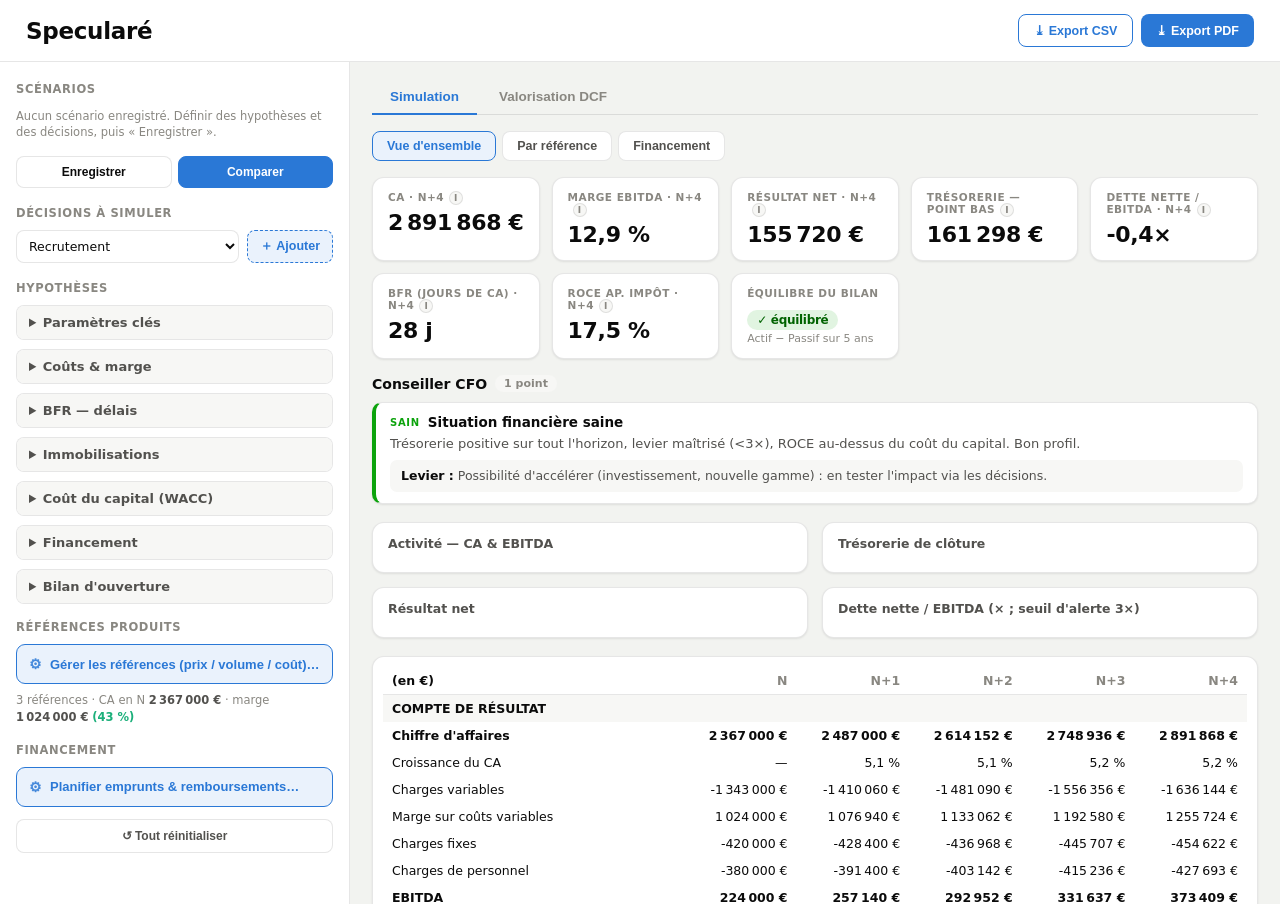
<file: index.html>
<!DOCTYPE html>
<!-- saved from url=(0115)file:///C:/Users/UTILISATEUR/Downloads/tony_starter_kit/tuteur_cfo/cours_modelisation_cfo/industriex_dashboard.html -->
<html lang="fr"><head><meta http-equiv="Content-Type" content="text/html; charset=UTF-8">

<meta name="viewport" content="width=device-width, initial-scale=1.0">
<title>Specularé — Business plan, financement &amp; valorisation</title>
<link rel="icon" href="data:image/svg+xml,%3Csvg xmlns='http://www.w3.org/2000/svg' viewBox='0 0 32 32'%3E%3Crect width='32' height='32' rx='7' fill='%230a2540'/%3E%3Ctext x='16' y='23' font-size='20' fill='white' text-anchor='middle' font-family='Georgia,serif'%3ES%3C/text%3E%3C/svg%3E">
<script src="chart.umd.min.js"></script>
<link rel="stylesheet" href="styles.css">
</head>
<body>
<header>
  <h1>Specularé</h1>
  <div class="hdr-actions">
    <button class="btn-export ghost" id="btnCsv">⤓ <span class="btn-word">Export </span>CSV</button>
    <button class="btn-export" id="btnExport">⤓ <span class="btn-word">Export </span>PDF</button>
  </div>
</header>

<div class="wrap">
  <aside>
    <div class="sheet-handle" id="sheetHandle" role="button" tabindex="0" aria-label="Ouvrir ou fermer les réglages">
      <span class="sheet-grip"></span><span class="sheet-title">Réglages</span>
    </div>
    <div class="aside-sec" data-view="sim">
    <div class="aside-h">Scénarios</div>
    <div id="scnList" class="scn-list"><div class="scn-empty">Aucun scénario enregistré. Définir des hypothèses et des décisions, puis « Enregistrer ».</div></div>
    <div class="scn-actions">
      <button class="scn-btn" id="btnSaveScn">Enregistrer</button>
      <button class="scn-btn primary" id="btnCompare">Comparer</button>
    </div>
    </div><!-- /aside-sec Scénarios -->
    <div class="aside-sec" data-view="sim">
    <div class="aside-h" style="margin-top:18px">Décisions à simuler</div>
    <div id="decisions"></div><!-- cartes générées dynamiquement par buildDecisions() depuis decInstances -->
    </div><!-- /aside-sec Décisions -->
    <div class="aside-h" style="margin-top:18px">Hypothèses</div>
    <div id="inputs"><details><summary>Paramètres clés</summary><div class="grp"><div class="ctrl">
        <label for="in_volN"><span>Volume vendu en N</span><b id="lab_volN">10 000</b></label>
        <div class="row">
          <input type="range" id="in_volN" min="0" max="50000" step="500" value="10000">
          <div class="stepper">
            <button type="button" class="st-btn" data-k="volN" data-d="-1">−</button>
            <input type="number" id="num_volN" class="numfield" min="0" max="50000" step="500" value="10000">
            <button type="button" class="st-btn" data-k="volN" data-d="1">+</button>
          </div>
        </div></div><div class="ctrl">
        <label for="in_gVol"><span>Croissance volumes</span><b id="lab_gVol">8 %</b></label>
        <div class="row">
          <input type="range" id="in_gVol" min="-10" max="30" step="0.5" value="8">
          <div class="stepper">
            <button type="button" class="st-btn" data-k="gVol" data-d="-1">−</button>
            <input type="number" id="num_gVol" class="numfield" min="-10" max="30" step="0.5" value="8">
            <button type="button" class="st-btn" data-k="gVol" data-d="1">+</button>
          </div>
        </div></div><div class="ctrl">
        <label for="in_prixN"><span>Prix unitaire en N</span><b id="lab_prixN">50&nbsp;€</b></label>
        <div class="row">
          <input type="range" id="in_prixN" min="0" max="500" step="5" value="50">
          <div class="stepper">
            <button type="button" class="st-btn" data-k="prixN" data-d="-1">−</button>
            <input type="number" id="num_prixN" class="numfield" min="0" max="500" step="5" value="50">
            <button type="button" class="st-btn" data-k="prixN" data-d="1">+</button>
          </div>
        </div></div><div class="ctrl">
        <label for="in_tauxCV"><span>Taux de charges variables<span class="tip" title="Part du chiffre d&#39;affaires consommée par les charges variables (matières, sous-traitance…). Ce qui reste = marge sur coûts variables.">i</span></span><b id="lab_tauxCV">45 %</b></label>
        <div class="row">
          <input type="range" id="in_tauxCV" min="10" max="90" step="1" value="45">
          <div class="stepper">
            <button type="button" class="st-btn" data-k="tauxCV" data-d="-1">−</button>
            <input type="number" id="num_tauxCV" class="numfield" min="10" max="90" step="1" value="45">
            <button type="button" class="st-btn" data-k="tauxCV" data-d="1">+</button>
          </div>
        </div></div><div class="ctrl">
        <label for="in_capex"><span>CAPEX courant / an</span><b id="lab_capex">150 000&nbsp;€</b></label>
        <div class="row">
          <input type="range" id="in_capex" min="0" max="1000000" step="10000" value="150000">
          <div class="stepper">
            <button type="button" class="st-btn" data-k="capex" data-d="-1">−</button>
            <input type="number" id="num_capex" class="numfield" min="0" max="1000000" step="10000" value="150000">
            <button type="button" class="st-btn" data-k="capex" data-d="1">+</button>
          </div>
        </div></div></div></details><details><summary>Coûts &amp; marge (avancé)</summary><div class="grp"><div class="ctrl">
        <label for="in_gPrix"><span>Croissance prix</span><b id="lab_gPrix">2 %</b></label>
        <div class="row">
          <input type="range" id="in_gPrix" min="-5" max="15" step="0.5" value="2">
          <div class="stepper">
            <button type="button" class="st-btn" data-k="gPrix" data-d="-1">−</button>
            <input type="number" id="num_gPrix" class="numfield" min="-5" max="15" step="0.5" value="2">
            <button type="button" class="st-btn" data-k="gPrix" data-d="1">+</button>
          </div>
        </div></div><div class="ctrl">
        <label for="in_cfN"><span>Charges fixes en N</span><b id="lab_cfN">120 000&nbsp;€</b></label>
        <div class="row">
          <input type="range" id="in_cfN" min="0" max="1000000" step="10000" value="120000">
          <div class="stepper">
            <button type="button" class="st-btn" data-k="cfN" data-d="-1">−</button>
            <input type="number" id="num_cfN" class="numfield" min="0" max="1000000" step="10000" value="120000">
            <button type="button" class="st-btn" data-k="cfN" data-d="1">+</button>
          </div>
        </div></div><div class="ctrl">
        <label for="in_inflCF"><span>Inflation charges fixes</span><b id="lab_inflCF">2 %</b></label>
        <div class="row">
          <input type="range" id="in_inflCF" min="0" max="10" step="0.5" value="2">
          <div class="stepper">
            <button type="button" class="st-btn" data-k="inflCF" data-d="-1">−</button>
            <input type="number" id="num_inflCF" class="numfield" min="0" max="10" step="0.5" value="2">
            <button type="button" class="st-btn" data-k="inflCF" data-d="1">+</button>
          </div>
        </div></div><div class="ctrl">
        <label for="in_persoN"><span>Charges de personnel en N</span><b id="lab_persoN">60 000&nbsp;€</b></label>
        <div class="row">
          <input type="range" id="in_persoN" min="0" max="1000000" step="10000" value="60000">
          <div class="stepper">
            <button type="button" class="st-btn" data-k="persoN" data-d="-1">−</button>
            <input type="number" id="num_persoN" class="numfield" min="0" max="1000000" step="10000" value="60000">
            <button type="button" class="st-btn" data-k="persoN" data-d="1">+</button>
          </div>
        </div></div><div class="ctrl">
        <label for="in_gPerso"><span>Croissance personnel</span><b id="lab_gPerso">3 %</b></label>
        <div class="row">
          <input type="range" id="in_gPerso" min="-5" max="15" step="0.5" value="3">
          <div class="stepper">
            <button type="button" class="st-btn" data-k="gPerso" data-d="-1">−</button>
            <input type="number" id="num_gPerso" class="numfield" min="-5" max="15" step="0.5" value="3">
            <button type="button" class="st-btn" data-k="gPerso" data-d="1">+</button>
          </div>
        </div></div><div class="ctrl">
        <label for="in_tauxIS"><span>Taux d'imposition (IS)</span><b id="lab_tauxIS">25 %</b></label>
        <div class="row">
          <input type="range" id="in_tauxIS" min="0" max="40" step="1" value="25">
          <div class="stepper">
            <button type="button" class="st-btn" data-k="tauxIS" data-d="-1">−</button>
            <input type="number" id="num_tauxIS" class="numfield" min="0" max="40" step="1" value="25">
            <button type="button" class="st-btn" data-k="tauxIS" data-d="1">+</button>
          </div>
        </div></div></div></details><details><summary>BFR — délais (avancé)</summary><div class="grp"><div class="ctrl">
        <label for="in_DSO"><span>DSO — délai clients<span class="tip" title="Days Sales Outstanding : délai moyen de paiement des clients, en jours. Plus il est élevé, plus le cash est immobilisé dans les créances.">i</span></span><b id="lab_DSO">45 j</b></label>
        <div class="row">
          <input type="range" id="in_DSO" min="0" max="180" step="5" value="45">
          <div class="stepper">
            <button type="button" class="st-btn" data-k="DSO" data-d="-1">−</button>
            <input type="number" id="num_DSO" class="numfield" min="0" max="180" step="5" value="45">
            <button type="button" class="st-btn" data-k="DSO" data-d="1">+</button>
          </div>
        </div></div><div class="ctrl">
        <label for="in_DPO"><span>DPO — délai fournisseurs<span class="tip" title="Days Payable Outstanding : délai moyen de paiement des fournisseurs. Plus il est élevé, mieux c&#39;est pour la trésorerie (on garde le cash plus longtemps).">i</span></span><b id="lab_DPO">60 j</b></label>
        <div class="row">
          <input type="range" id="in_DPO" min="0" max="180" step="5" value="60">
          <div class="stepper">
            <button type="button" class="st-btn" data-k="DPO" data-d="-1">−</button>
            <input type="number" id="num_DPO" class="numfield" min="0" max="180" step="5" value="60">
            <button type="button" class="st-btn" data-k="DPO" data-d="1">+</button>
          </div>
        </div></div><div class="ctrl">
        <label for="in_DIO"><span>DIO — durée de stockage<span class="tip" title="Days Inventory Outstanding : durée moyenne de stockage, en jours. Plus il est élevé, plus le stock gèle du cash.">i</span></span><b id="lab_DIO">30 j</b></label>
        <div class="row">
          <input type="range" id="in_DIO" min="0" max="180" step="5" value="30">
          <div class="stepper">
            <button type="button" class="st-btn" data-k="DIO" data-d="-1">−</button>
            <input type="number" id="num_DIO" class="numfield" min="0" max="180" step="5" value="30">
            <button type="button" class="st-btn" data-k="DIO" data-d="1">+</button>
          </div>
        </div></div></div></details><details><summary>Immobilisations (avancé)</summary><div class="grp"><div class="ctrl">
        <label for="in_immoOuv0"><span>Immos nettes ouverture N</span><b id="lab_immoOuv0">800 000&nbsp;€</b></label>
        <div class="row">
          <input type="range" id="in_immoOuv0" min="0" max="3000000" step="50000" value="800000">
          <div class="stepper">
            <button type="button" class="st-btn" data-k="immoOuv0" data-d="-1">−</button>
            <input type="number" id="num_immoOuv0" class="numfield" min="0" max="3000000" step="50000" value="800000">
            <button type="button" class="st-btn" data-k="immoOuv0" data-d="1">+</button>
          </div>
        </div></div><div class="ctrl">
        <label for="in_duree"><span>Durée d'amortissement</span><b id="lab_duree">8 ans</b></label>
        <div class="row">
          <input type="range" id="in_duree" min="1" max="25" step="1" value="8">
          <div class="stepper">
            <button type="button" class="st-btn" data-k="duree" data-d="-1">−</button>
            <input type="number" id="num_duree" class="numfield" min="1" max="25" step="1" value="8">
            <button type="button" class="st-btn" data-k="duree" data-d="1">+</button>
          </div>
        </div></div></div></details><details><summary>Financement (avancé)</summary><div class="grp"><div class="ctrl">
        <label for="in_detteOuv0"><span>Dette ouverture N</span><b id="lab_detteOuv0">500 000&nbsp;€</b></label>
        <div class="row">
          <input type="range" id="in_detteOuv0" min="0" max="3000000" step="50000" value="500000">
          <div class="stepper">
            <button type="button" class="st-btn" data-k="detteOuv0" data-d="-1">−</button>
            <input type="number" id="num_detteOuv0" class="numfield" min="0" max="3000000" step="50000" value="500000">
            <button type="button" class="st-btn" data-k="detteOuv0" data-d="1">+</button>
          </div>
        </div></div><div class="ctrl">
        <label for="in_tauxInt"><span>Taux d'intérêt (dette initiale)</span><b id="lab_tauxInt">4 %</b></label>
        <div class="row">
          <input type="range" id="in_tauxInt" min="0" max="15" step="0.25" value="4">
          <div class="stepper">
            <button type="button" class="st-btn" data-k="tauxInt" data-d="-1">−</button>
            <input type="number" id="num_tauxInt" class="numfield" min="0" max="15" step="0.25" value="4">
            <button type="button" class="st-btn" data-k="tauxInt" data-d="1">+</button>
          </div>
        </div></div><div class="ctrl">
        <label for="in_tauxIntNew"><span>Taux d'intérêt (nouveaux emprunts)</span><b id="lab_tauxIntNew">5,5 %</b></label>
        <div class="row">
          <input type="range" id="in_tauxIntNew" min="0" max="20" step="0.25" value="5.5">
          <div class="stepper">
            <button type="button" class="st-btn" data-k="tauxIntNew" data-d="-1">−</button>
            <input type="number" id="num_tauxIntNew" class="numfield" min="0" max="20" step="0.25" value="5.5">
            <button type="button" class="st-btn" data-k="tauxIntNew" data-d="1">+</button>
          </div>
        </div></div><div class="ctrl">
        <label for="in_wacc"><span>Coût du capital (WACC)<span class="tip" title="Coût Moyen Pondéré du Capital : rendement minimum attendu par les financeurs (dette + fonds propres). L&#39;entreprise crée de la valeur seulement si son ROCE dépasse ce seuil.">i</span></span><b id="lab_wacc">8 %</b></label>
        <div class="row">
          <input type="range" id="in_wacc" min="0" max="25" step="0.5" value="8">
          <div class="stepper">
            <button type="button" class="st-btn" data-k="wacc" data-d="-1">−</button>
            <input type="number" id="num_wacc" class="numfield" min="0" max="25" step="0.5" value="8">
            <button type="button" class="st-btn" data-k="wacc" data-d="1">+</button>
          </div>
        </div></div><div class="ctrl">
        <label for="in_tauxDiv"><span>Taux de dividende</span><b id="lab_tauxDiv">30 %</b></label>
        <div class="row">
          <input type="range" id="in_tauxDiv" min="0" max="100" step="5" value="30">
          <div class="stepper">
            <button type="button" class="st-btn" data-k="tauxDiv" data-d="-1">−</button>
            <input type="number" id="num_tauxDiv" class="numfield" min="0" max="100" step="5" value="30">
            <button type="button" class="st-btn" data-k="tauxDiv" data-d="1">+</button>
          </div>
        </div></div><div class="ctrl">
        <label for="in_rnN1"><span>Résultat net N-1</span><b id="lab_rnN1">180 000&nbsp;€</b></label>
        <div class="row">
          <input type="range" id="in_rnN1" min="-200000" max="500000" step="10000" value="180000">
          <div class="stepper">
            <button type="button" class="st-btn" data-k="rnN1" data-d="-1">−</button>
            <input type="number" id="num_rnN1" class="numfield" min="-200000" max="500000" step="10000" value="180000">
            <button type="button" class="st-btn" data-k="rnN1" data-d="1">+</button>
          </div>
        </div></div></div></details><details><summary>Bilan d'ouverture (avancé)</summary><div class="grp"><div class="ctrl">
        <label for="in_openStocks"><span>Stocks ouverture</span><b id="lab_openStocks">40 000&nbsp;€</b></label>
        <div class="row">
          <input type="range" id="in_openStocks" min="0" max="500000" step="5000" value="40000">
          <div class="stepper">
            <button type="button" class="st-btn" data-k="openStocks" data-d="-1">−</button>
            <input type="number" id="num_openStocks" class="numfield" min="0" max="500000" step="5000" value="40000">
            <button type="button" class="st-btn" data-k="openStocks" data-d="1">+</button>
          </div>
        </div></div><div class="ctrl">
        <label for="in_openCreances"><span>Créances clients ouverture</span><b id="lab_openCreances">60 000&nbsp;€</b></label>
        <div class="row">
          <input type="range" id="in_openCreances" min="0" max="500000" step="5000" value="60000">
          <div class="stepper">
            <button type="button" class="st-btn" data-k="openCreances" data-d="-1">−</button>
            <input type="number" id="num_openCreances" class="numfield" min="0" max="500000" step="5000" value="60000">
            <button type="button" class="st-btn" data-k="openCreances" data-d="1">+</button>
          </div>
        </div></div><div class="ctrl">
        <label for="in_tresoOuv0"><span>Trésorerie ouverture</span><b id="lab_tresoOuv0">50 000&nbsp;€</b></label>
        <div class="row">
          <input type="range" id="in_tresoOuv0" min="-500000" max="1000000" step="5000" value="50000">
          <div class="stepper">
            <button type="button" class="st-btn" data-k="tresoOuv0" data-d="-1">−</button>
            <input type="number" id="num_tresoOuv0" class="numfield" min="-500000" max="1000000" step="5000" value="50000">
            <button type="button" class="st-btn" data-k="tresoOuv0" data-d="1">+</button>
          </div>
        </div></div><div class="ctrl">
        <label for="in_openDettesF"><span>Dettes fournisseurs ouv.</span><b id="lab_openDettesF">45 000&nbsp;€</b></label>
        <div class="row">
          <input type="range" id="in_openDettesF" min="0" max="500000" step="5000" value="45000">
          <div class="stepper">
            <button type="button" class="st-btn" data-k="openDettesF" data-d="-1">−</button>
            <input type="number" id="num_openDettesF" class="numfield" min="0" max="500000" step="5000" value="45000">
            <button type="button" class="st-btn" data-k="openDettesF" data-d="1">+</button>
          </div>
        </div></div><div class="ctrl">
        <label for="in_cpOuv0"><span>Capitaux propres ouverture</span><b id="lab_cpOuv0">405 000&nbsp;€</b></label>
        <div class="row">
          <input type="range" id="in_cpOuv0" min="0" max="3000000" step="5000" value="405000">
          <div class="stepper">
            <button type="button" class="st-btn" data-k="cpOuv0" data-d="-1">−</button>
            <input type="number" id="num_cpOuv0" class="numfield" min="0" max="3000000" step="5000" value="405000">
            <button type="button" class="st-btn" data-k="cpOuv0" data-d="1">+</button>
          </div>
        </div></div></div></details></div>
    <div class="aside-sec" data-view="sim">
    <div class="aside-h" style="margin-top:16px">Références produits</div>
    <button class="fin-open" id="refOpen">Gérer les références (prix / volume / coût)…</button>
    <div class="ref-summary" id="refSummaryPanel"></div>
    </div><!-- /aside-sec Références -->
    <div class="aside-sec" data-view="sim">
    <div class="aside-h" style="margin-top:16px">Financement</div>
    <button class="fin-open" id="finOpen">Planifier emprunts &amp; remboursements…</button>
    </div><!-- /aside-sec Financement -->
    <button class="reset" id="reset" style="margin-top:12px">↺ Tout réinitialiser</button>
  </aside>

  <main>
    <nav class="tabs">
      <button class="tab on" data-view="sim">Simulation</button>
      <button class="tab" data-view="dcf">Valorisation DCF</button>
    </nav>
    <div class="view" id="view-sim">
    <div class="print-head" id="printHead"><div class="ph-co">Entreprise</div><div class="ph-sub">Business plan 5 ans · prévisions · édité le 15 juillet 2026</div></div>
    <div class="simbar" id="simbar"><span class="dot"></span><span id="simtxt"></span></div>
    <nav class="subtabs">
      <button class="subtab on" data-sub="apercu">Vue d'ensemble</button>
      <button class="subtab" data-sub="refs">Par référence</button>
      <button class="subtab" data-sub="fin">Financement</button>
    </nav>
    <div class="subview" id="sub-apercu">
    <div class="kpis" id="kpis"><div class="kpi"><div class="k-lab">CA (N+4)<span class="tip" title="Chiffre d&#39;affaires prévu en année N+4 (volume × prix).">i</span></div>
      <div class="k-val">736 319&nbsp;€</div></div><div class="kpi"><div class="k-lab">Marge EBITDA (N+4)<span class="tip" title="EBITDA / CA. Profitabilité opérationnelle avant amortissements, intérêts et impôts.">i</span></div>
      <div class="k-val">28,2 %</div></div><div class="kpi"><div class="k-lab">Résultat net (N+4)<span class="tip" title="Bénéfice final après charges financières et impôt.">i</span></div>
      <div class="k-val">62 146&nbsp;€</div></div><div class="kpi"><div class="k-lab">Trésorerie — point bas<span class="tip" title="Le plus bas niveau de trésorerie sur les 5 ans. S&#39;il est négatif, il dimensionne le financement à sécuriser.">i</span></div>
      <div class="k-val">-631 108&nbsp;€</div></div><div class="kpi"><div class="k-lab">Dette nette / EBITDA (N+4)<span class="tip" title="Nombre d&#39;années d&#39;EBITDA nécessaires pour rembourser la dette nette. Seuil d&#39;alerte bancaire ~3×.">i</span></div>
      <div class="k-val">3,0×</div></div><div class="kpi"><div class="k-lab">BFR (jours de CA, N+4)<span class="tip" title="Besoin en Fonds de Roulement en jours de CA : le cash immobilisé par le cycle (créances + stocks − dettes fournisseurs).">i</span></div>
      <div class="k-val">31 j</div></div><div class="kpi"><div class="k-lab">ROCE ap. impôt (N+4)<span class="tip" title="Return On Capital Employed : rentabilité des capitaux engagés, après impôt (NOPAT / (immos + BFR)). À comparer au WACC : ROCE &gt; WACC = création de valeur.">i</span></div>
      <div class="k-val">6,2 %</div></div><div class="kpi"><div class="k-lab">Équilibre du bilan</div>
    <div class="k-val"><span class="badge ok">✓ équilibré</span></div>
    <div class="k-sub">Actif − Passif sur 5 ans</div></div></div>
    <div class="conseil" id="conseil"></div>
    <div class="charts">
      <div class="card"><h3>Activité — CA &amp; EBITDA</h3><canvas id="cActivite"</canvas></div>
      <div class="card"><h3>Trésorerie de clôture</h3><canvas id="cTreso"</canvas></div>
      <div class="card"><h3>Résultat net</h3><canvas id="cRN"</canvas></div>
      <div class="card"><h3>Dette nette / EBITDA (× ; seuil d'alerte 3×)</h3><canvas id="cLevier"</canvas></div>
    </div>
    <div class="tblwrap">
      <table id="tbl"><tbody><tr><th>(en €)</th><th>N</th><th>N+1</th><th>N+2</th><th>N+3</th><th>N+4</th></tr><tr class=" tot"><td>Chiffre d'affaires</td><td class="">500 000&nbsp;€</td><td class="">550 800&nbsp;€</td><td class="">606 761&nbsp;€</td><td class="">668 408&nbsp;€</td><td class="">736 319&nbsp;€</td></tr><tr class=" "><td>Croissance du CA</td><td class="">—</td><td class="">10,2 %</td><td class="">10,2 %</td><td class="">10,2 %</td><td class="">10,2 %</td></tr><tr class=" "><td>Charges variables</td><td class="">-225 000&nbsp;€</td><td class="">-247 860&nbsp;€</td><td class="">-273 043&nbsp;€</td><td class="">-300 784&nbsp;€</td><td class="">-331 343&nbsp;€</td></tr><tr class=" "><td>Marge sur coûts variables</td><td class="">275 000&nbsp;€</td><td class="">302 940&nbsp;€</td><td class="">333 719&nbsp;€</td><td class="">367 625&nbsp;€</td><td class="">404 975&nbsp;€</td></tr><tr class=" "><td>Charges fixes</td><td class="">-120 000&nbsp;€</td><td class="">-122 400&nbsp;€</td><td class="">-124 848&nbsp;€</td><td class="">-127 345&nbsp;€</td><td class="">-129 892&nbsp;€</td></tr><tr class=" "><td>Charges de personnel</td><td class="">-60 000&nbsp;€</td><td class="">-61 800&nbsp;€</td><td class="">-63 654&nbsp;€</td><td class="">-65 564&nbsp;€</td><td class="">-67 531&nbsp;€</td></tr><tr class=" tot"><td>EBITDA</td><td class="pos">95 000&nbsp;€</td><td class="pos">118 740&nbsp;€</td><td class="pos">145 217&nbsp;€</td><td class="pos">174 716&nbsp;€</td><td class="pos">207 553&nbsp;€</td></tr><tr class=" "><td>Marge d'EBITDA</td><td class="">19,0 %</td><td class="">21,6 %</td><td class="">23,9 %</td><td class="">26,1 %</td><td class="">28,2 %</td></tr><tr class=" "><td>Dotation amortissements</td><td class="">-100 000&nbsp;€</td><td class="">-106 250&nbsp;€</td><td class="">-111 719&nbsp;€</td><td class="">-116 504&nbsp;€</td><td class="">-120 691&nbsp;€</td></tr><tr class=" tot"><td>EBIT</td><td class="neg">-5 000&nbsp;€</td><td class="pos">12 490&nbsp;€</td><td class="pos">33 498&nbsp;€</td><td class="pos">58 212&nbsp;€</td><td class="pos">86 862&nbsp;€</td></tr><tr class=" "><td>Charges financières</td><td class="">-20 000&nbsp;€</td><td class="">-16 000&nbsp;€</td><td class="">-12 000&nbsp;€</td><td class="">-8 000&nbsp;€</td><td class="">-4 000&nbsp;€</td></tr><tr class=" "><td>Résultat avant impôt</td><td class="neg">-25 000&nbsp;€</td><td class="neg">-3 510&nbsp;€</td><td class="pos">21 498&nbsp;€</td><td class="pos">50 212&nbsp;€</td><td class="pos">82 862&nbsp;€</td></tr><tr class=" "><td>Impôt sur les sociétés</td><td class="">-0&nbsp;€</td><td class="">-0&nbsp;€</td><td class="">-0&nbsp;€</td><td class="">-10 800&nbsp;€</td><td class="">-20 715&nbsp;€</td></tr><tr class=" tot"><td>RÉSULTAT NET</td><td class="neg">-25 000&nbsp;€</td><td class="neg">-3 510&nbsp;€</td><td class="pos">21 498&nbsp;€</td><td class="pos">39 412&nbsp;€</td><td class="pos">62 146&nbsp;€</td></tr><tr class="sec tot"><td>Trésorerie de clôture</td><td class="neg">-167 151&nbsp;€</td><td class="neg">-318 795&nbsp;€</td><td class="neg">-440 408&nbsp;€</td><td class="neg">-546 261&nbsp;€</td><td class="neg">-631 108&nbsp;€</td></tr><tr class=" "><td>BFR (jours de CA)</td><td class="">31 j</td><td class="">32 j</td><td class="">32 j</td><td class="">32 j</td><td class="">31 j</td></tr><tr class=" "><td>Dette nette</td><td class="">567 151&nbsp;€</td><td class="">618 795&nbsp;€</td><td class="">640 408&nbsp;€</td><td class="">646 261&nbsp;€</td><td class="">631 108&nbsp;€</td></tr><tr class=" "><td>Dette nette / EBITDA</td><td class="">6,0×</td><td class="">5,2×</td><td class="">4,4×</td><td class="">3,7×</td><td class="">3,0×</td></tr><tr class=" "><td>ROCE (après impôt)</td><td class="">-0,4 %</td><td class="">1,0 %</td><td class="">2,6 %</td><td class="">4,3 %</td><td class="">6,2 %</td></tr><tr class="sec "><td>Point mort (CA)</td><td class="">327 273&nbsp;€</td><td class="">334 909&nbsp;€</td><td class="">342 731&nbsp;€</td><td class="">350 743&nbsp;€</td><td class="">358 950&nbsp;€</td></tr><tr class=" "><td>Marge de sécurité</td><td class="">34,5 %</td><td class="">39,2 %</td><td class="">43,5 %</td><td class="">47,5 %</td><td class="">51,3 %</td></tr><tr class="sec tot"><td>Contrôle Actif − Passif</td><td class="">0&nbsp;€</td><td class="">0&nbsp;€</td><td class="">0&nbsp;€</td><td class="">0&nbsp;€</td><td class="">0&nbsp;€</td></tr></tbody></table>
    </div>
    </div><!-- /sub-apercu -->
    <div class="subview" id="sub-refs" hidden>
    <section class="fin-section">
      <h2 class="fin-sec-h">Analyse par référence <span id="refAnSub"></span></h2>
      <p class="fin-intro">Décomposition du chiffre d'affaires et de la marge par référence produit, sur tout l'horizon. Le <b>mix</b> montre comment le poids de chaque référence dans le CA évolue. Reflète les décisions actives (volume). Édite les références via <b>« Gérer les références »</b> (panneau de gauche).</p>
      <div class="kpis" id="refKpis"></div>
      <div class="charts">
        <div class="card"><h3>CA par référence</h3><canvas id="cRefCA"></canvas></div>
        <div class="card"><h3>Mix — poids dans le CA (%)</h3><canvas id="cRefMix"></canvas></div>
        <div class="card"><h3>Marge sur coûts variables par référence</h3><canvas id="cRefMarge"></canvas></div>
        <div class="card"><h3>Taux de marge par référence (%)</h3><canvas id="cRefTx"></canvas></div>
      </div>
      <div class="tblwrap"><table id="refTbl"></table></div>
    </section>
    </div><!-- /sub-refs -->
    <div class="subview" id="sub-fin" hidden>
    <section class="fin-section" id="finSection">
      <h2 class="fin-sec-h">Financement — portefeuille d'emprunts <span id="finSecSub"></span></h2>
      <p class="fin-intro">Analyse des emprunts configurés via <b>« Planifier emprunts &amp; remboursements »</b> (panneau de gauche). Chaque emprunt est en <b>annuités constantes</b> : l'annuité totale reste fixe, mais la part d'intérêts <b>baisse</b> et la part de capital remboursé <b>monte</b> au fil des années — jusqu'à un capital restant dû nul.</p>
      <div class="charts fin-charts">
        <div class="card"><h3>Capital restant dû</h3><canvas id="cResteDu"></canvas></div>
        <div class="card"><h3>Intérêts payés / an</h3><canvas id="cInterets"></canvas></div>
        <div class="card"><h3>Remboursement du capital / an</h3><canvas id="cCapital"></canvas></div>
      </div>
      <div class="tblwrap"><table id="finTbl"></table></div>
    </section>
    </div><!-- /sub-fin -->
    </div><!-- /view-sim -->

    <div class="view" id="view-dcf" hidden>
      <div class="dcf-intro">
        <h2 class="fin-sec-h">Valorisation par les flux de trésorerie actualisés (DCF)</h2>
        <p class="dcf-sub">Valeur de l'entreprise = somme des <b>flux de trésorerie disponibles (FCFF)</b> actualisés au coût du capital (WACC), + une <b>valeur terminale</b>.
          Règle WACC/g et le multiple de sortie dans les hypothèses (groupe « Valorisation DCF » à gauche).</p>
      </div>
      <div class="kpis" id="dcfKpis"></div>
      <div class="charts">
        <div class="card"><h3>Flux actualisés (PV) par année + valeur terminale</h3><canvas id="cDcfPV"></canvas></div>
        <div class="card"><h3>Pont de valeur : EV → valeur des capitaux propres</h3><canvas id="cDcfBridge"></canvas></div>
      </div>
      <div class="tblwrap"><table id="dcfTbl"></table></div>
      <h3 class="dcf-sens-h">Sensibilité de la valeur d'entreprise (EV) — WACC × croissance perpétuelle</h3>
      <div class="tblwrap"><table id="dcfSens" class="cmp-table"></table></div>
    </div><!-- /view-dcf -->
  </main>
</div>
<div class="print-foot" id="printFoot"></div>

<script src="app.js"></script>

</body></html>
</file>
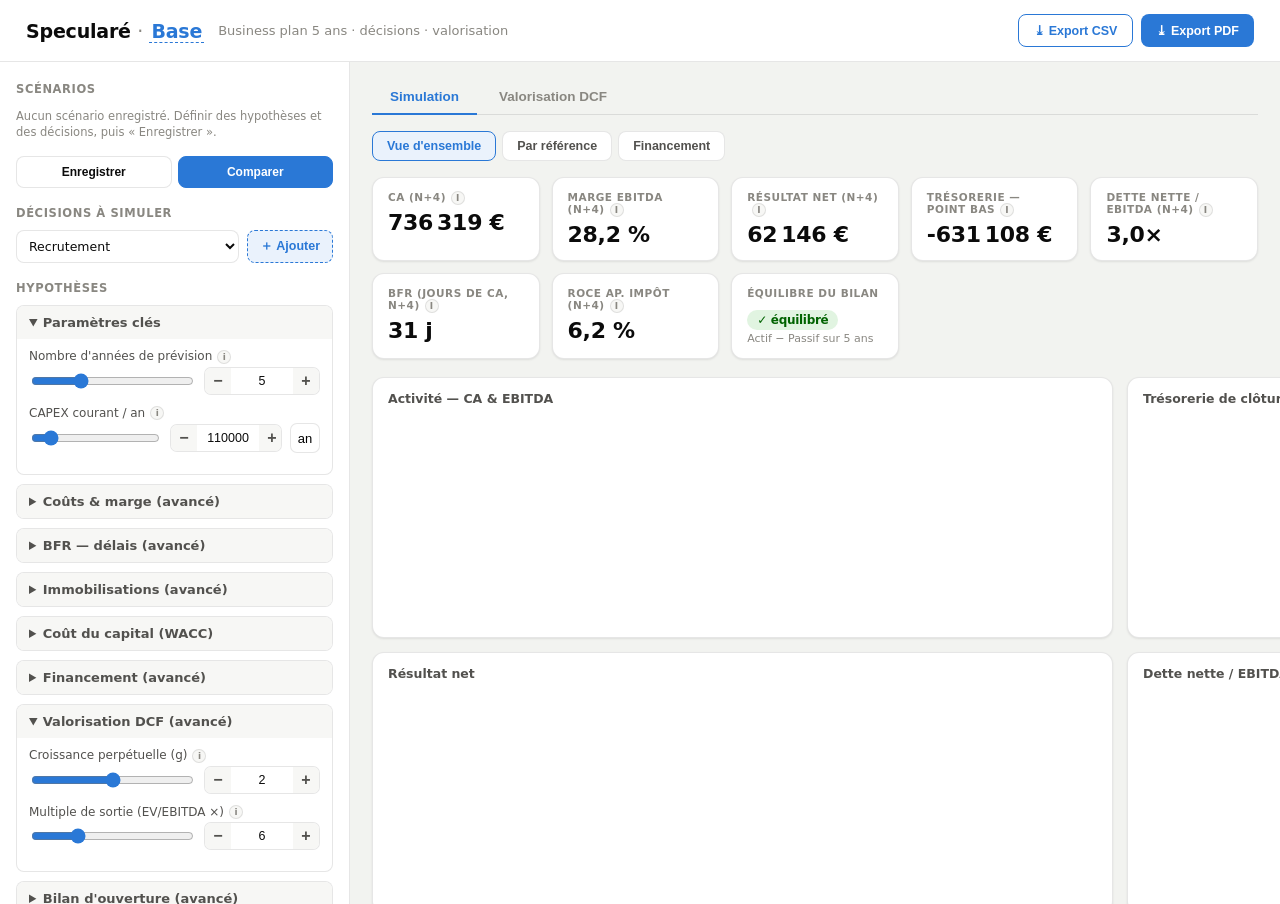
<file: Pilote PME industrielle — Business plan & simulateur de décisions.html>
<!DOCTYPE html>
<!-- saved from url=(0115)file:///C:/Users/UTILISATEUR/Downloads/tony_starter_kit/tuteur_cfo/cours_modelisation_cfo/industriex_dashboard.html -->
<html lang="fr"><head><meta http-equiv="Content-Type" content="text/html; charset=UTF-8">

<meta name="viewport" content="width=device-width, initial-scale=1.0">
<title>Specularé — Business plan, financement &amp; valorisation</title>
<link rel="icon" href="data:image/svg+xml,%3Csvg xmlns='http://www.w3.org/2000/svg' viewBox='0 0 32 32'%3E%3Crect width='32' height='32' rx='7' fill='%230a2540'/%3E%3Ctext x='16' y='23' font-size='20' fill='white' text-anchor='middle' font-family='Georgia,serif'%3ES%3C/text%3E%3C/svg%3E">
<script src="chart.umd.min.js"></script>
<style>
  /* ===== Thème SaaS clair — palette validée (dataviz) ===== */
  :root{
    --plane:#f2f3f0; --surface:#ffffff; --surface-2:#f7f7f5;
    --ink:#0b0b0b; --ink-2:#52514e; --muted:#898781;
    --grid:#e1e0d9; --axis:#c3c2b7; --border:rgba(11,11,11,.10);
    --blue:#2a78d6; --blue-soft:#eaf2fc; --aqua:#1baf7a; --yellow:#eda100;
    --good:#0ca30c; --good-text:#006300; --critical:#d03b3b; --warning:#fab219;
    --accent:var(--blue);
    --shadow:0 1px 2px rgba(11,11,11,.05), 0 1px 3px rgba(11,11,11,.04);
  }
  *{box-sizing:border-box}
  body{margin:0;font-family:system-ui,-apple-system,'Segoe UI',sans-serif;background:var(--plane);color:var(--ink)}
  header{padding:14px 26px;background:var(--surface);border-bottom:1px solid var(--border);
    display:flex;align-items:center;gap:14px;flex-wrap:wrap}
  header h1{font-size:19px;margin:0;letter-spacing:-.2px;font-weight:700}
  header .slogan{color:var(--muted);font-size:13px}
  header .co-sep{color:var(--muted);font-weight:400}
  #coName{color:var(--blue);border-bottom:1px dashed var(--blue);cursor:text;outline:none;padding:0 2px}
  #coName:focus{background:var(--blue-soft);border-radius:3px}
  .hdr-actions{margin-left:auto;display:flex;gap:8px}
  .btn-export{padding:8px 15px;background:var(--blue);color:#fff;border:none;
    border-radius:8px;cursor:pointer;font-size:12.5px;font-weight:600}
  .btn-export:hover{background:#1c5cab}
  .btn-export.ghost{background:var(--surface);color:var(--blue);border:1px solid var(--blue)}
  .btn-export.ghost:hover{background:var(--blue-soft)}
  .print-head{display:none}
  .wrap{display:grid;grid-template-columns:350px 1fr;gap:0;min-height:calc(100vh - 58px)}
  /* ---- Panneau gauche ---- */
  aside{background:var(--surface);border-right:1px solid var(--border);padding:16px;overflow-y:auto;max-height:calc(100vh - 58px)}
  .aside-h{font-size:11.5px;text-transform:uppercase;letter-spacing:.6px;color:var(--muted);margin:4px 0 10px;font-weight:700}
  /* décisions */
  .dec{border:1px solid var(--border);border-radius:10px;margin-bottom:9px;overflow:hidden;background:var(--surface);transition:.15s}
  .dec.on{border-color:var(--blue);box-shadow:0 0 0 1px var(--blue)}
  .dec.on .dec-head{background:var(--blue-soft)}
  .dec-head{padding:9px 10px;display:flex;align-items:center;gap:8px}
  .dec-chk{width:16px;height:16px;accent-color:var(--blue);cursor:pointer;flex:none}
  .dec-name{flex:1;min-width:0;border:1px solid transparent;background:transparent;font-weight:600;font-size:13.5px;color:var(--ink);border-radius:6px;padding:3px 6px;font-family:inherit}
  .dec-name:hover{border-color:var(--border)}
  .dec-name:focus{border-color:var(--blue);background:var(--surface);outline:none}
  .dec-del{flex:none;border:none;background:transparent;cursor:pointer;font-size:13px;opacity:.45;padding:2px 5px;border-radius:6px;line-height:1}
  .dec-del:hover{opacity:1;background:#fdecec}
  .dec-add{display:flex;gap:8px;margin-top:6px}
  .dec-add select{flex:1;min-width:0;padding:7px 8px;border:1px solid var(--border);border-radius:8px;background:var(--surface);color:var(--ink);font-size:12.5px;font-family:inherit}
  .dec-add-btn{flex:none;padding:7px 12px;border:1px dashed var(--blue);background:var(--blue-soft);color:var(--blue);border-radius:8px;cursor:pointer;font-weight:700;font-size:12.5px}
  .dec-add-btn:hover{background:var(--blue);color:#fff}
  .dec-body{padding:2px 12px 11px}
  .dec-desc{font-size:11.5px;color:var(--ink-2);margin:0 0 9px;line-height:1.4}
  .dp{display:flex;align-items:center;justify-content:space-between;gap:8px;margin-bottom:7px}
  .dp label{font-size:12px;color:var(--ink-2);flex:1}
  .dp select{width:96px;padding:4px 6px;background:var(--surface);border:1px solid var(--border);
    color:var(--ink);border-radius:6px;font-size:12px;text-align:right}
  .dp .stepper{margin-left:auto}
  .dp input:focus,.dp select:focus,.sched input:focus,.ctrl input:focus{outline:2px solid var(--blue-soft);border-color:var(--blue)}
  .dp-suf{display:none}
  /* échéancier de financement */
  .sched{font-size:11.5px}
  .sched-row{display:grid;grid-template-columns:86px repeat(5,1fr);gap:4px;align-items:center;margin-bottom:5px}
  .sched-row>span:first-child{color:var(--ink-2)}
  .sched-head{color:var(--muted);font-weight:600}
  .sched-head span{text-align:center}
  .sched input{width:100%;padding:3px 2px;background:var(--surface);border:1px solid var(--border);
    color:var(--ink);border-radius:5px;font-size:11px;text-align:right;font-variant-numeric:tabular-nums}
  .sched .note{color:var(--muted);font-size:10.5px;margin-top:4px;line-height:1.35}
  /* paramètres */
  details{margin-bottom:9px;border:1px solid var(--border);border-radius:8px;overflow:hidden;background:var(--surface)}
  summary{padding:9px 12px;cursor:pointer;font-weight:600;font-size:13px;background:var(--surface-2);color:var(--ink-2);user-select:none}
  summary:hover{color:var(--ink)}
  .grp{padding:10px 12px}
  .ctrl{margin-bottom:11px}
  .ctrl label{display:flex;justify-content:space-between;font-size:12px;color:var(--ink-2);margin-bottom:3px}
  .ctrl label b{color:var(--ink);font-weight:600;font-variant-numeric:tabular-nums}
  .ctrl .row{display:flex;align-items:center;gap:8px}
  .ctrl input[type=range]{flex:1;accent-color:var(--blue)}
  /* steppers − / + (sélection de nombres facile) */
  .stepper{display:flex;align-items:center;border:1px solid var(--border);border-radius:7px;overflow:hidden;background:var(--surface)}
  .st-btn{width:26px;height:26px;border:none;background:var(--surface-2);color:var(--ink-2);font-size:16px;
    line-height:1;cursor:pointer;font-weight:700;flex:none}
  .st-btn:hover{background:var(--blue-soft);color:var(--blue)}
  .numfield{width:62px;padding:3px 4px;border:none;background:transparent;color:var(--ink);
    font-size:12.5px;text-align:center;font-variant-numeric:tabular-nums}
  .numfield::-webkit-outer-spin-button,.numfield::-webkit-inner-spin-button{-webkit-appearance:none;margin:0}
  .numfield{-moz-appearance:textfield;appearance:textfield}
  .stepper.big{border-radius:9px}
  .stepper.big .st-btn{width:40px;height:40px;font-size:20px}
  .stepper.big .numfield{width:100%;font-size:15px}
  /* bouton « par année » + état overridé */
  .yr-btn{width:30px;height:30px;flex:none;border:1px solid var(--border);background:var(--surface);border-radius:7px;
    cursor:pointer;font-size:13px;line-height:1;padding:0}
  .yr-btn:hover{border-color:var(--blue)}
  .yr-btn.on{background:var(--blue-soft);border-color:var(--blue)}
  .ctrl.ov-on input[type=range],.ctrl.ov-on .stepper{opacity:.35;pointer-events:none}
  .ctrl.ov-on label b{color:var(--blue)}
  /* modale par année */
  .ym-mode{display:flex;gap:8px;margin-bottom:14px}
  .ym-apply{display:flex;align-items:center;gap:8px;font-size:12.5px;color:var(--ink-2);margin-bottom:12px;flex-wrap:wrap}
  .ym-apply .numfield{width:110px;border:1px solid var(--border);border-radius:6px;padding:4px 6px}
  .ym-years{display:grid;grid-template-columns:repeat(auto-fill,minmax(120px,1fr));gap:8px}
  .ym-year{display:flex;flex-direction:column;gap:4px;font-size:11px;color:var(--muted);font-weight:600}
  .ym-year .numfield{width:100%;border:1px solid var(--border);border-radius:6px;padding:5px 6px;text-align:right}
  .reset{width:100%;margin-top:6px;padding:9px;background:var(--surface);border:1px solid var(--border);
    color:var(--ink-2);border-radius:8px;cursor:pointer;font-size:12px;font-weight:600}
  .reset:hover{color:var(--blue);border-color:var(--blue)}
  /* bouton + modale financement */
  .opt-toggle{display:flex;align-items:center;gap:8px;font-size:12.5px;color:var(--ink-2);
    padding:8px 2px 4px;cursor:pointer;user-select:none}
  .opt-toggle input{accent-color:var(--blue);width:15px;height:15px;cursor:pointer}
  .opt-toggle span{color:var(--muted);font-size:11.5px}
  .tip{display:inline-flex;align-items:center;justify-content:center;width:14px;height:14px;border-radius:50%;
    background:var(--surface-2);color:var(--muted);font-size:9px;font-style:normal;font-weight:700;
    margin-left:5px;border:1px solid var(--border);cursor:help;vertical-align:middle;flex:none}
  .tip:hover{background:var(--blue);color:#fff;border-color:var(--blue)}
  .fin-open{width:100%;padding:11px 12px;background:var(--surface);border:1px solid var(--border);
    color:var(--ink);border-radius:9px;cursor:pointer;font-size:13px;font-weight:600;text-align:left}
  .fin-open:hover{border-color:var(--blue);color:var(--blue)}
  .modal-overlay{position:fixed;inset:0;background:rgba(11,11,11,.45);display:none;align-items:center;
    justify-content:center;z-index:50;padding:20px}
  .modal-overlay.open{display:flex}
  .modal{background:var(--surface);border-radius:16px;max-width:940px;width:100%;max-height:90vh;overflow-y:auto;
    box-shadow:0 20px 60px rgba(11,11,11,.3);padding:22px 24px}
  .modal-head{display:flex;align-items:center;justify-content:space-between;margin-bottom:4px}
  .modal-head h2{margin:0;font-size:19px}
  .modal-close{width:34px;height:34px;border:1px solid var(--border);background:var(--surface);border-radius:8px;
    cursor:pointer;font-size:15px;color:var(--ink-2)}
  .modal-close:hover{border-color:var(--critical);color:var(--critical)}
  .modal-sub{color:var(--ink-2);font-size:13px;margin:0 0 18px;line-height:1.5}
  .fin-grid{display:grid;grid-template-columns:repeat(auto-fit,minmax(160px,1fr));gap:14px}
  .fin-year{border:1px solid var(--border);border-radius:12px;padding:14px;background:var(--surface-2)}
  .fin-year-h{font-size:15px;font-weight:700;color:var(--blue);margin-bottom:8px;text-align:center}
  .fin-year label{display:block;font-size:10.5px;color:var(--muted);text-transform:uppercase;letter-spacing:.4px;
    font-weight:600;margin:10px 0 5px}
  .modal-foot{display:flex;align-items:center;justify-content:space-between;margin-top:20px;gap:12px;flex-wrap:wrap}
  #finSummary{font-size:13px;color:var(--ink-2)}
  #finSummary b{color:var(--ink)}
  .btn-primary{padding:10px 22px;background:var(--blue);color:#fff;border:none;border-radius:9px;
    cursor:pointer;font-size:13px;font-weight:600}
  .btn-primary:hover{background:#1c5cab}
  /* éditeur d'emprunts (modale) */
  .loan-card{border:1px solid var(--border);border-radius:12px;padding:14px 16px;margin-bottom:12px;background:var(--surface-2)}
  .loan-top{display:flex;align-items:center;gap:10px;margin-bottom:10px}
  .loan-nom{flex:1;font-size:14px;font-weight:700;color:var(--ink);border:1px solid var(--border);
    border-radius:7px;padding:6px 10px;background:var(--surface)}
  .loan-nom:focus{outline:2px solid var(--blue-soft);border-color:var(--blue)}
  .loan-del{width:30px;height:30px;border:1px solid var(--border);background:var(--surface);border-radius:7px;
    cursor:pointer;color:var(--muted);font-size:13px;flex:none}
  .loan-del:hover{border-color:var(--critical);color:var(--critical)}
  .loan-grid{display:grid;grid-template-columns:repeat(auto-fit,minmax(150px,1fr));gap:12px;align-items:end;margin-bottom:10px}
  .loan-grid>label{display:flex;flex-direction:column;gap:5px;font-size:11px;color:var(--muted);
    text-transform:uppercase;letter-spacing:.4px;font-weight:600}
  .loan-mode{display:flex;align-items:center;gap:8px;margin-bottom:10px;font-size:12px;color:var(--ink-2)}
  .loan-modebtn{padding:5px 12px;border:1px solid var(--border);background:var(--surface);color:var(--ink-2);
    border-radius:20px;cursor:pointer;font-size:12px;font-weight:600}
  .loan-modebtn:hover{border-color:var(--blue);color:var(--blue)}
  .loan-modebtn.on{background:var(--blue);color:#fff;border-color:var(--blue)}
  .loan-calc{display:flex;flex-direction:column;justify-content:center;gap:3px;font-size:11px;color:var(--muted);
    text-transform:uppercase;letter-spacing:.4px;font-weight:600}
  .loan-calc b{font-size:15px;color:var(--blue);text-transform:none;letter-spacing:0}
  .loan-sel{padding:5px 8px;border:1px solid var(--border);border-radius:7px;background:var(--surface);
    color:var(--ink);font-size:13px;font-weight:600;cursor:pointer}
  .loan-card .stepper{width:100%}
  .loan-card .numfield{width:100%}
  /* références produits */
  .ref-summary{margin-top:8px;font-size:11.5px;color:var(--muted);line-height:1.5}
  .ref-summary b{color:var(--ink-2)}
  .ref-tx{color:var(--aqua);font-weight:700}
  .ref-card{border:1px solid var(--border);border-radius:12px;padding:14px 16px;margin-bottom:12px;background:var(--surface-2)}
  .ref-metric{border-top:1px solid var(--border);padding-top:10px;margin-top:10px}
  .ref-metric-head{display:flex;align-items:center;justify-content:space-between;gap:8px;margin-bottom:8px}
  .ref-metric-lab{font-size:11px;color:var(--ink-2);text-transform:uppercase;letter-spacing:.4px;font-weight:700}
  .ref-yr{padding:4px 10px;border:1px solid var(--border);background:var(--surface);color:var(--muted);
    border-radius:20px;cursor:pointer;font-size:11px;font-weight:600}
  .ref-yr:hover{border-color:var(--blue);color:var(--blue)}
  .ref-yr.on{background:var(--blue);color:#fff;border-color:var(--blue)}
  .ref-auto{display:grid;grid-template-columns:1fr 1fr;gap:12px}
  .ref-auto>label{display:flex;flex-direction:column;gap:5px;font-size:11px;color:var(--muted);
    text-transform:uppercase;letter-spacing:.4px;font-weight:600}
  .ref-auto .stepper,.ref-auto .numfield{width:100%}
  .ref-years{display:grid;grid-template-columns:repeat(auto-fill,minmax(110px,1fr));gap:8px}
  .ref-card-foot{border-top:1px solid var(--border);margin-top:12px;padding-top:9px;font-size:12px;color:var(--muted)}
  .ref-card-foot b{color:var(--blue)}
  /* poste d'hypothèse calculé (lecture seule) */
  .ctrl-derived{background:var(--surface-2);border:1px dashed var(--border);border-radius:8px;padding:8px 10px}
  .ctrl-derived label{display:flex;justify-content:space-between;align-items:center;gap:8px;margin:0}
  .ctrl-derived b{color:var(--blue);font-size:14px}
  /* section financement (dashboard) */
  .fin-section{margin-top:0}
  .fin-sec-h{font-size:16px;font-weight:700;color:var(--ink);margin:0 0 10px}
  .fin-sec-h span{font-size:12.5px;font-weight:500;color:var(--muted)}
  .fin-charts{grid-template-columns:repeat(3,1fr)}
  @media(max-width:900px){.fin-charts{grid-template-columns:1fr}}
  /* onglets */
  .tabs{display:flex;gap:4px;margin-bottom:16px;border-bottom:1px solid var(--border)}
  .tab{padding:9px 18px;background:none;border:none;border-bottom:2px solid transparent;cursor:pointer;
    font-size:13.5px;font-weight:600;color:var(--muted);margin-bottom:-1px}
  .tab:hover{color:var(--ink)}
  .tab.on{color:var(--blue);border-bottom-color:var(--blue)}
  .view[hidden]{display:none}
  /* sous-onglets (dans Simulation) */
  .subtabs{display:flex;gap:6px;margin-bottom:16px}
  .subtab{padding:7px 14px;background:var(--surface);border:1px solid var(--border);border-radius:8px;
    cursor:pointer;font-size:12.5px;font-weight:600;color:var(--ink-2)}
  .subtab:hover{border-color:var(--blue);color:var(--blue)}
  .subtab.on{background:var(--blue-soft);border-color:var(--blue);color:var(--blue)}
  .subview[hidden]{display:none}
  .fin-intro{color:var(--ink-2);font-size:13px;margin:0 0 16px;line-height:1.55;max-width:840px}
  .dcf-sub{color:var(--ink-2);font-size:13px;margin:0 0 16px;line-height:1.5;max-width:820px}
  .dcf-sens-h{font-size:13px;color:var(--ink-2);font-weight:600;margin:22px 0 10px}
  /* scénarios */
  .scn-list{margin-bottom:8px}
  .scn{display:flex;align-items:center;gap:8px;padding:7px 9px;border:1px solid var(--border);
    border-radius:8px;margin-bottom:6px;background:var(--surface);font-size:12.5px}
  .scn input[type=checkbox]{accent-color:var(--blue);width:15px;height:15px;flex:none;cursor:pointer}
  .scn .scn-name{flex:1;cursor:pointer;color:var(--ink);font-weight:600;white-space:nowrap;overflow:hidden;text-overflow:ellipsis}
  .scn .scn-name:hover{color:var(--blue)}
  .scn{gap:5px}
  .scn .scn-ic{border:none;background:none;color:var(--muted);cursor:pointer;font-size:13px;flex:none;padding:0 3px;line-height:1}
  .scn .scn-ic:hover{color:var(--blue)}
  .scn .scn-del:hover{color:var(--critical)}
  .scn-empty{font-size:11.5px;color:var(--muted);padding:2px 0 8px;line-height:1.4}
  .scn-actions{display:flex;gap:6px}
  .scn-btn{flex:1;padding:8px;border:1px solid var(--border);background:var(--surface);color:var(--ink);
    border-radius:8px;cursor:pointer;font-size:12px;font-weight:600}
  .scn-btn:hover{border-color:var(--blue);color:var(--blue)}
  .scn-btn.primary{background:var(--blue);color:#fff;border-color:var(--blue)}
  .scn-btn.primary:hover{background:#1c5cab;color:#fff}
  /* tableau de comparaison */
  .cmp-table{width:100%;border-collapse:collapse;font-size:13px;margin-bottom:22px}
  .cmp-table th,.cmp-table td{padding:8px 12px;text-align:right;border-bottom:1px solid var(--border);
    font-variant-numeric:tabular-nums;white-space:nowrap}
  .cmp-table th:first-child,.cmp-table td:first-child{text-align:left;color:var(--ink)}
  .cmp-table thead th{color:var(--ink);font-weight:700;border-bottom:2px solid var(--border)}
  .cmp-table .best{color:var(--good-text);font-weight:700}
  .cmp-table th.cmp-cur{color:var(--blue)}
  .modal select{padding:5px 9px;border:1px solid var(--border);border-radius:7px;background:var(--surface);
    color:var(--ink);font-size:12.5px;font-weight:600;cursor:pointer}
  /* ---- Résultats ---- */
  main{padding:18px 22px;overflow-y:auto;max-height:calc(100vh - 58px)}
  .simbar{display:none;align-items:center;gap:10px;background:var(--blue-soft);border:1px solid var(--border);
    border-radius:10px;padding:10px 14px;margin-bottom:14px;font-size:13px;color:var(--ink-2)}
  .simbar.on{display:flex}
  .simbar .dot{width:8px;height:8px;border-radius:50%;background:var(--blue);flex:none}
  .kpis{display:grid;grid-template-columns:repeat(auto-fit,minmax(158px,1fr));gap:12px;margin-bottom:16px}
  .kpi{background:var(--surface);border:1px solid var(--border);border-radius:12px;padding:13px 15px;box-shadow:var(--shadow)}
  .kpi .k-lab{font-size:10.5px;color:var(--muted);text-transform:uppercase;letter-spacing:.5px;font-weight:600}
  .kpi .k-val{font-size:22px;font-weight:700;margin-top:5px;color:var(--ink);letter-spacing:-.3px}
  .kpi .k-sub{font-size:11px;color:var(--muted);margin-top:2px}
  .kpi .k-delta{display:inline-block;font-size:11px;font-weight:700;margin-top:7px;padding:2px 8px;border-radius:20px}
  .kpi .k-delta.good{color:var(--good-text);background:rgba(12,163,12,.12)}
  .kpi .k-delta.bad{color:var(--critical);background:rgba(208,59,59,.12)}
  .kpi .k-delta.flat{color:var(--muted);background:var(--surface-2)}
  .badge{display:inline-block;padding:3px 10px;border-radius:20px;font-size:12px;font-weight:600}
  .badge.ok{background:rgba(12,163,12,.12);color:var(--good-text)}
  .badge.ko{background:rgba(208,59,59,.12);color:var(--critical)}
  /* conseiller CFO */
  .conseil{margin-bottom:18px}
  .conseil-h{font-size:14px;font-weight:700;color:var(--ink);margin-bottom:10px;display:flex;align-items:center;gap:8px}
  .conseil-count{font-size:11px;font-weight:600;color:var(--muted);background:var(--surface-2);padding:2px 9px;border-radius:20px}
  .finding{background:var(--surface);border:1px solid var(--border);border-left:4px solid var(--muted);
    border-radius:10px;padding:11px 14px;margin-bottom:8px;box-shadow:var(--shadow)}
  .finding.critical{border-left-color:var(--critical)}
  .finding.serious{border-left-color:#ec835a}
  .finding.warning{border-left-color:var(--warning)}
  .finding.info{border-left-color:var(--blue)}
  .finding.good{border-left-color:var(--good)}
  .f-titre{font-weight:700;font-size:13.5px;color:var(--ink);margin-bottom:4px}
  .f-sev{display:inline-block;font-size:10px;font-weight:700;letter-spacing:.07em;text-transform:uppercase;color:var(--muted);margin-right:8px;vertical-align:1px}
  .finding.critical .f-sev{color:var(--critical)}
  .finding.serious .f-sev{color:#ec835a}
  .finding.warning .f-sev{color:var(--warning)}
  .finding.info .f-sev{color:var(--blue)}
  .finding.good .f-sev{color:var(--good)}
  .f-constat{font-size:13px;color:var(--ink-2);line-height:1.5;margin-bottom:6px}
  .f-levier{font-size:12.5px;color:var(--ink-2);line-height:1.5;background:var(--surface-2);padding:7px 11px;border-radius:7px}
  .f-levier b{color:var(--ink)}
  .charts{display:grid;grid-template-columns:1fr 1fr;gap:14px;margin-bottom:18px}
  .card{background:var(--surface);border:1px solid var(--border);border-radius:12px;padding:13px 15px;box-shadow:var(--shadow)}
  .card h3{margin:0 0 8px;font-size:12.5px;color:var(--ink-2);font-weight:600}
  .card canvas{max-height:210px}
  table{width:100%;border-collapse:collapse;font-size:12.5px;font-variant-numeric:tabular-nums}
  .tblwrap{background:var(--surface);border:1px solid var(--border);border-radius:12px;padding:10px;overflow-x:auto;box-shadow:var(--shadow)}
  th,td{padding:6px 9px;text-align:right;white-space:nowrap}
  th{color:var(--muted);font-weight:600;border-bottom:1px solid var(--border)}
  td:first-child,th:first-child{text-align:left;color:var(--ink)}
  tr.sec td{background:var(--surface-2);font-weight:700;border-top:1px solid var(--border);color:var(--ink)}
  tr.tot td{font-weight:700;color:var(--ink)}
  .pos{color:var(--good-text)} .neg{color:var(--critical)}
  @media(max-width:900px){.wrap{grid-template-columns:1fr}aside{max-height:none}.charts{grid-template-columns:1fr}}
  /* ---- Impression / export PDF (présentation banque) ---- */
  @media print{
    @page{size:A4;margin:12mm}
    *{-webkit-print-color-adjust:exact;print-color-adjust:exact}
    html,body{background:#fff;width:auto;overflow:visible}
    aside,.reset,.simbar,header,.btn-export,.conseil{display:none!important}
    .wrap{grid-template-columns:1fr;min-height:0}
    main{max-height:none;overflow:visible;padding:0;width:auto;max-width:100%}
    .kpi,.card,.tblwrap,.finding{box-shadow:none;break-inside:avoid}
    .charts{grid-template-columns:minmax(0,1fr) minmax(0,1fr)}
    .charts canvas{width:100%!important;height:auto!important;max-width:100%}
    .tblwrap{overflow:visible}
    .print-head{display:block;margin-bottom:16px;padding-bottom:10px;border-bottom:2px solid var(--ink)}
    .print-head .ph-co{font-size:23px;font-weight:700}
    .print-head .ph-sub{font-size:12px;color:var(--ink-2);margin-top:3px}
  }
</style>
</head>
<body>
<header>
  <h1>Specularé <span class="co-sep">·</span> <span id="coName" contenteditable="true" spellcheck="false" title="Cliquer pour renommer l&#39;entreprise">Base</span></h1>
  <span class="slogan" id="slogan">Business plan 5 ans · décisions · valorisation</span>
  <div class="hdr-actions">
    <button class="btn-export ghost" id="btnCsv">⤓ Export CSV</button>
    <button class="btn-export" id="btnExport">⤓ Export PDF</button>
  </div>
</header>

<div class="wrap">
  <aside>
    <div class="aside-sec" data-view="sim">
    <div class="aside-h">Scénarios</div>
    <div id="scnList" class="scn-list"><div class="scn-empty">Aucun scénario enregistré. Définir des hypothèses et des décisions, puis « Enregistrer ».</div></div>
    <div class="scn-actions">
      <button class="scn-btn" id="btnSaveScn">Enregistrer</button>
      <button class="scn-btn primary" id="btnCompare">Comparer</button>
    </div>
    </div><!-- /aside-sec Scénarios -->
    <div class="aside-sec" data-view="sim">
    <div class="aside-h" style="margin-top:18px">Décisions à simuler</div>
    <div id="decisions"></div><!-- cartes générées dynamiquement par buildDecisions() depuis decInstances -->
    </div><!-- /aside-sec Décisions -->
    <div class="aside-h" style="margin-top:18px">Hypothèses</div>
    <div id="inputs"><details open=""><summary>Paramètres clés</summary><div class="grp"><div class="ctrl">
        <label for="in_volN"><span>Volume vendu en N</span><b id="lab_volN">10 000</b></label>
        <div class="row">
          <input type="range" id="in_volN" min="0" max="50000" step="500" value="10000">
          <div class="stepper">
            <button type="button" class="st-btn" data-k="volN" data-d="-1">−</button>
            <input type="number" id="num_volN" class="numfield" min="0" max="50000" step="500" value="10000">
            <button type="button" class="st-btn" data-k="volN" data-d="1">+</button>
          </div>
        </div></div><div class="ctrl">
        <label for="in_gVol"><span>Croissance volumes</span><b id="lab_gVol">8 %</b></label>
        <div class="row">
          <input type="range" id="in_gVol" min="-10" max="30" step="0.5" value="8">
          <div class="stepper">
            <button type="button" class="st-btn" data-k="gVol" data-d="-1">−</button>
            <input type="number" id="num_gVol" class="numfield" min="-10" max="30" step="0.5" value="8">
            <button type="button" class="st-btn" data-k="gVol" data-d="1">+</button>
          </div>
        </div></div><div class="ctrl">
        <label for="in_prixN"><span>Prix unitaire en N</span><b id="lab_prixN">50&nbsp;€</b></label>
        <div class="row">
          <input type="range" id="in_prixN" min="0" max="500" step="5" value="50">
          <div class="stepper">
            <button type="button" class="st-btn" data-k="prixN" data-d="-1">−</button>
            <input type="number" id="num_prixN" class="numfield" min="0" max="500" step="5" value="50">
            <button type="button" class="st-btn" data-k="prixN" data-d="1">+</button>
          </div>
        </div></div><div class="ctrl">
        <label for="in_tauxCV"><span>Taux de charges variables<span class="tip" title="Part du chiffre d&#39;affaires consommée par les charges variables (matières, sous-traitance…). Ce qui reste = marge sur coûts variables.">i</span></span><b id="lab_tauxCV">45 %</b></label>
        <div class="row">
          <input type="range" id="in_tauxCV" min="10" max="90" step="1" value="45">
          <div class="stepper">
            <button type="button" class="st-btn" data-k="tauxCV" data-d="-1">−</button>
            <input type="number" id="num_tauxCV" class="numfield" min="10" max="90" step="1" value="45">
            <button type="button" class="st-btn" data-k="tauxCV" data-d="1">+</button>
          </div>
        </div></div><div class="ctrl">
        <label for="in_capex"><span>CAPEX courant / an</span><b id="lab_capex">150 000&nbsp;€</b></label>
        <div class="row">
          <input type="range" id="in_capex" min="0" max="1000000" step="10000" value="150000">
          <div class="stepper">
            <button type="button" class="st-btn" data-k="capex" data-d="-1">−</button>
            <input type="number" id="num_capex" class="numfield" min="0" max="1000000" step="10000" value="150000">
            <button type="button" class="st-btn" data-k="capex" data-d="1">+</button>
          </div>
        </div></div></div></details><details><summary>Coûts &amp; marge (avancé)</summary><div class="grp"><div class="ctrl">
        <label for="in_gPrix"><span>Croissance prix</span><b id="lab_gPrix">2 %</b></label>
        <div class="row">
          <input type="range" id="in_gPrix" min="-5" max="15" step="0.5" value="2">
          <div class="stepper">
            <button type="button" class="st-btn" data-k="gPrix" data-d="-1">−</button>
            <input type="number" id="num_gPrix" class="numfield" min="-5" max="15" step="0.5" value="2">
            <button type="button" class="st-btn" data-k="gPrix" data-d="1">+</button>
          </div>
        </div></div><div class="ctrl">
        <label for="in_cfN"><span>Charges fixes en N</span><b id="lab_cfN">120 000&nbsp;€</b></label>
        <div class="row">
          <input type="range" id="in_cfN" min="0" max="1000000" step="10000" value="120000">
          <div class="stepper">
            <button type="button" class="st-btn" data-k="cfN" data-d="-1">−</button>
            <input type="number" id="num_cfN" class="numfield" min="0" max="1000000" step="10000" value="120000">
            <button type="button" class="st-btn" data-k="cfN" data-d="1">+</button>
          </div>
        </div></div><div class="ctrl">
        <label for="in_inflCF"><span>Inflation charges fixes</span><b id="lab_inflCF">2 %</b></label>
        <div class="row">
          <input type="range" id="in_inflCF" min="0" max="10" step="0.5" value="2">
          <div class="stepper">
            <button type="button" class="st-btn" data-k="inflCF" data-d="-1">−</button>
            <input type="number" id="num_inflCF" class="numfield" min="0" max="10" step="0.5" value="2">
            <button type="button" class="st-btn" data-k="inflCF" data-d="1">+</button>
          </div>
        </div></div><div class="ctrl">
        <label for="in_persoN"><span>Charges de personnel en N</span><b id="lab_persoN">60 000&nbsp;€</b></label>
        <div class="row">
          <input type="range" id="in_persoN" min="0" max="1000000" step="10000" value="60000">
          <div class="stepper">
            <button type="button" class="st-btn" data-k="persoN" data-d="-1">−</button>
            <input type="number" id="num_persoN" class="numfield" min="0" max="1000000" step="10000" value="60000">
            <button type="button" class="st-btn" data-k="persoN" data-d="1">+</button>
          </div>
        </div></div><div class="ctrl">
        <label for="in_gPerso"><span>Croissance personnel</span><b id="lab_gPerso">3 %</b></label>
        <div class="row">
          <input type="range" id="in_gPerso" min="-5" max="15" step="0.5" value="3">
          <div class="stepper">
            <button type="button" class="st-btn" data-k="gPerso" data-d="-1">−</button>
            <input type="number" id="num_gPerso" class="numfield" min="-5" max="15" step="0.5" value="3">
            <button type="button" class="st-btn" data-k="gPerso" data-d="1">+</button>
          </div>
        </div></div><div class="ctrl">
        <label for="in_tauxIS"><span>Taux d'imposition (IS)</span><b id="lab_tauxIS">25 %</b></label>
        <div class="row">
          <input type="range" id="in_tauxIS" min="0" max="40" step="1" value="25">
          <div class="stepper">
            <button type="button" class="st-btn" data-k="tauxIS" data-d="-1">−</button>
            <input type="number" id="num_tauxIS" class="numfield" min="0" max="40" step="1" value="25">
            <button type="button" class="st-btn" data-k="tauxIS" data-d="1">+</button>
          </div>
        </div></div></div></details><details><summary>BFR — délais (avancé)</summary><div class="grp"><div class="ctrl">
        <label for="in_DSO"><span>DSO — délai clients<span class="tip" title="Days Sales Outstanding : délai moyen de paiement des clients, en jours. Plus il est élevé, plus le cash est immobilisé dans les créances.">i</span></span><b id="lab_DSO">45 j</b></label>
        <div class="row">
          <input type="range" id="in_DSO" min="0" max="180" step="5" value="45">
          <div class="stepper">
            <button type="button" class="st-btn" data-k="DSO" data-d="-1">−</button>
            <input type="number" id="num_DSO" class="numfield" min="0" max="180" step="5" value="45">
            <button type="button" class="st-btn" data-k="DSO" data-d="1">+</button>
          </div>
        </div></div><div class="ctrl">
        <label for="in_DPO"><span>DPO — délai fournisseurs<span class="tip" title="Days Payable Outstanding : délai moyen de paiement des fournisseurs. Plus il est élevé, mieux c&#39;est pour la trésorerie (on garde le cash plus longtemps).">i</span></span><b id="lab_DPO">60 j</b></label>
        <div class="row">
          <input type="range" id="in_DPO" min="0" max="180" step="5" value="60">
          <div class="stepper">
            <button type="button" class="st-btn" data-k="DPO" data-d="-1">−</button>
            <input type="number" id="num_DPO" class="numfield" min="0" max="180" step="5" value="60">
            <button type="button" class="st-btn" data-k="DPO" data-d="1">+</button>
          </div>
        </div></div><div class="ctrl">
        <label for="in_DIO"><span>DIO — durée de stockage<span class="tip" title="Days Inventory Outstanding : durée moyenne de stockage, en jours. Plus il est élevé, plus le stock gèle du cash.">i</span></span><b id="lab_DIO">30 j</b></label>
        <div class="row">
          <input type="range" id="in_DIO" min="0" max="180" step="5" value="30">
          <div class="stepper">
            <button type="button" class="st-btn" data-k="DIO" data-d="-1">−</button>
            <input type="number" id="num_DIO" class="numfield" min="0" max="180" step="5" value="30">
            <button type="button" class="st-btn" data-k="DIO" data-d="1">+</button>
          </div>
        </div></div></div></details><details><summary>Immobilisations (avancé)</summary><div class="grp"><div class="ctrl">
        <label for="in_immoOuv0"><span>Immos nettes ouverture N</span><b id="lab_immoOuv0">800 000&nbsp;€</b></label>
        <div class="row">
          <input type="range" id="in_immoOuv0" min="0" max="3000000" step="50000" value="800000">
          <div class="stepper">
            <button type="button" class="st-btn" data-k="immoOuv0" data-d="-1">−</button>
            <input type="number" id="num_immoOuv0" class="numfield" min="0" max="3000000" step="50000" value="800000">
            <button type="button" class="st-btn" data-k="immoOuv0" data-d="1">+</button>
          </div>
        </div></div><div class="ctrl">
        <label for="in_duree"><span>Durée d'amortissement</span><b id="lab_duree">8 ans</b></label>
        <div class="row">
          <input type="range" id="in_duree" min="1" max="25" step="1" value="8">
          <div class="stepper">
            <button type="button" class="st-btn" data-k="duree" data-d="-1">−</button>
            <input type="number" id="num_duree" class="numfield" min="1" max="25" step="1" value="8">
            <button type="button" class="st-btn" data-k="duree" data-d="1">+</button>
          </div>
        </div></div></div></details><details><summary>Financement (avancé)</summary><div class="grp"><div class="ctrl">
        <label for="in_detteOuv0"><span>Dette ouverture N</span><b id="lab_detteOuv0">500 000&nbsp;€</b></label>
        <div class="row">
          <input type="range" id="in_detteOuv0" min="0" max="3000000" step="50000" value="500000">
          <div class="stepper">
            <button type="button" class="st-btn" data-k="detteOuv0" data-d="-1">−</button>
            <input type="number" id="num_detteOuv0" class="numfield" min="0" max="3000000" step="50000" value="500000">
            <button type="button" class="st-btn" data-k="detteOuv0" data-d="1">+</button>
          </div>
        </div></div><div class="ctrl">
        <label for="in_tauxInt"><span>Taux d'intérêt (dette initiale)</span><b id="lab_tauxInt">4 %</b></label>
        <div class="row">
          <input type="range" id="in_tauxInt" min="0" max="15" step="0.25" value="4">
          <div class="stepper">
            <button type="button" class="st-btn" data-k="tauxInt" data-d="-1">−</button>
            <input type="number" id="num_tauxInt" class="numfield" min="0" max="15" step="0.25" value="4">
            <button type="button" class="st-btn" data-k="tauxInt" data-d="1">+</button>
          </div>
        </div></div><div class="ctrl">
        <label for="in_tauxIntNew"><span>Taux d'intérêt (nouveaux emprunts)</span><b id="lab_tauxIntNew">5,5 %</b></label>
        <div class="row">
          <input type="range" id="in_tauxIntNew" min="0" max="20" step="0.25" value="5.5">
          <div class="stepper">
            <button type="button" class="st-btn" data-k="tauxIntNew" data-d="-1">−</button>
            <input type="number" id="num_tauxIntNew" class="numfield" min="0" max="20" step="0.25" value="5.5">
            <button type="button" class="st-btn" data-k="tauxIntNew" data-d="1">+</button>
          </div>
        </div></div><div class="ctrl">
        <label for="in_wacc"><span>Coût du capital (WACC)<span class="tip" title="Coût Moyen Pondéré du Capital : rendement minimum attendu par les financeurs (dette + fonds propres). L&#39;entreprise crée de la valeur seulement si son ROCE dépasse ce seuil.">i</span></span><b id="lab_wacc">8 %</b></label>
        <div class="row">
          <input type="range" id="in_wacc" min="0" max="25" step="0.5" value="8">
          <div class="stepper">
            <button type="button" class="st-btn" data-k="wacc" data-d="-1">−</button>
            <input type="number" id="num_wacc" class="numfield" min="0" max="25" step="0.5" value="8">
            <button type="button" class="st-btn" data-k="wacc" data-d="1">+</button>
          </div>
        </div></div><div class="ctrl">
        <label for="in_tauxDiv"><span>Taux de dividende</span><b id="lab_tauxDiv">30 %</b></label>
        <div class="row">
          <input type="range" id="in_tauxDiv" min="0" max="100" step="5" value="30">
          <div class="stepper">
            <button type="button" class="st-btn" data-k="tauxDiv" data-d="-1">−</button>
            <input type="number" id="num_tauxDiv" class="numfield" min="0" max="100" step="5" value="30">
            <button type="button" class="st-btn" data-k="tauxDiv" data-d="1">+</button>
          </div>
        </div></div><div class="ctrl">
        <label for="in_rnN1"><span>Résultat net N-1</span><b id="lab_rnN1">180 000&nbsp;€</b></label>
        <div class="row">
          <input type="range" id="in_rnN1" min="-200000" max="500000" step="10000" value="180000">
          <div class="stepper">
            <button type="button" class="st-btn" data-k="rnN1" data-d="-1">−</button>
            <input type="number" id="num_rnN1" class="numfield" min="-200000" max="500000" step="10000" value="180000">
            <button type="button" class="st-btn" data-k="rnN1" data-d="1">+</button>
          </div>
        </div></div></div></details><details><summary>Bilan d'ouverture (avancé)</summary><div class="grp"><div class="ctrl">
        <label for="in_openStocks"><span>Stocks ouverture</span><b id="lab_openStocks">40 000&nbsp;€</b></label>
        <div class="row">
          <input type="range" id="in_openStocks" min="0" max="500000" step="5000" value="40000">
          <div class="stepper">
            <button type="button" class="st-btn" data-k="openStocks" data-d="-1">−</button>
            <input type="number" id="num_openStocks" class="numfield" min="0" max="500000" step="5000" value="40000">
            <button type="button" class="st-btn" data-k="openStocks" data-d="1">+</button>
          </div>
        </div></div><div class="ctrl">
        <label for="in_openCreances"><span>Créances clients ouverture</span><b id="lab_openCreances">60 000&nbsp;€</b></label>
        <div class="row">
          <input type="range" id="in_openCreances" min="0" max="500000" step="5000" value="60000">
          <div class="stepper">
            <button type="button" class="st-btn" data-k="openCreances" data-d="-1">−</button>
            <input type="number" id="num_openCreances" class="numfield" min="0" max="500000" step="5000" value="60000">
            <button type="button" class="st-btn" data-k="openCreances" data-d="1">+</button>
          </div>
        </div></div><div class="ctrl">
        <label for="in_tresoOuv0"><span>Trésorerie ouverture</span><b id="lab_tresoOuv0">50 000&nbsp;€</b></label>
        <div class="row">
          <input type="range" id="in_tresoOuv0" min="-500000" max="1000000" step="5000" value="50000">
          <div class="stepper">
            <button type="button" class="st-btn" data-k="tresoOuv0" data-d="-1">−</button>
            <input type="number" id="num_tresoOuv0" class="numfield" min="-500000" max="1000000" step="5000" value="50000">
            <button type="button" class="st-btn" data-k="tresoOuv0" data-d="1">+</button>
          </div>
        </div></div><div class="ctrl">
        <label for="in_openDettesF"><span>Dettes fournisseurs ouv.</span><b id="lab_openDettesF">45 000&nbsp;€</b></label>
        <div class="row">
          <input type="range" id="in_openDettesF" min="0" max="500000" step="5000" value="45000">
          <div class="stepper">
            <button type="button" class="st-btn" data-k="openDettesF" data-d="-1">−</button>
            <input type="number" id="num_openDettesF" class="numfield" min="0" max="500000" step="5000" value="45000">
            <button type="button" class="st-btn" data-k="openDettesF" data-d="1">+</button>
          </div>
        </div></div><div class="ctrl">
        <label for="in_cpOuv0"><span>Capitaux propres ouverture</span><b id="lab_cpOuv0">405 000&nbsp;€</b></label>
        <div class="row">
          <input type="range" id="in_cpOuv0" min="0" max="3000000" step="5000" value="405000">
          <div class="stepper">
            <button type="button" class="st-btn" data-k="cpOuv0" data-d="-1">−</button>
            <input type="number" id="num_cpOuv0" class="numfield" min="0" max="3000000" step="5000" value="405000">
            <button type="button" class="st-btn" data-k="cpOuv0" data-d="1">+</button>
          </div>
        </div></div></div></details></div>
    <div class="aside-sec" data-view="sim">
    <div class="aside-h" style="margin-top:16px">Références produits</div>
    <button class="fin-open" id="refOpen">Gérer les références (prix / volume / coût)…</button>
    <div class="ref-summary" id="refSummaryPanel"></div>
    </div><!-- /aside-sec Références -->
    <div class="aside-sec" data-view="sim">
    <div class="aside-h" style="margin-top:16px">Financement</div>
    <button class="fin-open" id="finOpen">Planifier emprunts &amp; remboursements…</button>
    </div><!-- /aside-sec Financement -->
    <button class="reset" id="reset" style="margin-top:12px">↺ Tout réinitialiser</button>
  </aside>

  <main>
    <nav class="tabs">
      <button class="tab on" data-view="sim">Simulation</button>
      <button class="tab" data-view="dcf">Valorisation DCF</button>
    </nav>
    <div class="view" id="view-sim">
    <div class="print-head" id="printHead"><div class="ph-co">Base</div><div class="ph-sub">Business plan 5 ans · prévisions · édité le 15 juillet 2026</div></div>
    <div class="simbar" id="simbar"><span class="dot"></span><span id="simtxt"></span></div>
    <nav class="subtabs">
      <button class="subtab on" data-sub="apercu">Vue d'ensemble</button>
      <button class="subtab" data-sub="refs">Par référence</button>
      <button class="subtab" data-sub="fin">Financement</button>
    </nav>
    <div class="subview" id="sub-apercu">
    <div class="kpis" id="kpis"><div class="kpi"><div class="k-lab">CA (N+4)<span class="tip" title="Chiffre d&#39;affaires prévu en année N+4 (volume × prix).">i</span></div>
      <div class="k-val">736 319&nbsp;€</div></div><div class="kpi"><div class="k-lab">Marge EBITDA (N+4)<span class="tip" title="EBITDA / CA. Profitabilité opérationnelle avant amortissements, intérêts et impôts.">i</span></div>
      <div class="k-val">28,2 %</div></div><div class="kpi"><div class="k-lab">Résultat net (N+4)<span class="tip" title="Bénéfice final après charges financières et impôt.">i</span></div>
      <div class="k-val">62 146&nbsp;€</div></div><div class="kpi"><div class="k-lab">Trésorerie — point bas<span class="tip" title="Le plus bas niveau de trésorerie sur les 5 ans. S&#39;il est négatif, il dimensionne le financement à sécuriser.">i</span></div>
      <div class="k-val">-631 108&nbsp;€</div></div><div class="kpi"><div class="k-lab">Dette nette / EBITDA (N+4)<span class="tip" title="Nombre d&#39;années d&#39;EBITDA nécessaires pour rembourser la dette nette. Seuil d&#39;alerte bancaire ~3×.">i</span></div>
      <div class="k-val">3,0×</div></div><div class="kpi"><div class="k-lab">BFR (jours de CA, N+4)<span class="tip" title="Besoin en Fonds de Roulement en jours de CA : le cash immobilisé par le cycle (créances + stocks − dettes fournisseurs).">i</span></div>
      <div class="k-val">31 j</div></div><div class="kpi"><div class="k-lab">ROCE ap. impôt (N+4)<span class="tip" title="Return On Capital Employed : rentabilité des capitaux engagés, après impôt (NOPAT / (immos + BFR)). À comparer au WACC : ROCE &gt; WACC = création de valeur.">i</span></div>
      <div class="k-val">6,2 %</div></div><div class="kpi"><div class="k-lab">Équilibre du bilan</div>
    <div class="k-val"><span class="badge ok">✓ équilibré</span></div>
    <div class="k-sub">Actif − Passif sur 5 ans</div></div></div>
    <div class="conseil" id="conseil"></div>
    <div class="charts">
      <div class="card"><h3>Activité — CA &amp; EBITDA</h3><canvas id="cActivite" style="box-sizing: border-box; display: block; height: 210px; width: 709px;" width="709" height="210"></canvas></div>
      <div class="card"><h3>Trésorerie de clôture</h3><canvas id="cTreso" style="box-sizing: border-box; display: block; height: 210px; width: 709px;" width="709" height="210"></canvas></div>
      <div class="card"><h3>Résultat net</h3><canvas id="cRN" style="box-sizing: border-box; display: block; height: 210px; width: 709px;" width="709" height="210"></canvas></div>
      <div class="card"><h3>Dette nette / EBITDA (× ; seuil d'alerte 3×)</h3><canvas id="cLevier" style="box-sizing: border-box; display: block; height: 210px; width: 709px;" width="709" height="210"></canvas></div>
    </div>
    <div class="tblwrap">
      <table id="tbl"><tbody><tr><th>(en €)</th><th>N</th><th>N+1</th><th>N+2</th><th>N+3</th><th>N+4</th></tr><tr class=" tot"><td>Chiffre d'affaires</td><td class="">500 000&nbsp;€</td><td class="">550 800&nbsp;€</td><td class="">606 761&nbsp;€</td><td class="">668 408&nbsp;€</td><td class="">736 319&nbsp;€</td></tr><tr class=" "><td>Croissance du CA</td><td class="">—</td><td class="">10,2 %</td><td class="">10,2 %</td><td class="">10,2 %</td><td class="">10,2 %</td></tr><tr class=" "><td>Charges variables</td><td class="">-225 000&nbsp;€</td><td class="">-247 860&nbsp;€</td><td class="">-273 043&nbsp;€</td><td class="">-300 784&nbsp;€</td><td class="">-331 343&nbsp;€</td></tr><tr class=" "><td>Marge sur coûts variables</td><td class="">275 000&nbsp;€</td><td class="">302 940&nbsp;€</td><td class="">333 719&nbsp;€</td><td class="">367 625&nbsp;€</td><td class="">404 975&nbsp;€</td></tr><tr class=" "><td>Charges fixes</td><td class="">-120 000&nbsp;€</td><td class="">-122 400&nbsp;€</td><td class="">-124 848&nbsp;€</td><td class="">-127 345&nbsp;€</td><td class="">-129 892&nbsp;€</td></tr><tr class=" "><td>Charges de personnel</td><td class="">-60 000&nbsp;€</td><td class="">-61 800&nbsp;€</td><td class="">-63 654&nbsp;€</td><td class="">-65 564&nbsp;€</td><td class="">-67 531&nbsp;€</td></tr><tr class=" tot"><td>EBITDA</td><td class="pos">95 000&nbsp;€</td><td class="pos">118 740&nbsp;€</td><td class="pos">145 217&nbsp;€</td><td class="pos">174 716&nbsp;€</td><td class="pos">207 553&nbsp;€</td></tr><tr class=" "><td>Marge d'EBITDA</td><td class="">19,0 %</td><td class="">21,6 %</td><td class="">23,9 %</td><td class="">26,1 %</td><td class="">28,2 %</td></tr><tr class=" "><td>Dotation amortissements</td><td class="">-100 000&nbsp;€</td><td class="">-106 250&nbsp;€</td><td class="">-111 719&nbsp;€</td><td class="">-116 504&nbsp;€</td><td class="">-120 691&nbsp;€</td></tr><tr class=" tot"><td>EBIT</td><td class="neg">-5 000&nbsp;€</td><td class="pos">12 490&nbsp;€</td><td class="pos">33 498&nbsp;€</td><td class="pos">58 212&nbsp;€</td><td class="pos">86 862&nbsp;€</td></tr><tr class=" "><td>Charges financières</td><td class="">-20 000&nbsp;€</td><td class="">-16 000&nbsp;€</td><td class="">-12 000&nbsp;€</td><td class="">-8 000&nbsp;€</td><td class="">-4 000&nbsp;€</td></tr><tr class=" "><td>Résultat avant impôt</td><td class="neg">-25 000&nbsp;€</td><td class="neg">-3 510&nbsp;€</td><td class="pos">21 498&nbsp;€</td><td class="pos">50 212&nbsp;€</td><td class="pos">82 862&nbsp;€</td></tr><tr class=" "><td>Impôt sur les sociétés</td><td class="">-0&nbsp;€</td><td class="">-0&nbsp;€</td><td class="">-0&nbsp;€</td><td class="">-10 800&nbsp;€</td><td class="">-20 715&nbsp;€</td></tr><tr class=" tot"><td>RÉSULTAT NET</td><td class="neg">-25 000&nbsp;€</td><td class="neg">-3 510&nbsp;€</td><td class="pos">21 498&nbsp;€</td><td class="pos">39 412&nbsp;€</td><td class="pos">62 146&nbsp;€</td></tr><tr class="sec tot"><td>Trésorerie de clôture</td><td class="neg">-167 151&nbsp;€</td><td class="neg">-318 795&nbsp;€</td><td class="neg">-440 408&nbsp;€</td><td class="neg">-546 261&nbsp;€</td><td class="neg">-631 108&nbsp;€</td></tr><tr class=" "><td>BFR (jours de CA)</td><td class="">31 j</td><td class="">32 j</td><td class="">32 j</td><td class="">32 j</td><td class="">31 j</td></tr><tr class=" "><td>Dette nette</td><td class="">567 151&nbsp;€</td><td class="">618 795&nbsp;€</td><td class="">640 408&nbsp;€</td><td class="">646 261&nbsp;€</td><td class="">631 108&nbsp;€</td></tr><tr class=" "><td>Dette nette / EBITDA</td><td class="">6,0×</td><td class="">5,2×</td><td class="">4,4×</td><td class="">3,7×</td><td class="">3,0×</td></tr><tr class=" "><td>ROCE (après impôt)</td><td class="">-0,4 %</td><td class="">1,0 %</td><td class="">2,6 %</td><td class="">4,3 %</td><td class="">6,2 %</td></tr><tr class="sec "><td>Point mort (CA)</td><td class="">327 273&nbsp;€</td><td class="">334 909&nbsp;€</td><td class="">342 731&nbsp;€</td><td class="">350 743&nbsp;€</td><td class="">358 950&nbsp;€</td></tr><tr class=" "><td>Marge de sécurité</td><td class="">34,5 %</td><td class="">39,2 %</td><td class="">43,5 %</td><td class="">47,5 %</td><td class="">51,3 %</td></tr><tr class="sec tot"><td>Contrôle Actif − Passif</td><td class="">0&nbsp;€</td><td class="">0&nbsp;€</td><td class="">0&nbsp;€</td><td class="">0&nbsp;€</td><td class="">0&nbsp;€</td></tr></tbody></table>
    </div>
    </div><!-- /sub-apercu -->
    <div class="subview" id="sub-refs" hidden>
    <section class="fin-section">
      <h2 class="fin-sec-h">Analyse par référence <span id="refAnSub"></span></h2>
      <p class="fin-intro">Décomposition du chiffre d'affaires et de la marge par référence produit, sur tout l'horizon. Le <b>mix</b> montre comment le poids de chaque référence dans le CA évolue. Reflète les décisions actives (volume). Édite les références via <b>« Gérer les références »</b> (panneau de gauche).</p>
      <div class="kpis" id="refKpis"></div>
      <div class="charts">
        <div class="card"><h3>CA par référence</h3><canvas id="cRefCA"></canvas></div>
        <div class="card"><h3>Mix — poids dans le CA (%)</h3><canvas id="cRefMix"></canvas></div>
        <div class="card"><h3>Marge sur coûts variables par référence</h3><canvas id="cRefMarge"></canvas></div>
        <div class="card"><h3>Taux de marge par référence (%)</h3><canvas id="cRefTx"></canvas></div>
      </div>
      <div class="tblwrap"><table id="refTbl"></table></div>
    </section>
    </div><!-- /sub-refs -->
    <div class="subview" id="sub-fin" hidden>
    <section class="fin-section" id="finSection">
      <h2 class="fin-sec-h">Financement — portefeuille d'emprunts <span id="finSecSub"></span></h2>
      <p class="fin-intro">Analyse des emprunts configurés via <b>« Planifier emprunts &amp; remboursements »</b> (panneau de gauche). Chaque emprunt est en <b>annuités constantes</b> : l'annuité totale reste fixe, mais la part d'intérêts <b>baisse</b> et la part de capital remboursé <b>monte</b> au fil des années — jusqu'à un capital restant dû nul.</p>
      <div class="charts fin-charts">
        <div class="card"><h3>Capital restant dû</h3><canvas id="cResteDu"></canvas></div>
        <div class="card"><h3>Intérêts payés / an</h3><canvas id="cInterets"></canvas></div>
        <div class="card"><h3>Remboursement du capital / an</h3><canvas id="cCapital"></canvas></div>
      </div>
      <div class="tblwrap"><table id="finTbl"></table></div>
    </section>
    </div><!-- /sub-fin -->
    </div><!-- /view-sim -->

    <div class="view" id="view-dcf" hidden>
      <div class="dcf-intro">
        <h2 class="fin-sec-h">Valorisation par les flux de trésorerie actualisés (DCF)</h2>
        <p class="dcf-sub">Valeur de l'entreprise = somme des <b>flux de trésorerie disponibles (FCFF)</b> actualisés au coût du capital (WACC), + une <b>valeur terminale</b>.
          Règle WACC/g et le multiple de sortie dans les hypothèses (groupe « Valorisation DCF » à gauche).</p>
      </div>
      <div class="kpis" id="dcfKpis"></div>
      <div class="charts">
        <div class="card"><h3>Flux actualisés (PV) par année + valeur terminale</h3><canvas id="cDcfPV"></canvas></div>
        <div class="card"><h3>Pont de valeur : EV → valeur des capitaux propres</h3><canvas id="cDcfBridge"></canvas></div>
      </div>
      <div class="tblwrap"><table id="dcfTbl"></table></div>
      <h3 class="dcf-sens-h">Sensibilité de la valeur d'entreprise (EV) — WACC × croissance perpétuelle</h3>
      <div class="tblwrap"><table id="dcfSens" class="cmp-table"></table></div>
    </div><!-- /view-dcf -->
  </main>
</div>

<script>
// ============================================================
//  HYPOTHÈSES (valeurs de base de la PME)
//  kind: money | pct | days | num | years   (pct affiché en %, /100 dans le moteur)
// ============================================================
const GROUPS = [
  {titre:"Paramètres clés", open:true, items:[
    {key:"nbAnnees", lab:"Nombre d'années de prévision", v:5, min:3, max:10, step:1, kind:"years",
      tip:"Durée de l'horizon de prévision (de 3 à 10 ans). Toutes les tables, graphes et la valo DCF s'adaptent automatiquement."},
    {key:"capex", lab:"CAPEX courant / an",        v:150000, min:0, max:1000000, step:10000, kind:"money",
      tip:"Le chiffre d'affaires, les volumes, prix et coûts variables se règlent désormais par référence produit (bouton « Gérer les références »)."},
  ]},
  {titre:"Coûts & marge (avancé)", open:false, items:[
    {key:"cfN",   lab:"Charges fixes en N",         v:120000, min:0, max:1000000, step:10000, kind:"money"},
    {key:"inflCF",lab:"Inflation charges fixes",    v:2,   min:0, max:10, step:0.5, kind:"pct"},
    {key:"persoN",lab:"Charges de personnel en N",  v:60000, min:0, max:1000000, step:10000, kind:"money"},
    {key:"gPerso",lab:"Croissance personnel",       v:3,   min:-5, max:15, step:0.5, kind:"pct"},
    {key:"tauxIS",lab:"Taux d'imposition (IS)",     v:25,  min:0, max:40, step:1, kind:"pct"},
  ]},
  {titre:"BFR — délais (avancé)", open:false, items:[
    {key:"DSO",lab:"DSO — délai clients",      v:45, min:0, max:180, step:5, kind:"days",
      tip:"Days Sales Outstanding : délai moyen de paiement des clients, en jours. Plus il est élevé, plus le cash est immobilisé dans les créances."},
    {key:"DPO",lab:"DPO — délai fournisseurs", v:60, min:0, max:180, step:5, kind:"days",
      tip:"Days Payable Outstanding : délai moyen de paiement des fournisseurs. Plus il est élevé, mieux c'est pour la trésorerie (on garde le cash plus longtemps)."},
    {key:"DIO",lab:"DIO — durée de stockage",  v:30, min:0, max:180, step:5, kind:"days",
      tip:"Days Inventory Outstanding : durée moyenne de stockage, en jours. Plus il est élevé, plus le stock gèle du cash."},
  ]},
  {titre:"Immobilisations (avancé)", open:false, items:[
    {key:"immoOuv0",lab:"Immos nettes ouverture N", v:800000, min:0, max:3000000, step:50000, kind:"money"},
    {key:"duree",   lab:"Durée d'amortissement",     v:8, min:1, max:25, step:1, kind:"years"},
  ]},
  {titre:"Coût du capital (WACC)", view:'both', open:false, items:[
    {key:"wacc",     lab:"Coût du capital (WACC)", v:8, min:0, max:25, step:0.5, kind:"pct",
      tip:"Coût Moyen Pondéré du Capital : rendement minimum attendu par les financeurs (dette + fonds propres). Sert de seuil au conseiller (ROCE > WACC = création de valeur) ET de taux d'actualisation du DCF."},
  ]},
  {titre:"Financement (avancé)", open:false, items:[
    {key:"tauxDiv",  lab:"Taux de dividende",     v:30, min:0, max:100, step:5, kind:"pct"},
    {key:"rnN1",     lab:"Résultat net N-1",      v:180000, min:-200000, max:500000, step:10000, kind:"money"},
  ]},
  {titre:"Valorisation DCF (avancé)", view:'dcf', open:true, items:[
    {key:"dcfG",   lab:"Croissance perpétuelle (g)", v:2, min:-2, max:6, step:0.25, kind:"pct",
      tip:"Taux de croissance à l'infini des flux après l'horizon (valeur terminale de Gordon). Doit rester < WACC et proche de la croissance long terme de l'économie."},
    {key:"dcfExit",lab:"Multiple de sortie (EV/EBITDA ×)", v:6, min:1, max:20, step:0.5, kind:"num",
      tip:"Méthode alternative de valeur terminale : on revend l'entreprise en fin d'horizon à ce multiple d'EBITDA. Sert de contre-vérification à la méthode de Gordon."},
  ]},
  {titre:"Bilan d'ouverture (avancé)", open:false, items:[
    {key:"openStocks",  lab:"Stocks ouverture",          v:40000, min:0, max:500000, step:5000, kind:"money"},
    {key:"openCreances",lab:"Créances clients ouverture",v:60000, min:0, max:500000, step:5000, kind:"money"},
    {key:"tresoOuv0",   lab:"Trésorerie ouverture (calculée)", v:50000, kind:"money", derived:true,
      tip:"Calculée pour équilibrer le bilan d'ouverture : capitaux propres + dettes (dont dette d'ouverture) − immos − BFR d'ouverture. Conséquence : + de dette à l'ouverture = + de trésorerie."},
    {key:"openDettesF", lab:"Dettes fournisseurs ouv.",  v:45000, min:0, max:500000, step:5000, kind:"money"},
    {key:"cpOuv0",      lab:"Capitaux propres ouverture",v:405000, min:0, max:3000000, step:5000, kind:"money"},
  ]},
];
function mkYears(n){ return Array.from({length:n},(_,i)=> i===0?'N':'N+'+i); }
let ANNEES = mkYears(5);      // horizon paramétrable (3..10 ans) — reconstruit par applyHorizon()
let NY = ANNEES.length;
// ---- Portefeuille d'emprunts par défaut : la dette d'ouverture, modélisée en annuités constantes ----
// depart : 'ouv' = dette déjà en cours à l'ouverture (pas d'encaissement) ; 0..NY-1 = emprunt tiré cette année-là.
// L'entreprise emprunte sur une DURÉE fixée → la mensualité (annuité) est calculée en PMT. (Le mode « par mensualité » a été retiré : sans intérêt pour une entreprise.)
const LOANS_DEF = [
  {nom:"Dette initiale", montant:500000, taux:4, duree:8, depart:'ouv'},
];

// ============================================================
//  RÉFÉRENCES PRODUITS — le CA et les charges variables sont la SOMME des références.
//  Chaque référence : volume, prix unitaire, coût variable unitaire (marge = prix − coût),
//  chacun soit en trajectoire auto (valeur en N + croissance/an), soit saisi par année (…Ov).
//  1 référence = comportement mono-produit historique. La ref par défaut reproduit la base (10 000 × 50 €, CV 45 %).
// ============================================================
const REFS_DEF = [
  {id:'r1', nom:'Produit principal', volN:10000, gVol:8, prixN:50, gPrix:2, coutN:22.5, gCout:2, volOv:null, prixOv:null, coutOv:null},
];
let refs = JSON.parse(JSON.stringify(REFS_DEF));   // source de vérité (unités d'affichage : croissances en %)
const REF_METRICS = [
  {m:'vol',  lab:'Volume',                base:'volN',  g:'gVol',  ov:'volOv',  unit:'',  step:500, gstep:0.5},
  {m:'prix', lab:'Prix unitaire',         base:'prixN', g:'gPrix', ov:'prixOv', unit:'€', step:5,   gstep:0.5},
  {m:'cout', lab:'Coût variable unitaire',base:'coutN', g:'gCout', ov:'coutOv', unit:'€', step:1,   gstep:0.5},
];
const metricOv = m => ({vol:'volOv', prix:'prixOv', cout:'coutOv'}[m]);
const refN = (r,base,ov) => Array.isArray(r[ov]) ? (+r[ov][0]||0) : (+r[base]||0);   // valeur effective en N
// convertit les références (affichage) en unités moteur (croissances /100, overrides ajustés à NY)
function engineRefs(dr){
  const mk=(ov,base,g)=>{ if(!Array.isArray(ov)) return null; const a=ov.slice(0,NY).map(Number);
    for(let t=a.length;t<NY;t++) a.push((+base||0)*Math.pow(1+(+g||0),t)); return a; };
  return (dr||[]).map(r=>({
    nom:r.nom,
    volN:+r.volN||0,  gVol:(+r.gVol||0)/100,
    prixN:+r.prixN||0, gPrix:(+r.gPrix||0)/100,
    coutN:+r.coutN||0, gCout:(+r.gCout||0)/100,
    volOv: mk(r.volOv,  r.volN,  (+r.gVol||0)/100),
    prixOv:mk(r.prixOv, r.prixN, (+r.gPrix||0)/100),
    coutOv:mk(r.coutOv, r.coutN, (+r.gCout||0)/100),
  }));
}
// migration : un état sauvegardé peut avoir .refs (nouveau) ou seulement l'ancien mono-produit (H.volN/prixN/tauxCV)
function migrateRefsFromState(s){
  if(s && Array.isArray(s.refs) && s.refs.length) return JSON.parse(JSON.stringify(s.refs));
  const H=(s&&s.H)||{};
  if(H.volN!=null && H.prixN!=null){
    const prix=+H.prixN||0, tcv=+H.tauxCV||0;
    return [{id:'r1', nom:'Produit principal', volN:+H.volN||0, gVol:+H.gVol||0, prixN:prix, gPrix:+H.gPrix||0,
      coutN:Math.round(prix*tcv/100*100)/100, gCout:+H.gPrix||0, volOv:null, prixOv:null, coutOv:null}];
  }
  return JSON.parse(JSON.stringify(REFS_DEF));
}

// ============================================================
//  MOTEUR D'EMPRUNTS — amortissement à annuités constantes
//  (mensualité fixe : les intérêts baissent, le capital remboursé monte)
// ============================================================
function loanDuree(l){ return Math.max(1, Math.round(l.duree||1)); }   // durée fixée par l'utilisateur (en années)
function loanAnnuite(montant,tauxPct,n){   // annuité constante (PMT annuel)
  const r=(tauxPct||0)/100;
  return r===0 ? montant/n : montant*r/(1-Math.pow(1+r,-n));
}
function loanMensualite(l){ return loanAnnuite(l.montant, l.taux, loanDuree(l))/12; }
function amortSchedule(montant,tauxPct,n){ // tableau année par année
  const r=(tauxPct||0)/100, A=loanAnnuite(montant,tauxPct,n), rows=[];
  let solde=montant;
  for(let k=0;k<n;k++){
    const interet=solde*r;
    let capital=A-interet;
    if(k===n-1) capital=solde;             // dernière échéance : solde ramené exactement à 0
    const soldeOuv=solde; solde=Math.max(0, solde-capital);
    rows.push({soldeOuv, interet, capital, soldeClot:solde, annuite:A});
  }
  return rows;
}
// Agrège un portefeuille d'emprunts en séries annuelles alignées sur la timeline du modèle.
// Identité préservée : detteClot[t] − detteClot[t−1] = nouvelEmp[t] − capital[t]  (bilan équilibré).
function buildLoans(loanDefs){
  const L=(loanDefs||[]).map(ld=>{
    const n=loanDuree(ld), start=ld.depart==='ouv'?0:(parseInt(ld.depart,10)||0);
    return {...ld, n, start, initial:ld.depart==='ouv', rows:amortSchedule(ld.montant, ld.taux, n)};
  });
  const horizon=Math.max(NY, ...L.map(l=>l.start+l.n), 1);
  const A=()=>new Array(horizon).fill(0);
  const interet=A(), capital=A(), nouvelEmp=A(), detteClot=A(), detteOuv=A();
  let initOuv=0;
  L.forEach(l=>{
    if(l.initial) initOuv+=(+l.montant||0);
    else if(l.start<horizon) nouvelEmp[l.start]+=(+l.montant||0);   // encaissement l'année du tirage
    l.rows.forEach((row,k)=>{
      const t=l.start+k; if(t>=horizon) return;
      interet[t]+=row.interet; capital[t]+=row.capital; detteClot[t]+=row.soldeClot;
    });
  });
  for(let t=0;t<horizon;t++) detteOuv[t]= t===0 ? initOuv : detteClot[t-1];
  return {loans:L, interet, capital, nouvelEmp, detteOuv, detteClot, horizon};
}

// ============================================================
//  DÉCISIONS DATÉES — chaque décision applique des deltas
//  aux drivers annuels, à partir de son année de départ.
// ============================================================
const DECISIONS = [
  {key:"recrut", icon:"", label:"Recrutement",
   desc:"Embaucher du personnel supplémentaire à partir d'une année donnée.",
   params:[
     {key:"annee", lab:"Année d'embauche", kind:"year", v:1},
     {key:"cout",  lab:"Coût chargé / an", kind:"money", v:55000, min:20000, max:200000, step:5000},
   ],
   apply:(vv,drv)=>{ for(let t=vv.annee;t<NY;t++) drv.perso[t]+=vv.cout; }},

  {key:"gamme", icon:"", label:"Élargir la gamme",
   desc:"Lancer une nouvelle référence produit, datée : elle démarre l'année de lancement (0 avant), avec son propre prix et coût unitaire. Elle change le mix et le taux de marge, et apparaît dans l'onglet « Par référence ».",
   params:[
     {key:"annee", lab:"Année de lancement",  kind:"year",  v:2},
     {key:"volN",  lab:"Volume (année 1)",     kind:"unit",  v:1500, min:0, max:1000000, step:100},
     {key:"gVol",  lab:"Croissance du volume", kind:"pct",   v:8, min:-20, max:50, step:1},
     {key:"prixN", lab:"Prix unitaire",        kind:"money", v:85, min:0, max:100000, step:5},
     {key:"gPrix", lab:"Croissance du prix",   kind:"pct",   v:2, min:-20, max:50, step:0.5},
     {key:"coutN", lab:"Coût unitaire",        kind:"money", v:45, min:0, max:100000, step:5},
     {key:"gCout", lab:"Croissance du coût",   kind:"pct",   v:2, min:-20, max:50, step:0.5},
     {key:"capex", lab:"Invest. de lancement", kind:"money", v:80000, min:0, max:1000000, step:10000},
   ],
   // crée une VRAIE référence datée (0 avant le lancement), avec sa propre économie prix/coût :
   // elle s'agrège dans ca=Σvol·prix et chgv=Σvol·cout comme les autres, et modifie donc le mix.
   apply:(vv,drv,nom)=>{
     const N=NY, vol=new Array(N).fill(0), prix=new Array(N).fill(0), cout=new Array(N).fill(0);
     for(let t=vv.annee;t<N;t++){
       const k=t-vv.annee;
       vol[t] = vv.volN *Math.pow(1+vv.gVol, k);
       prix[t]= vv.prixN*Math.pow(1+vv.gPrix,k);
       cout[t]= vv.coutN*Math.pow(1+vv.gCout,k);
       drv.ca[t]   += vol[t]*prix[t];
       drv.chgv[t] += vol[t]*cout[t];
     }
     drv.refB.push({nom:nom||"Nouvelle gamme", vol, prix, cout});
     drv.capex[vv.annee]+=vv.capex;
   }},

  {key:"usine", icon:"", label:"Ouvrir un site",
   desc:"Nouveau site (usine, entrepôt, magasin…) : gros CAPEX financé par emprunt, charges fixes récurrentes, capacité supplémentaire pour écouler plus de volume.",
   params:[
     {key:"annee",    lab:"Année de mise en service", kind:"year",  v:2},
     {key:"capex",    lab:"Investissement (CAPEX)",   kind:"money", v:800000, min:0, max:5000000, step:50000},
     {key:"emprunt",  lab:"Financé par emprunt",      kind:"money", v:600000, min:0, max:5000000, step:50000},
     {key:"tauxEmp",  lab:"Taux de l'emprunt",        kind:"pct",   v:5.5, min:0, max:20, step:0.25},
     {key:"dureeEmp", lab:"Durée de l'emprunt (ans)", kind:"years", v:10, min:1, max:25, step:1},
     {key:"cf",       lab:"Charges fixes / an",       kind:"money", v:120000, min:0, max:1000000, step:10000},
     {key:"capacite", lab:"Capacité supplémentaire",  kind:"pct",   v:30, min:0, max:200, step:5},
   ],
   apply:(vv,drv)=>{
     drv.capex[vv.annee]+=vv.capex;
     const RAMP=[0.4,0.7,1,1,1];   // montée en charge : les charges fixes tombent tout de suite, le volume monte progressivement
     for(let t=vv.annee;t<NY;t++){
       drv.cf[t]+=vv.cf;
       const k=t-vv.annee;
       drv.volMult[t]*=(1+vv.capacite*RAMP[Math.min(k,RAMP.length-1)]);
     }
   },
   // l'emprunt du site rejoint le portefeuille en annuités constantes (tiré l'année de mise en service)
   applyLoan:(vv,nom)=> vv.emprunt>0 ? {nom:"Emprunt — "+(nom||"site"), montant:vv.emprunt, taux:vv.tauxEmp*100, duree:vv.dureeEmp, depart:vv.annee} : null},

  {key:"capital", icon:"", label:"Ouverture de capital",
   desc:"Lever des fonds propres : les actionnaires (ou de nouveaux investisseurs) injectent du cash. Renforce la trésorerie et les capitaux propres, sans dette.",
   params:[
     {key:"annee",   lab:"Année de l'opération", kind:"year",  v:1},
     {key:"montant", lab:"Montant levé",         kind:"money", v:300000, min:0, max:5000000, step:50000},
   ],
   apply:(vv,drv)=>{ drv.equityInj[vv.annee]+=vv.montant; }},

  {key:"rachat", icon:"", label:"Rachat de parts",
   desc:"Opération inverse de l'ouverture de capital : l'entreprise rachète ses propres parts aux actionnaires. Sortie de cash et réduction des capitaux propres.",
   params:[
     {key:"annee",   lab:"Année de l'opération", kind:"year",  v:2},
     {key:"montant", lab:"Montant racheté",      kind:"money", v:200000, min:0, max:5000000, step:50000},
   ],
   apply:(vv,drv)=>{ drv.equityInj[vv.annee]-=vv.montant; }},

  {key:"cession", icon:"", label:"Cession d'activité",
   desc:"Vendre une partie de l'activité : encaissement du prix de cession, sortie des actifs cédés (plus/moins-value au résultat), et baisse du CA et des charges fixes associées à partir de l'année de cession.",
   params:[
     {key:"annee",    lab:"Année de cession",             kind:"year",  v:2},
     {key:"prix",     lab:"Prix de cession",              kind:"money", v:400000, min:0, max:10000000, step:50000},
     {key:"vnc",      lab:"Valeur nette comptable cédée", kind:"money", v:300000, min:0, max:10000000, step:50000},
     {key:"baisseCA", lab:"Baisse du CA",                 kind:"pct",   v:20, min:0, max:100, step:5},
     {key:"baisseCF", lab:"Baisse charges fixes / an",    kind:"money", v:30000, min:0, max:1000000, step:10000},
   ],
   apply:(vv,drv)=>{
     drv.proceedsCession[vv.annee]+=vv.prix;
     drv.nbvCession[vv.annee]+=vv.vnc;
     drv.gainCession[vv.annee]+=(vv.prix - vv.vnc);        // plus-value (+) ou moins-value (−)
     for(let t=vv.annee;t<NY;t++){
       drv.volMult[t]*=(1-vv.baisseCA);                    // l'activité cédée ne génère plus de CA
       drv.cf[t]=Math.max(0, drv.cf[t]-vv.baisseCF);       // ni ses charges fixes
     }
   }},
];

// ============================================================
//  DÉCISIONS — instances nommées (templates DECISIONS instanciés N fois)
// ============================================================
function decType(type){ return DECISIONS.find(t=>t.key===type) || DECISIONS[0]; }
function uid(){ return 'di'+Date.now().toString(36)+Math.floor(Math.random()*1e5).toString(36); }
function defVals(t){ const o={}; t.params.forEach(p=>o[p.key]=p.v); return o; }
function defaultInstances(){ return DECISIONS.map(t=>({id:uid(), type:t.key, nom:t.label, active:false, vals:defVals(t)})); }
function escAttr(s){ return String(s==null?'':s).replace(/&/g,'&amp;').replace(/"/g,'&quot;').replace(/</g,'&lt;').replace(/>/g,'&gt;'); }
let decInstances = defaultInstances();
// normalise une instance venue d'un état sauvegardé (complète les params manquants, vérifie le type)
function normalizeInstance(o){
  const t=decType(o&&o.type), vals=defVals(t);
  if(o&&o.vals) t.params.forEach(p=>{ if(o.vals[p.key]!=null) vals[p.key]=o.vals[p.key]; });
  return {id:(o&&o.id)||uid(), type:t.key, nom:(o&&o.nom)||t.label, active:!!(o&&o.active), vals};
}
// reconstruit la liste d'instances depuis un état : format instances, sinon migration ancien format {dec:{key:{...}}}
function instancesFromState(s){
  if(s && Array.isArray(s.decInstances)) return s.decInstances.map(normalizeInstance);
  if(s && s.dec && typeof s.dec==='object'){
    return DECISIONS.filter(t=>s.dec[t.key]).map(t=>{
      const o=s.dec[t.key]||{}, vals=defVals(t);
      t.params.forEach(p=>{ if(o[p.key]!=null) vals[p.key]=o[p.key]; });
      return {id:uid(), type:t.key, nom:o.nom||t.label, active:!!o.active, vals};
    });
  }
  return defaultInstances();
}
// instance (valeurs d'affichage) -> décision prête pour compute (valeurs moteur, apply/applyLoan résolus)
function toEngineDec(ins){
  const t=decType(ins.type), vals={};
  t.params.forEach(p=>{ let v=parseFloat(ins.vals[p.key]); if(isNaN(v))v=0; vals[p.key]= p.kind==='pct'? v/100 : v; });
  return {id:ins.id, type:ins.type, nom:(ins.nom||t.label), active:!!ins.active, vals, apply:t.apply, applyLoan:t.applyLoan};
}
// synchronise le DOM (source de vérité pendant l'édition) vers decInstances, avant toute reconstruction/sauvegarde
function syncDecFromDOM(){
  decInstances.forEach(ins=>{
    const chk=document.getElementById('dec_'+ins.id); if(!chk) return;
    ins.active=chk.checked;
    const nm=document.getElementById('decname_'+ins.id); if(nm) ins.nom=nm.value;
    decType(ins.type).params.forEach(p=>{ const el=document.getElementById('dp_'+ins.id+'_'+p.key); if(el) ins.vals[p.key]=el.value; });
  });
}
function nextName(t){ const n=decInstances.filter(i=>i.type===t.key).length; return n? t.label+' '+(n+1) : t.label; }
function addDecision(type){ syncDecFromDOM(); const t=decType(type); decInstances.push({id:uid(), type:t.key, nom:nextName(t), active:true, vals:defVals(t)}); buildDecisions(); refresh(); }
function delDecision(id){ syncDecFromDOM(); decInstances=decInstances.filter(i=>i.id!==id); buildDecisions(); refresh(); }

// ---- Formatage français ----
const fEUR = x => isFinite(x)? new Intl.NumberFormat('fr-FR',{style:'currency',currency:'EUR',maximumFractionDigits:0}).format(x) : "—";
const fPCT = x => isFinite(x)? (x*100).toFixed(1).replace('.',',')+' %' : "—";
const fX   = x => isFinite(x)? x.toFixed(1).replace('.',',')+'×' : "n.s.";
const fJ   = x => isFinite(x)? Math.round(x)+' j' : "—";
const cls  = x => x<0 ? "neg" : "pos";
// infobulle pédagogique (title natif, robuste) — esc() défini plus bas (hoisté)
const tipHTML = txt => `<span class="tip" title="${esc(txt)}">i</span>`;

// ============================================================
//  MOTEUR — drivers annuels (base + décisions) puis cascade comptable
// ============================================================
// ============================================================
//  OVERRIDES PAR ANNÉE — un paramètre peut suivre sa trajectoire auto (base+croissance/constante)
//  ou une série personnalisée saisie année par année.
// ============================================================
const PERYEAR_KEYS = ['capex','cfN','persoN','tauxIS','DSO','DPO','DIO','tauxDiv'];
const ITEM = {}; GROUPS.flatMap(g=>g.items).forEach(it=>ITEM[it.key]=it);
let overrides = {};   // key -> tableau (longueur NY) de valeurs en unité d'AFFICHAGE (brut), ou absent = auto
const numOf = k => { const el=document.getElementById('num_'+k); return el? (parseFloat(el.value)||0) : (ITEM[k]?ITEM[k].v:0); };
// valeur de la trajectoire auto, en unité d'affichage (sert à pré-remplir / prolonger un override)
function autoVal(key,t){
  switch(key){
    case 'cfN':   return numOf('cfN')  *Math.pow(1+numOf('inflCF')/100, t);
    case 'persoN':return numOf('persoN')*Math.pow(1+numOf('gPerso')/100,t);
    default:      return numOf(key);   // capex, DSO, DPO, DIO, tauxIS : constante
  }
}
// ajuste les séries « par année » des références au nouvel horizon (prolonge en auto / tronque)
function reconcileRefs(){
  refs.forEach(r=>REF_METRICS.forEach(c=>{
    if(!Array.isArray(r[c.ov])) return;
    const a=r[c.ov].slice(0,NY);
    for(let t=a.length;t<NY;t++) a.push(ovRound((+r[c.base]||0)*Math.pow(1+(+r[c.g]||0)/100,t)));
    r[c.ov]=a;
  }));
}
// ajuste toutes les séries d'override à la longueur NY (au changement d'horizon) : prolonge en auto, tronque si besoin
function reconcileOverrides(){
  PERYEAR_KEYS.forEach(k=>{
    if(!overrides[k]) return;
    const a=overrides[k].slice(0,NY);
    for(let t=a.length;t<NY;t++) a.push(autoVal(k,t));
    overrides[k]=a;
  });
}
const ovRound = v => Math.round(v*100)/100;

// ---- Modale « gérer année par année » (partagée par tous les paramètres overridables) ----
let ymKey=null;
function buildYearModal(){
  const m=document.createElement('div'); m.className='modal-overlay'; m.id='yearModal';
  m.innerHTML=`<div class="modal" style="max-width:560px">
    <div class="modal-head"><h2><span id="ymTitle"></span></h2>
      <button class="modal-close" id="ymClose" title="Fermer">✕</button></div>
    <p class="modal-sub" id="ymSub"></p>
    <div class="ym-mode">
      <button class="loan-modebtn" id="ymAuto">Trajectoire auto</button>
      <button class="loan-modebtn" id="ymCustom">Personnalisé par année</button>
    </div>
    <div id="ymBody" hidden>
      <div class="ym-apply">Appliquer à toutes les années :
        <input type="number" id="ymAll" class="numfield">
        <button class="scn-btn" id="ymApplyAll" style="width:auto;padding:6px 12px">Appliquer</button></div>
      <div id="ymYears" class="ym-years"></div>
    </div>
    <div class="modal-foot"><span id="ymInfo"></span><button class="btn-primary" id="ymDone">Terminé</button></div>
  </div>`;
  document.body.appendChild(m);
  document.getElementById('ymClose').addEventListener('click',()=>m.classList.remove('open'));
  document.getElementById('ymDone').addEventListener('click',()=>m.classList.remove('open'));
  m.addEventListener('click',e=>{ if(e.target===m) m.classList.remove('open'); });
  document.getElementById('ymAuto').addEventListener('click',()=>{ delete overrides[ymKey]; renderYearModal(); refresh(); });
  document.getElementById('ymCustom').addEventListener('click',()=>{
    if(!overrides[ymKey]) overrides[ymKey]=Array.from({length:NY},(_,t)=>ovRound(autoVal(ymKey,t)));
    renderYearModal(); refresh();
  });
  document.getElementById('ymApplyAll').addEventListener('click',()=>{
    const v=parseFloat(document.getElementById('ymAll').value);
    if(!isNaN(v) && overrides[ymKey]){ overrides[ymKey]=overrides[ymKey].map(()=>v); renderYearModal(); refresh(); }
  });
}
function openYearModal(key){
  ymKey=key; const it=ITEM[key];
  const unit=it.kind==='pct'?' (en %)':it.kind==='money'?' (en €)':it.kind==='days'?' (en jours)':'';
  document.getElementById('ymTitle').textContent=it.lab;
  document.getElementById('ymSub').innerHTML=`Laisse la <b>trajectoire auto</b> (base + croissance ou constante), ou passe en <b>personnalisé</b> pour saisir une valeur par année${unit}.`;
  renderYearModal();
  document.getElementById('yearModal').classList.add('open');
}
function renderYearModal(){
  const key=ymKey, custom=!!overrides[key];
  document.getElementById('ymAuto').classList.toggle('on',!custom);
  document.getElementById('ymCustom').classList.toggle('on',custom);
  document.getElementById('ymBody').hidden=!custom;
  if(!custom) return;
  const arr=overrides[key];
  document.getElementById('ymYears').innerHTML=ANNEES.map((a,t)=>`
    <label class="ym-year"><span>${a}</span>
      <input type="number" class="numfield ym-in" data-t="${t}" step="${ITEM[key].step}" value="${arr[t]}"></label>`).join('');
  document.getElementById('ymYears').querySelectorAll('.ym-in').forEach(inp=>inp.addEventListener('input',()=>{
    overrides[key][+inp.dataset.t]=parseFloat(inp.value)||0; refresh();
  }));
}

function buildDrivers(H){
  const N=NY, A=()=>new Array(N).fill(0);
  const cf=A(),perso=A(),capex=A();
  const volMult=A().fill(1);   // multiplicateur de volume commun (décisions gamme / usine / cession)
  // canaux d'injection « haut de bilan » alimentés par les décisions (capital / rachat / cession)
  const equityInj=A(),gainCession=A(),nbvCession=A(),proceedsCession=A();
  const ov=H.ov||{};
  // séries par référence (avant multiplicateur de volume) : volume, prix, coût unitaire
  const rs=(H.refs&&H.refs.length)?H.refs:engineRefs(REFS_DEF);
  const refB=rs.map(r=>{
    const vol=A(),prix=A(),cout=A();
    for(let t=0;t<N;t++){
      vol[t] = r.volOv  ? r.volOv[t]  : r.volN *Math.pow(1+r.gVol, t);
      prix[t]= r.prixOv ? r.prixOv[t] : r.prixN*Math.pow(1+r.gPrix,t);
      cout[t]= r.coutOv ? r.coutOv[t] : r.coutN*Math.pow(1+r.gCout,t);
    }
    return {nom:r.nom, vol, prix, cout};
  });
  // agrégats du CA et des charges variables = somme des références (hors multiplicateur)
  const ca=A(), chgv=A();
  for(let t=0;t<N;t++) refB.forEach(rb=>{ ca[t]+=rb.vol[t]*rb.prix[t]; chgv[t]+=rb.vol[t]*rb.cout[t]; });
  for(let t=0;t<N;t++){
    cf[t]    = ov.cfN   ? ov.cfN[t]   : H.cfN   * Math.pow(1+H.inflCF,t);
    perso[t] = ov.persoN? ov.persoN[t]: H.persoN* Math.pow(1+H.gPerso,t);
    capex[t] = ov.capex ? ov.capex[t] : H.capex;
  }
  return {ca,chgv,refB,volMult,cf,perso,capex,equityInj,gainCession,nbvCession,proceedsCession};
}

function compute(H, decisions){
  const N=NY, R={};
  const drv = buildDrivers(H);
  const loanDefs = (H.loans||LOANS_DEF).slice();
  (decisions||[]).forEach(d=>{
    if(!d.active) return;
    d.apply(d.vals, drv, d.nom);
    if(d.applyLoan){ const l=d.applyLoan(d.vals, d.nom); if(l) loanDefs.push(l); }   // décision qui crée un emprunt (site)
  });
  const fin = buildLoans(loanDefs);

  // séries de taux : override par année si présent, sinon constante
  const ov=H.ov||{};
  const ser=(k,def)=> ov[k] ? ov[k] : new Array(N).fill(def);
  const sDSO=ser('DSO',H.DSO), sDPO=ser('DPO',H.DPO), sDIO=ser('DIO',H.DIO), sTauxIS=ser('tauxIS',H.tauxIS), sTauxDiv=ser('tauxDiv',H.tauxDiv);

  const A=()=>new Array(N).fill(0);
  const CA=A(),chgv=A(),marge=A(),EBITDA=A(),
        dot=A(),EBIT=A(),chgfin=A(),RAI=A(),IS=A(),RN=A(),
        creances=A(),stocks=A(),df=A(),BFR=A(),varBFR=A(),bfrJours=A(),
        immoOuv=A(),immoClot=A(),detteOuv=A(),detteClot=A(),
        cpOuv=A(),div=A(),cpClot=A(),
        fExpl=A(),fInv=A(),fFin=A(),varTreso=A(),tresoOuv=A(),tresoClot=A(),
        actif=A(),passif=A(),ctrl=A(),detteNette=A(),levier=A(),ROCE=A(),
        croiss=A(),margeEBITDA=A(),pointMort=A(),margeSecu=A();
  const BFRouv = H.openStocks + H.openCreances - H.openDettesF;
  // trésorerie d'ouverture = variable d'ajustement qui ÉQUILIBRE le bilan d'ouverture,
  // quel que soit le portefeuille d'emprunts (detteOuv[0]) : Actif ouverture = Passif ouverture.
  const openTreso = H.cpOuv0 + fin.detteOuv[0] - H.immoOuv0 - BFRouv;
  let grossOuv=0;   // valeur brute cumulée des immos à l'ouverture (amortissement linéaire)
  let deficit=0;    // stock de déficit reportable (report des pertes sur l'IS futur)

  for(let t=0;t<N;t++){
    CA[t]   = drv.ca[t]  *drv.volMult[t];   // somme des références × multiplicateur de volume (décisions)
    chgv[t] = drv.chgv[t]*drv.volMult[t];
    marge[t]= CA[t]-chgv[t];
    EBITDA[t]= marge[t]-drv.cf[t]-drv.perso[t];
    // immos (tableau roulant) — amortissement linéaire classique (valeur brute cumulée / durée)
    immoOuv[t]  = t===0 ? H.immoOuv0 : immoClot[t-1];
    grossOuv    = t===0 ? H.immoOuv0 : grossOuv + drv.capex[t-1];
    grossOuv    = Math.max(0, grossOuv - drv.nbvCession[t]);  // cession : sort la base amortissable des actifs cédés
    let dotT    = grossOuv/H.duree;
    dotT        = Math.min(dotT, immoOuv[t]+drv.capex[t]);   // jamais en dessous de 0 de valeur nette
    dot[t]      = dotT;
    immoClot[t] = immoOuv[t] + drv.capex[t] - dot[t] - drv.nbvCession[t];
    EBIT[t]     = EBITDA[t]-dot[t];
    // dette — portefeuille d'emprunts en annuités constantes (intérêts sur solde d'ouverture, agrégés).
    detteOuv[t]  = fin.detteOuv[t];
    detteClot[t] = fin.detteClot[t];
    chgfin[t]    = fin.interet[t];
    RAI[t] = EBIT[t]-chgfin[t]+drv.gainCession[t];   // + résultat exceptionnel de cession (plus/moins-value, taxé)
    // IS avec report déficitaire : une perte alimente un stock imputé sur les bénéfices futurs
    if(RAI[t]>0){
      const impute=Math.min(RAI[t], deficit);   // on impute le déficit reporté
      deficit-=impute;
      IS[t]=(RAI[t]-impute)*sTauxIS[t];
    } else {
      IS[t]=0; deficit+=-RAI[t];
    }
    RN[t]  = RAI[t]-IS[t];
    // BFR
    creances[t]= CA[t]*sDSO[t]/365;
    stocks[t]  = chgv[t]*sDIO[t]/365;
    df[t]      = chgv[t]*sDPO[t]/365;
    BFR[t]     = creances[t]+stocks[t]-df[t];
    varBFR[t]  = t===0 ? BFR[t]-BFRouv : BFR[t]-BFR[t-1];
    bfrJours[t]= CA[t]!==0 ? BFR[t]/CA[t]*365 : NaN;
    // capitaux propres — dividende floored à 0 (pas de dividende sur perte)
    const prevRN = t===0 ? H.rnN1 : RN[t-1];
    div[t]   = Math.max(0, prevRN*sTauxDiv[t]);
    cpOuv[t] = t===0 ? H.cpOuv0 : cpClot[t-1];
    cpClot[t]= cpOuv[t] + RN[t] - div[t] + drv.equityInj[t];   // variation de capital (ouverture + / rachat −)
    // tableau de flux (méthode indirecte)
    fExpl[t] = RN[t] + dot[t] - varBFR[t] - drv.gainCession[t];   // la plus-value de cession n'est pas un flux d'exploitation
    fInv[t]  = -drv.capex[t] + drv.proceedsCession[t];            // + encaissement du prix de cession
    fFin[t]  = fin.nouvelEmp[t] - fin.capital[t] - div[t] + drv.equityInj[t];   // + ouverture de capital / − rachat de parts
    varTreso[t]= fExpl[t]+fInv[t]+fFin[t];
    tresoOuv[t]= t===0 ? openTreso : tresoClot[t-1];
    tresoClot[t]= tresoOuv[t]+varTreso[t];
    // bilan + contrôle
    actif[t] = immoClot[t]+stocks[t]+creances[t]+tresoClot[t];
    passif[t]= cpClot[t]+detteClot[t]+df[t];
    ctrl[t]  = actif[t]-passif[t];
    // ratios
    detteNette[t]= detteClot[t]-tresoClot[t];
    levier[t]    = EBITDA[t]>0 ? detteNette[t]/EBITDA[t] : NaN;
    const capEng = immoClot[t]+BFR[t];                       // capitaux engagés
    ROCE[t]      = capEng>0 ? EBIT[t]*(1-sTauxIS[t])/capEng : NaN;   // NOPAT (EBIT après impôt) / capitaux engagés
    croiss[t]    = t===0 ? NaN : CA[t]/CA[t-1]-1;
    margeEBITDA[t]= CA[t]!==0 ? EBITDA[t]/CA[t] : NaN;
    const tauxMarge = CA[t]!==0 ? marge[t]/CA[t] : NaN;
    pointMort[t] = tauxMarge>0 ? (drv.cf[t]+drv.perso[t])/tauxMarge : NaN;
    margeSecu[t] = CA[t]!==0 ? (CA[t]-pointMort[t])/CA[t] : NaN;
  }
  // détail par référence (après multiplicateur de volume) pour l'onglet d'analyse
  const refSeries = drv.refB.map(rb=>{
    const rca=A(),rvol=A(),rmarge=A();
    for(let t=0;t<N;t++){ rvol[t]=rb.vol[t]*drv.volMult[t]; rca[t]=rvol[t]*rb.prix[t]; rmarge[t]=rvol[t]*(rb.prix[t]-rb.cout[t]); }
    return {nom:rb.nom, ca:rca, vol:rvol, prix:rb.prix.slice(), cout:rb.cout.slice(), marge:rmarge};
  });
  Object.assign(R,{CA,chgv,marge,cf:drv.cf,perso:drv.perso,capex:drv.capex,EBITDA,dot,EBIT,chgfin,resExcept:drv.gainCession,RAI,IS,RN,div,BFR,varBFR,
    tresoClot,detteOuv,detteClot,detteNette,levier,ROCE,bfrJours,croiss,margeEBITDA,pointMort,margeSecu,ctrl,fin,refSeries,openTreso});
  return R;
}

// ============================================================
//  CONTRÔLES — hypothèses
// ============================================================
function buildInputs(){
  const root=document.getElementById('inputs'); root.innerHTML='';
  GROUPS.forEach(g=>{
    const d=document.createElement('details'); if(g.open)d.open=true;
    d.dataset.view = g.view||'sim';   // onglet où le groupe s'affiche : sim | dcf | both
    d.innerHTML=`<summary>${g.titre}</summary>`;
    const wrap=document.createElement('div'); wrap.className='grp';
    g.items.forEach(it=>{
      const id='in_'+it.key;
      if(it.derived){   // poste calculé (ex. trésorerie d'ouverture = plug d'équilibre) : lecture seule
        const row=document.createElement('div'); row.className='ctrl ctrl-derived'; row.dataset.key=it.key;
        row.innerHTML=`<label><span>${it.lab}${it.tip?tipHTML(it.tip):''}</span><b id="lab_${it.key}"></b></label>`;
        wrap.appendChild(row); d.appendChild(wrap); return;
      }
      const per = PERYEAR_KEYS.indexOf(it.key)>=0;
      const row=document.createElement('div'); row.className='ctrl'; row.dataset.key=it.key;
      row.innerHTML=`
        <label for="${id}"><span>${it.lab}${it.tip?tipHTML(it.tip):''}</span><b id="lab_${it.key}"></b></label>
        <div class="row">
          <input type="range" id="${id}" min="${it.min}" max="${it.max}" step="${it.step}" value="${it.v}">
          <div class="stepper">
            <button type="button" class="st-btn" data-k="${it.key}" data-d="-1">−</button>
            <input type="number" id="num_${it.key}" class="numfield" min="${it.min}" max="${it.max}" step="${it.step}" value="${it.v}">
            <button type="button" class="st-btn" data-k="${it.key}" data-d="1">+</button>
          </div>
          ${per?`<button type="button" class="yr-btn" data-k="${it.key}" title="Gérer année par année">an</button>`:''}
        </div>`;
      wrap.appendChild(row);
      d.appendChild(wrap);
    });
    root.appendChild(d);
  });
  GROUPS.flatMap(g=>g.items).forEach(it=>{
    if(it.derived) return;
    const rng=document.getElementById('in_'+it.key);
    const num=document.getElementById('num_'+it.key);
    const sync=(src,dst)=>{dst.value=src.value; paramChanged(it.key);};
    rng.addEventListener('input',()=>sync(rng,num));
    num.addEventListener('input',()=>sync(num,rng));
  });
  root.querySelectorAll('.yr-btn').forEach(b=>b.addEventListener('click',()=>openYearModal(b.dataset.k)));
  root.querySelectorAll('.st-btn').forEach(b=>{
    b.addEventListener('click',()=>{
      const it=GROUPS.flatMap(g=>g.items).find(x=>x.key===b.dataset.k);
      if(it) stepVal(it, parseInt(b.dataset.d,10));
    });
  });
}
function stepVal(it,dir){
  const num=document.getElementById('num_'+it.key);
  let v=(parseFloat(num.value)||0)+dir*it.step;
  v=Math.max(it.min, Math.min(it.max, v));
  v=parseFloat(v.toFixed(6));
  num.value=v; document.getElementById('in_'+it.key).value=v; paramChanged(it.key);
}
// un changement de paramètre : si c'est l'horizon, on reconstruit les années avant de recalculer
function paramChanged(key){ if(key==='nbAnnees') applyHorizon(); else refresh(); }
function applyHorizon(){
  const n=Math.max(3, Math.min(10, Math.round(parseFloat(document.getElementById('num_nbAnnees').value)||5)));
  setVal('nbAnnees', n);
  NY=n; ANNEES=mkYears(n);
  reconcileOverrides();   // ajuste les séries par année au nouvel horizon
  reconcileRefs();        // idem pour les séries par année des références
  if(document.getElementById('refList')) renderRefList();
  rebuildYearSelects();
  refresh();
}
// reconstruit les listes déroulantes « année » des décisions selon l'horizon (sélection conservée, bornée)
function rebuildYearSelects(){
  decInstances.forEach(ins=>decType(ins.type).params.forEach(p=>{
    if(p.kind!=='year') return;
    const sel=document.getElementById('dp_'+ins.id+'_'+p.key); if(!sel) return;
    const cur=Math.min(parseInt(sel.value||'0',10)||0, NY-1);
    sel.innerHTML=ANNEES.map((a,i)=>`<option value="${i}" ${i===cur?'selected':''}>${a}</option>`).join('');
  }));
}

function readH(){
  const H={};
  GROUPS.flatMap(g=>g.items).forEach(it=>{
    if(it.derived) return;   // poste calculé par le moteur (pas de champ de saisie)
    // le champ numérique (num_) est la source de vérité : saisie précise possible,
    // sans le snapping au pas du curseur (in_).
    let v=parseFloat(document.getElementById('num_'+it.key).value);
    if(isNaN(v))v=0;
    H[it.key] = it.kind==='pct' ? v/100 : v;
  });
  H.loans = financeLoans;
  H.refs = engineRefs(refs);   // références produits (unités moteur)
  H.ov = {};   // overrides par année (unités moteur : pct /100)
  PERYEAR_KEYS.forEach(k=>{ if(overrides[k]){ const pct=ITEM[k].kind==='pct'; H.ov[k]=overrides[k].slice(0,NY).map(v=> pct? v/100 : v); } });
  return H;
}
function setVal(key,val){
  const r=document.getElementById('in_'+key), n=document.getElementById('num_'+key);
  if(r){r.value=val;} if(n){n.value=val;}
}

// ============================================================
//  CONTRÔLES — décisions
// ============================================================
function decParamHTML(dk,p,val){
  const v=(val!=null && val!=='')? val : p.v;
  const id='dp_'+dk+'_'+p.key;
  if(p.kind==='year'){
    const cur=Math.min(parseInt(v,10)||0, NY-1);
    const opts=ANNEES.map((a,i)=>`<option value="${i}" ${i===cur?'selected':''}>${a}</option>`).join('');
    return `<div class="dp"><label>${p.lab}</label><select id="${id}">${opts}</select></div>`;
  }
  const suf=p.kind==='pct'?' %':'';
  return `<div class="dp"><label>${p.lab}${suf?' ('+suf.trim()+')':''}</label>
     <div class="stepper">
       <button type="button" class="st-btn dp-btn" data-dk="${dk}" data-pk="${p.key}" data-d="-1">−</button>
       <input type="number" id="${id}" class="numfield" value="${v}" min="${p.min}" max="${p.max}" step="${p.step}">
       <button type="button" class="st-btn dp-btn" data-dk="${dk}" data-pk="${p.key}" data-d="1">+</button>
     </div></div>`;
}
function decCardHTML(ins){
  const t=decType(ins.type);
  return `<div class="dec ${ins.active?'on':''}" id="card_${ins.id}">
      <div class="dec-head">
        <input type="checkbox" class="dec-chk" id="dec_${ins.id}" ${ins.active?'checked':''}>
        <input class="dec-name" id="decname_${ins.id}" value="${escAttr(ins.nom)}" title="Renommer cette décision">
        <button type="button" class="dec-del" data-del="${ins.id}" title="Supprimer">✕</button>
      </div>
      <div class="dec-body" id="decbody_${ins.id}" style="display:${ins.active?'block':'none'}">
        <div class="dec-desc">${t.desc}</div>
        ${t.params.map(p=>decParamHTML(ins.id,p,ins.vals[p.key])).join('')}
      </div></div>`;
}
function buildDecisions(){
  const root=document.getElementById('decisions'); root.innerHTML='';
  decInstances.forEach(ins=>root.insertAdjacentHTML('beforeend', decCardHTML(ins)));
  const opts=DECISIONS.map(t=>`<option value="${t.key}">${t.label}</option>`).join('');
  root.insertAdjacentHTML('beforeend',
    `<div class="dec-add"><select id="decAddType">${opts}</select>`+
    `<button type="button" class="dec-add-btn" id="decAddBtn">＋ Ajouter</button></div>`);
  // câblage par instance : toggle, nom éditable, champs
  decInstances.forEach(ins=>{
    const chk=document.getElementById('dec_'+ins.id);
    const body=document.getElementById('decbody_'+ins.id);
    const card=document.getElementById('card_'+ins.id);
    chk.addEventListener('change',()=>{
      ins.active=chk.checked;
      body.style.display=chk.checked?'block':'none';
      card.classList.toggle('on',chk.checked); refresh();
    });
    const nm=document.getElementById('decname_'+ins.id);
    if(nm) nm.addEventListener('input',()=>{ ins.nom=nm.value; refresh(); });   // le nom pilote la réf (gamme) et la barre de simulation
    decType(ins.type).params.forEach(p=>{
      const el=document.getElementById('dp_'+ins.id+'_'+p.key);
      if(el) el.addEventListener('input',refresh);
    });
  });
  // steppers +/- (data-dk = id d'instance, param résolu via son type)
  root.querySelectorAll('.dp-btn').forEach(b=>b.addEventListener('click',()=>{
    const ins=decInstances.find(i=>i.id===b.dataset.dk); if(!ins) return;
    const p=decType(ins.type).params.find(x=>x.key===b.dataset.pk); if(!p) return;
    const el=document.getElementById('dp_'+b.dataset.dk+'_'+b.dataset.pk);
    let v=(parseFloat(el.value)||0)+parseInt(b.dataset.d,10)*p.step;
    v=Math.max(p.min, Math.min(p.max, v)); v=parseFloat(v.toFixed(6));
    el.value=v; refresh();
  }));
  // supprimer une instance / ajouter une nouvelle décision
  root.querySelectorAll('.dec-del').forEach(b=>b.addEventListener('click',()=>delDecision(b.dataset.del)));
  const addBtn=document.getElementById('decAddBtn');
  if(addBtn) addBtn.addEventListener('click',()=>addDecision(document.getElementById('decAddType').value));
}
// ============================================================
//  ÉDITEUR D'EMPRUNTS (modale) — portefeuille en annuités constantes
// ============================================================
let financeLoans = JSON.parse(JSON.stringify(LOANS_DEF));   // source de vérité du portefeuille
const fEURm = x => isFinite(x)? new Intl.NumberFormat('fr-FR',{maximumFractionDigits:0}).format(x)+' €/mois' : "—";

function loanStepper(idx,field,val,step){
  return `<div class="stepper">
    <button type="button" class="st-btn loan-st" data-idx="${idx}" data-field="${field}" data-step="${step}" data-d="-1">−</button>
    <input type="number" class="numfield loan-num" data-idx="${idx}" data-field="${field}" step="${step}" value="${val}">
    <button type="button" class="st-btn loan-st" data-idx="${idx}" data-field="${field}" data-step="${step}" data-d="1">+</button>
  </div>`;
}
function loanCardHTML(l,idx){
  const depOpts = `<option value="ouv" ${l.depart==='ouv'?'selected':''}>Ouverture</option>`
    + ANNEES.map((a,i)=>`<option value="${i}" ${String(l.depart)===String(i)?'selected':''}>${a}</option>`).join('');
  const calc = `<div class="loan-calc">Mensualité calculée <b>${fEURm(loanMensualite(l))}</b></div>`;
  return `<div class="loan-card" data-idx="${idx}">
    <div class="loan-top">
      <input class="loan-nom" data-idx="${idx}" data-field="nom" value="${esc(l.nom||'Emprunt')}" placeholder="Nom de l'emprunt">
      <button class="loan-del" data-idx="${idx}" title="Supprimer cet emprunt">✕</button>
    </div>
    <div class="loan-grid">
      <label>Montant emprunté ${loanStepper(idx,'montant',l.montant,10000)}</label>
      <label>Taux d'intérêt (%) ${loanStepper(idx,'taux',l.taux,0.25)}</label>
      <label>Année de tirage
        <select class="loan-sel" data-idx="${idx}" data-field="depart">${depOpts}</select></label>
    </div>
    <div class="loan-grid">
      <label>Durée (années) ${loanStepper(idx,'duree',l.duree,1)}</label>
      ${calc}
    </div>
  </div>`;
}
function renderLoanList(){
  const root=document.getElementById('loanList'); if(!root) return;
  root.innerHTML = financeLoans.length
    ? financeLoans.map((l,i)=>loanCardHTML(l,i)).join('')
    : '<div class="scn-empty">Aucun emprunt. Ajoute-en un — ou laisse vide (aucune dette).</div>';
}
function updateLoanCalc(idx){
  const card=document.querySelector(`.loan-card[data-idx="${idx}"]`); if(!card) return;
  const l=financeLoans[idx], b=card.querySelector('.loan-calc b'); if(!b) return;
  b.textContent = fEURm(loanMensualite(l));
}
function buildFinanceModal(){
  const modal=document.createElement('div'); modal.className='modal-overlay'; modal.id='finModal';
  modal.innerHTML=`
    <div class="modal">
      <div class="modal-head"><h2>Portefeuille d'emprunts</h2>
        <button class="modal-close" id="finClose" title="Fermer">✕</button></div>
      <p class="modal-sub">Chaque emprunt est modélisé en <b>annuités constantes</b> : mensualité fixe, les intérêts baissent et le capital remboursé monte au fil du temps.
        « Ouverture » = dette déjà en cours au départ (pas d'encaissement). Le montant, le taux et la <b>durée</b> sont saisis ; la mensualité (annuité) est calculée automatiquement.</p>
      <div id="loanList"></div>
      <button class="scn-btn" id="loanAdd" style="margin-top:8px;width:auto;padding:9px 16px">＋ Ajouter un emprunt</button>
      <div class="modal-foot"><span id="finSummary"></span>
        <button class="btn-primary" id="finDone">Terminé</button></div>
    </div>`;
  document.body.appendChild(modal);
  renderLoanList();
  const root=document.getElementById('loanList');
  root.addEventListener('input',e=>{
    const el=e.target; if(!el.classList.contains('loan-num') && !el.classList.contains('loan-nom')) return;
    const idx=+el.dataset.idx, f=el.dataset.field;
    financeLoans[idx][f]= f==='nom'? el.value : (parseFloat(el.value)||0);
    updateLoanCalc(idx); finSummary(); refresh();
  });
  root.addEventListener('change',e=>{
    const el=e.target; if(!el.classList.contains('loan-sel')) return;
    financeLoans[+el.dataset.idx].depart = el.value==='ouv'?'ouv':parseInt(el.value,10);
    finSummary(); refresh();
  });
  root.addEventListener('click',e=>{
    const b=e.target.closest('button'); if(!b) return;
    if(b.classList.contains('loan-st')){
      const idx=+b.dataset.idx, f=b.dataset.field, step=parseFloat(b.dataset.step), d=parseInt(b.dataset.d,10);
      let v=(parseFloat(financeLoans[idx][f])||0)+d*step; v=Math.max(0, parseFloat(v.toFixed(6)));
      financeLoans[idx][f]=v;
      const num=root.querySelector(`.loan-num[data-idx="${idx}"][data-field="${f}"]`); if(num) num.value=v;
      updateLoanCalc(idx); finSummary(); refresh();
    } else if(b.classList.contains('loan-del')){
      financeLoans.splice(+b.dataset.idx,1); renderLoanList(); finSummary(); refresh();
    }
  });
  document.getElementById('loanAdd').addEventListener('click',()=>{
    financeLoans.push({nom:'Nouvel emprunt', montant:200000, taux:5, duree:7, depart:1});
    renderLoanList(); finSummary(); refresh();
  });
  document.getElementById('finOpen').addEventListener('click',()=>modal.classList.add('open'));
  document.getElementById('finClose').addEventListener('click',()=>modal.classList.remove('open'));
  document.getElementById('finDone').addEventListener('click',()=>modal.classList.remove('open'));
  modal.addEventListener('click',e=>{ if(e.target===modal) modal.classList.remove('open'); });
  finSummary();
}
function finSummary(){
  const fin=buildLoans(financeLoans);
  const totalDette=financeLoans.reduce((a,l)=>a+(+l.montant||0),0);
  const totalInt=fin.interet.reduce((a,b)=>a+b,0);
  const el=document.getElementById('finSummary');
  if(el) el.innerHTML=`${financeLoans.length} emprunt${financeLoans.length>1?'s':''} · capital <b>${fEUR(totalDette)}</b> · intérêts totaux <b>${fEUR(totalInt)}</b>`;
}

// ============================================================
//  ÉDITEUR DE RÉFÉRENCES PRODUITS
// ============================================================
function refStepper(idx,field,val,step){
  return `<div class="stepper">
    <button type="button" class="st-btn ref-st" data-idx="${idx}" data-field="${field}" data-step="${step}" data-d="-1">−</button>
    <input type="number" class="numfield ref-num" data-idx="${idx}" data-field="${field}" step="${step}" value="${val}">
    <button type="button" class="st-btn ref-st" data-idx="${idx}" data-field="${field}" data-step="${step}" data-d="1">+</button>
  </div>`;
}
function refMetricHTML(r,idx,cfg){
  const on=Array.isArray(r[cfg.ov]);
  const suf=cfg.unit?` (${cfg.unit})`:'';
  const years = on ? `<div class="ref-years">${ANNEES.map((a,t)=>`
      <label class="ym-year"><span>${a}</span>
        <input type="number" class="numfield ref-yr-in" data-idx="${idx}" data-metric="${cfg.m}" data-t="${t}" step="${cfg.step}" value="${r[cfg.ov][t]}"></label>`).join('')}</div>` : '';
  const auto = on ? '' : `<div class="ref-auto">
      <label>En N${suf} ${refStepper(idx,cfg.base,r[cfg.base],cfg.step)}</label>
      <label>Croissance /an (%) ${refStepper(idx,cfg.g,r[cfg.g],cfg.gstep)}</label></div>`;
  return `<div class="ref-metric">
    <div class="ref-metric-head"><span class="ref-metric-lab">${cfg.lab}</span>
      <button type="button" class="ref-yr ${on?'on':''}" data-idx="${idx}" data-metric="${cfg.m}" title="Basculer entre trajectoire auto et saisie par année">${on?'par année':'auto'}</button></div>
    ${auto}${years}</div>`;
}
function refCardHTML(r,idx){
  return `<div class="ref-card" data-idx="${idx}">
    <div class="loan-top">
      <input class="loan-nom ref-nom" data-idx="${idx}" value="${esc(r.nom||'Référence')}" placeholder="Nom de la référence">
      <button class="loan-del ref-del" data-idx="${idx}" title="Supprimer cette référence">✕</button></div>
    ${REF_METRICS.map(c=>refMetricHTML(r,idx,c)).join('')}
    <div class="ref-card-foot" id="refFoot_${idx}"></div>
  </div>`;
}
function refFootHTML(r){
  const v=refN(r,'volN','volOv'), p=refN(r,'prixN','prixOv'), c=refN(r,'coutN','coutOv');
  const caN=v*p, mN=v*(p-c), tx=caN?mN/caN*100:0;
  return `CA en N <b>${fEUR(caN)}</b> · marge sur CV <b>${fEUR(mN)}</b> <span class="ref-tx">(${tx.toFixed(0)} %)</span>`;
}
function updateRefFoot(idx){ const f=document.getElementById('refFoot_'+idx); if(f) f.innerHTML=refFootHTML(refs[idx]); }
function renderRefList(){
  const root=document.getElementById('refList'); if(!root) return;
  root.innerHTML = refs.length ? refs.map((r,i)=>refCardHTML(r,i)).join('')
    : '<div class="scn-empty">Aucune référence. Ajoutes-en une (sans référence, le CA est nul).</div>';
  refs.forEach((r,i)=>updateRefFoot(i));
}
function refSummary(){
  let caN=0,mN=0; refs.forEach(r=>{ const v=refN(r,'volN','volOv'), p=refN(r,'prixN','prixOv'), c=refN(r,'coutN','coutOv'); caN+=v*p; mN+=v*(p-c); });
  const tx=caN?(mN/caN*100):0;
  const txt=`${refs.length} référence${refs.length>1?'s':''} · CA en N <b>${fEUR(caN)}</b> · marge <b>${fEUR(mN)}</b> <span class="ref-tx">(${tx.toFixed(0)} %)</span>`;
  const a=document.getElementById('refModalSum'); if(a) a.innerHTML=txt;
  const b=document.getElementById('refSummaryPanel'); if(b) b.innerHTML=txt;
}
function buildRefModal(){
  const modal=document.createElement('div'); modal.className='modal-overlay'; modal.id='refModal';
  modal.innerHTML=`<div class="modal" style="max-width:760px">
    <div class="modal-head"><h2>Références produits</h2>
      <button class="modal-close" id="refClose" title="Fermer">✕</button></div>
    <p class="modal-sub">Chaque référence a son <b>volume</b>, son <b>prix unitaire</b> et son <b>coût variable unitaire</b> (marge = prix − coût). Le CA et les charges variables du business plan sont la <b>somme</b> des références. Passe une donnée en <b>« par année »</b> pour saisir une valeur différente chaque année ; sinon elle suit sa trajectoire auto (valeur en N + croissance).</p>
    <div id="refList"></div>
    <button class="scn-btn" id="refAdd" style="margin-top:8px;width:auto;padding:9px 16px">＋ Ajouter une référence</button>
    <div class="modal-foot"><span id="refModalSum"></span><button class="btn-primary" id="refDone">Terminé</button></div>
  </div>`;
  document.body.appendChild(modal);
  renderRefList();
  const root=document.getElementById('refList');
  root.addEventListener('input',e=>{
    const el=e.target;
    if(el.classList.contains('ref-nom')){ refs[+el.dataset.idx].nom=el.value; refSummary(); refresh(); return; }
    if(el.classList.contains('ref-num')){ refs[+el.dataset.idx][el.dataset.field]=parseFloat(el.value)||0; updateRefFoot(+el.dataset.idx); refSummary(); refresh(); return; }
    if(el.classList.contains('ref-yr-in')){ const r=refs[+el.dataset.idx], ov=metricOv(el.dataset.metric); if(Array.isArray(r[ov])){ r[ov][+el.dataset.t]=parseFloat(el.value)||0; updateRefFoot(+el.dataset.idx); refSummary(); refresh(); } return; }
  });
  root.addEventListener('click',e=>{
    const b=e.target.closest('button'); if(!b) return;
    if(b.classList.contains('ref-st')){
      const idx=+b.dataset.idx, f=b.dataset.field, step=parseFloat(b.dataset.step), d=parseInt(b.dataset.d,10);
      let v=(parseFloat(refs[idx][f])||0)+d*step; v=Math.max(0, parseFloat(v.toFixed(6))); refs[idx][f]=v;
      const num=root.querySelector(`.ref-num[data-idx="${idx}"][data-field="${f}"]`); if(num) num.value=v;
      updateRefFoot(idx); refSummary(); refresh();
    } else if(b.classList.contains('ref-yr')){
      const idx=+b.dataset.idx, m=b.dataset.metric, r=refs[idx], ov=metricOv(m), cfg=REF_METRICS.find(c=>c.m===m);
      if(Array.isArray(r[ov])) r[ov]=null;   // repasse en auto
      else r[ov]=Array.from({length:NY},(_,t)=>ovRound((+r[cfg.base]||0)*Math.pow(1+(+r[cfg.g]||0)/100,t)));
      renderRefList(); refSummary(); refresh();
    } else if(b.classList.contains('ref-del')){
      refs.splice(+b.dataset.idx,1); renderRefList(); refSummary(); refresh();
    }
  });
  document.getElementById('refAdd').addEventListener('click',()=>{
    refs.push({id:'r'+Date.now(), nom:'Nouvelle référence', volN:2000, gVol:5, prixN:60, gPrix:2, coutN:30, gCout:2, volOv:null, prixOv:null, coutOv:null});
    renderRefList(); refSummary(); refresh();
  });
  document.getElementById('refOpen').addEventListener('click',()=>modal.classList.add('open'));
  document.getElementById('refClose').addEventListener('click',()=>modal.classList.remove('open'));
  document.getElementById('refDone').addEventListener('click',()=>modal.classList.remove('open'));
  modal.addEventListener('click',e=>{ if(e.target===modal) modal.classList.remove('open'); });
  refSummary();
}

function readDecisions(){
  syncDecFromDOM();                          // DOM -> decInstances (source de vérité pendant l'édition)
  return decInstances.map(toEngineDec);      // -> décisions prêtes pour compute
}

// ============================================================
//  RENDU
// ============================================================
let charts={}; let lastR=null, lastR0=null, lastAnyDec=false, lastH=null;
let currentView='sim', currentSub='apercu';
function refresh(){
  const H=readH();
  const decs=readDecisions();
  const R  = compute(H, decs);
  lastR=R; lastH=H;   // dernier calcul, pour l'export CSV et le changement d'onglet
  const R0 = compute(H, []);              // trajectoire de base (sans décision, même échéancier)
  const activeList = decs.filter(d=>d.active);
  const anyDec = activeList.length>0;
  lastR0=R0; lastAnyDec=anyDec;

  GROUPS.flatMap(g=>g.items).forEach(it=>{
    const lab=document.getElementById('lab_'+it.key);
    if(it.derived){ if(lab && it.key==='tresoOuv0') lab.textContent=fEUR(R.openTreso); return; }
    const ovOn = PERYEAR_KEYS.indexOf(it.key)>=0 && !!overrides[it.key];
    const row=document.querySelector('.ctrl[data-key="'+it.key+'"]');
    if(row) row.classList.toggle('ov-on', ovOn);
    const yb=row&&row.querySelector('.yr-btn'); if(yb) yb.classList.toggle('on', ovOn);
    if(ovOn){ lab.textContent='par année'; return; }
    const v=document.getElementById('num_'+it.key).value;   // aligné sur la source de vérité
    const suf=it.kind==='pct'?' %':it.kind==='days'?' j':it.kind==='years'?' ans':'';
    const disp = (it.kind==='money')? fEUR(parseFloat(v)) : (parseFloat(v).toLocaleString('fr-FR')+suf);
    lab.textContent=disp;
  });

  // barre de simulation
  const bar=document.getElementById('simbar');
  bar.classList.toggle('on',anyDec);
  if(anyDec){
    const noms=activeList.map(d=>{
      return esc(d.nom)+' (dès '+ANNEES[d.vals.annee]+')';
    }).join(' · ');
    document.getElementById('simtxt').innerHTML=
      `<b>Simulation active</b> — ${noms}. Les KPI affichent l'écart <i>vs</i> la trajectoire de base.`;
  }

  renderKPIs(R,R0,anyDec); renderConseiller(R,H);
  renderTable(R); renderFinance(R); renderRefsAnalysis(R); renderDCF(R,H);   // parties DOM (sûres même onglet masqué)
  renderActiveCharts();                                     // graphes du seul onglet visible
  saveState(); updatePrintHead();
}
// dessine uniquement les graphes de la vue visible (Chart.js dimensionne mal un canvas masqué)
function renderActiveCharts(){
  if(!lastR) return;
  if(currentView==='sim'){
    if(currentSub==='apercu')     renderCharts(lastR,lastR0,lastAnyDec);
    else if(currentSub==='refs')  renderRefsCharts(lastR);
    else                          renderFinanceCharts(lastR);
  } else if(currentView==='dcf'){ renderDCFCharts(lastR,lastH); }
}
function switchView(name){
  currentView=name;
  document.querySelectorAll('.tab').forEach(b=>b.classList.toggle('on',b.dataset.view===name));
  document.querySelectorAll('.view').forEach(v=>{ v.hidden = (v.id!=='view-'+name); });
  // panneau de gauche contextuel : sections et groupes d'hypothèses filtrés par onglet
  const show=v=>(v===name||v==='both');
  document.querySelectorAll('.aside-sec').forEach(s=>{ s.hidden = !show(s.dataset.view||'sim'); });
  document.querySelectorAll('#inputs details').forEach(d=>{ d.hidden = !show(d.dataset.view||'sim'); });
  renderActiveCharts();
}
// sous-onglets de la vue Simulation (Vue d'ensemble | Financement)
function switchSub(name){
  currentSub=name;
  document.querySelectorAll('.subtab').forEach(b=>b.classList.toggle('on',b.dataset.sub===name));
  document.querySelectorAll('.subview').forEach(v=>{ v.hidden = (v.id!=='sub-'+name); });
  renderActiveCharts();
}

// --- KPI avec écart vs base ---
// yr:true → le libellé reçoit le suffixe de la dernière année (dynamique). get() lit R[..][NY-1] au moment de l'appel.
const KPI_DEFS = [
  {lab:"CA",               yr:true, get:R=>R.CA[NY-1],          fmt:fEUR, dfmt:dEUR, hiGood:true,
    tip:"Chiffre d'affaires prévu en dernière année (volume × prix)."},
  {lab:"Marge EBITDA",     yr:true, get:R=>R.margeEBITDA[NY-1], fmt:fPCT, dfmt:dPTS, hiGood:true,
    tip:"EBITDA / CA. Profitabilité opérationnelle avant amortissements, intérêts et impôts."},
  {lab:"Résultat net",     yr:true, get:R=>R.RN[NY-1],          fmt:fEUR, dfmt:dEUR, hiGood:true,
    tip:"Bénéfice final après charges financières et impôt."},
  {lab:"Trésorerie — point bas", get:R=>Math.min(...R.tresoClot), fmt:fEUR, dfmt:dEUR, hiGood:true,
    tip:"Le plus bas niveau de trésorerie sur tout l'horizon. S'il est négatif, il dimensionne le financement à sécuriser."},
  {lab:"Dette nette / EBITDA", yr:true, get:R=>R.levier[NY-1], fmt:fX,   dfmt:dX,   hiGood:false,
    tip:"Nombre d'années d'EBITDA nécessaires pour rembourser la dette nette. Seuil d'alerte bancaire ~3×."},
  {lab:"BFR (jours de CA)",yr:true, get:R=>R.bfrJours[NY-1],    fmt:fJ,   dfmt:dJ,   hiGood:false,
    tip:"Besoin en Fonds de Roulement en jours de CA : le cash immobilisé par le cycle (créances + stocks − dettes fournisseurs)."},
  {lab:"ROCE ap. impôt",   yr:true, get:R=>R.ROCE[NY-1],        fmt:fPCT, dfmt:dPTS, hiGood:true,
    tip:"Return On Capital Employed : rentabilité des capitaux engagés, après impôt (NOPAT / (immos + BFR)). À comparer au WACC : ROCE > WACC = création de valeur."},
];
function dEUR(x){ return (x>=0?'+':'−')+fEUR(Math.abs(x)); }
function dPTS(x){ return (x>=0?'+':'−')+(Math.abs(x)*100).toFixed(1).replace('.',',')+' pts'; }
function dX(x){ return (x>=0?'+':'−')+Math.abs(x).toFixed(1).replace('.',',')+'×'; }
function dJ(x){ return (x>=0?'+':'−')+Math.round(Math.abs(x))+' j'; }

function renderKPIs(R,R0,anyDec){
  let html = KPI_DEFS.map(k=>{
    const val=k.get(R);
    let delta='';
    if(anyDec){
      const d=val-k.get(R0);
      if(isFinite(d) && Math.abs(d)>1e-6){
        const good = k.hiGood ? d>0 : d<0;
        delta=`<div class="k-delta ${good?'good':'bad'}">${k.dfmt(d)} vs base</div>`;
      } else {
        delta=`<div class="k-delta flat">= vs base</div>`;
      }
    }
    const lab = k.yr ? `${k.lab} · ${ANNEES[NY-1]}` : k.lab;
    return `<div class="kpi"><div class="k-lab">${lab}${k.tip?tipHTML(k.tip):''}</div>
      <div class="k-val">${k.fmt(val)}</div>${delta}</div>`;
  }).join('');
  const bilanOK=R.ctrl.every(x=>Math.abs(x)<1);
  html += `<div class="kpi"><div class="k-lab">Équilibre du bilan</div>
    <div class="k-val"><span class="badge ${bilanOK?'ok':'ko'}">${bilanOK?'✓ équilibré':'✗ écart'}</span></div>
    <div class="k-sub">Actif − Passif sur ${NY} ans</div></div>`;
  document.getElementById('kpis').innerHTML=html;
}

// ============================================================
//  CONSEILLER CFO — moteur de règles : diagnostic → constat chiffré → levier
// ============================================================
function diagnose(R,H){
  const F=[], last=NY-1;
  const pointBas=Math.min(...R.tresoClot);
  const yBas=ANNEES[R.tresoClot.indexOf(pointBas)];

  // 1. Trou de trésorerie
  if(pointBas<0){
    const besoin=Math.ceil(-pointBas/10000)*10000;
    F.push({level:'critical',titre:'Trou de trésorerie',
      constat:`La trésorerie plonge à <b>${fEUR(pointBas)}</b> en ${yBas}. Sans financement, l'entreprise est en cessation de paiement.`,
      levier:`Sécuriser une ligne de crédit d'au moins <b>${fEUR(besoin)}</b> avant ${yBas}. Autres leviers : étaler le CAPEX, ou réduire le DSO — chaque 10 jours de délai clients en moins libère ~${fEUR(R.CA[last]*10/365)} de cash.`});
  }

  // 2. Endettement élevé
  const finLev=R.levier.filter(x=>isFinite(x));
  const levMax=finLev.length?Math.max(...finLev):NaN;
  if(isFinite(levMax) && levMax>3){
    const yl=ANNEES[R.levier.indexOf(levMax)];
    F.push({level:'warning',titre:'Endettement élevé',
      constat:`Le ratio dette nette/EBITDA atteint <b>${fX(levMax)}</b> en ${yl} — au-dessus du seuil d'alerte bancaire de 3×. Un prêteur hésitera à financer davantage.`,
      levier:`Renforcer le remboursement (échéancier de financement) ou faire progresser l'EBITDA. Éviter de financer la croissance uniquement par la dette.`});
  }

  // 3. Années déficitaires
  const pertes=R.RN.map((v,i)=>v<0?i:-1).filter(i=>i>=0);
  if(pertes.length){
    F.push({level:'serious',titre:'Années déficitaires',
      constat:`Résultat net négatif en ${pertes.map(i=>ANNEES[i]).join(', ')} (au plus bas : <b>${fEUR(Math.min(...R.RN))}</b>).`,
      levier:`Revenir vers le point mort : agir sur les prix, le taux de charges variables ou les charges fixes.`});
  }

  // 4. Dividendes à crédit
  const badDiv=R.div.map((v,i)=>(v>0 && R.tresoClot[i]<0)?i:-1).filter(i=>i>=0);
  if(badDiv.length){
    F.push({level:'warning',titre:'Dividendes à crédit',
      constat:`Des dividendes sont versés (${fEUR(R.div[badDiv[0]])} en ${ANNEES[badDiv[0]]}) alors que la trésorerie est négative : distribution de cash non disponible.`,
      levier:`Suspendre ou réduire le dividende (taux de dividende) tant que la trésorerie n'est pas rétablie.`});
  }

  // 5. ROCE (après impôt) < coût du capital (WACC)
  const roce=R.ROCE[last];
  if(isFinite(roce) && roce<H.wacc){
    F.push({level:'serious',titre:'Rentabilité sous le coût du capital',
      constat:`Le ROCE après impôt (<b>${fPCT(roce)}</b>) est sous le coût du capital / WACC (${fPCT(H.wacc)}) : chaque euro engagé rapporte moins qu'il ne coûte à financer — <b>destruction de valeur</b> (ROCE &lt; WACC).`,
      levier:`Améliorer la marge d'exploitation ou alléger les capitaux engagés (CAPEX, BFR) avant d'investir davantage.`});
  }

  // 6. Marge de sécurité faible (N+4)
  const ms=R.margeSecu[last];
  if(isFinite(ms) && ms<0.10){
    F.push({level: ms<0?'critical':'warning',titre:'Faible marge de sécurité',
      constat:`En ${ANNEES[last]}, la marge de sécurité n'est que de <b>${fPCT(ms)}</b> : une baisse de CA de ${fPCT(Math.max(0,ms))} suffirait à repasser sous le point mort.`,
      levier:`S'éloigner du point mort : hausse de prix, baisse du taux de charges variables, ou volume additionnel.`});
  }

  // 7. BFR qui immobilise du cash (N+4)
  const bfrj=R.bfrJours[last];
  if(isFinite(bfrj) && bfrj>60){
    F.push({level:'warning',titre:'BFR qui gèle du cash',
      constat:`Le BFR pèse <b>${fJ(bfrj)}</b> de CA en ${ANNEES[last]} (${fEUR(R.BFR[last])}) — du cash immobilisé dans le cycle d'exploitation.`,
      levier:`Négocier des délais fournisseurs plus longs (DPO, actuel ${H.DPO} j), réduire les délais clients (DSO ${H.DSO} j) et le stock (DIO ${H.DIO} j).`});
  }

  // 8. Marge d'EBITDA en érosion
  if(isFinite(R.margeEBITDA[0]) && R.margeEBITDA[last] < R.margeEBITDA[0]-0.02){
    F.push({level:'info',titre:`Marge d'EBITDA en érosion`,
      constat:`La marge d'EBITDA recule de ${fPCT(R.margeEBITDA[0])} à <b>${fPCT(R.margeEBITDA[last])}</b> sur l'horizon : la profitabilité se dégrade.`,
      levier:`Surveiller l'inflation des charges fixes et de personnel face à la croissance du CA.`});
  }

  // Rien à signaler → message positif
  if(!F.length){
    F.push({level:'good',titre:'Situation financière saine',
      constat:`Trésorerie positive sur tout l'horizon, levier maîtrisé (&lt;3×), ROCE au-dessus du coût du capital. Bon profil.`,
      levier:`Possibilité d'accélérer (investissement, nouvelle gamme) : en tester l'impact via les décisions.`});
  }
  return F;
}
function renderConseiller(R,H){
  const order={critical:0,serious:1,warning:2,info:3,good:4};
  const sev={critical:'Critique',serious:'Sérieux',warning:'Vigilance',info:'Information',good:'Sain'};
  const F=diagnose(R,H).sort((a,b)=>order[a.level]-order[b.level]);
  const html=`<div class="conseil-h">Conseiller CFO<span class="conseil-count">${F.length} point${F.length>1?'s':''}</span></div>`
    + F.map(f=>`<div class="finding ${f.level}">
        <div class="f-titre"><span class="f-sev">${sev[f.level]}</span>${f.titre}</div>
        <div class="f-constat">${f.constat}</div>
        <div class="f-levier"><b>Levier :</b> ${f.levier}</div>
      </div>`).join('');
  document.getElementById('conseil').innerHTML=html;
}

function renderTable(R){
  const head=`<tr><th>(en €)</th>${ANNEES.map(a=>`<th>${a}</th>`).join('')}</tr>`;
  const line=(lab,arr,fmt=fEUR,color=false,sec=false,tot=false)=>{
    const tds=arr.map(v=>{
      const c = color? cls(v):'';
      return `<td class="${c}">${fmt(v)}</td>`;
    }).join('');
    return `<tr class="${sec?'sec':''} ${tot?'tot':''}"><td>${lab}</td>${tds}</tr>`;
  };
  let h=head;
  h+=line("Chiffre d'affaires",R.CA,fEUR,false,false,true);
  h+=line("Croissance du CA",R.croiss,fPCT);
  h+=line("Charges variables",R.chgv.map(x=>-x));
  h+=line("Marge sur coûts variables",R.marge);
  h+=line("Charges fixes",R.cf.map(x=>-x));
  h+=line("Charges de personnel",R.perso.map(x=>-x));
  h+=line("EBITDA",R.EBITDA,fEUR,true,false,true);
  h+=line("Marge d'EBITDA",R.margeEBITDA,fPCT);
  h+=line("Dotation amortissements",R.dot.map(x=>-x));
  h+=line("EBIT",R.EBIT,fEUR,true,false,true);
  h+=line("Charges financières",R.chgfin.map(x=>-x));
  if(R.resExcept.some(x=>Math.abs(x)>0.5)) h+=line("Résultat de cession",R.resExcept,fEUR,true);
  h+=line("Résultat avant impôt",R.RAI,fEUR,true);
  h+=line("Impôt sur les sociétés",R.IS.map(x=>-x));
  h+=line("RÉSULTAT NET",R.RN,fEUR,true,false,true);
  h+=line("Trésorerie de clôture",R.tresoClot,fEUR,true,true,true);
  h+=line("BFR (jours de CA)",R.bfrJours,fJ);
  h+=line("Dette nette",R.detteNette);
  h+=line("Dette nette / EBITDA",R.levier,fX,false);
  h+=line("ROCE (après impôt)",R.ROCE,fPCT,false);
  h+=line("Point mort (CA)",R.pointMort,fEUR,false,true);
  h+=line("Marge de sécurité",R.margeSecu,fPCT);
  h+=line("Contrôle Actif − Passif",R.ctrl,fEUR,false,true,true);
  document.getElementById('tbl').innerHTML=h;
}

function mkChart(id,cfg){ if(charts[id])charts[id].destroy(); charts[id]=new Chart(document.getElementById(id),cfg); }
// Palette validée (dataviz) : catégorielle bleu/aqua/jaune + statuts vert/rouge
const C={blue:'#2a78d6',aqua:'#1baf7a',yellow:'#eda100',good:'#0ca30c',critical:'#d03b3b',warning:'#fab219',
         blueLight:'#a9c7ef',aquaLight:'#8fd8bd',baseGray:'#cdccc4',
         ink2:'#52514e',muted:'#898781',grid:'#e1e0d9'};
const BAR={borderRadius:4,borderSkipped:false,maxBarThickness:30};
const GRID={color:C.grid}, TICK={color:C.muted,font:{size:10}};
const axes={x:{grid:{display:false},ticks:TICK},y:{grid:GRID,ticks:{...TICK,callback:v=>(v/1000)+'k'}}};
const LEG=(show=true)=>({display:show,labels:{color:C.ink2,boxWidth:10,boxHeight:10,usePointStyle:true,font:{size:11}}});

function renderCharts(R,R0,anyDec){
  const baseLine = (data,label)=>({type:'line',label:label,data:data,borderColor:C.muted,
    borderDash:[5,4],pointRadius:0,borderWidth:1.5,tension:.3,backgroundColor:'transparent'});

  const actDs=[{label:'CA',data:R.CA,backgroundColor:C.blue,...BAR}];
  if(anyDec) actDs.push({label:'CA (sans décision)',data:R0.CA,backgroundColor:C.blueLight,...BAR});
  actDs.push({label:'EBITDA',data:R.EBITDA,backgroundColor:C.aqua,...BAR});
  if(anyDec) actDs.push({label:'EBITDA (sans décision)',data:R0.EBITDA,backgroundColor:C.aquaLight,...BAR});
  mkChart('cActivite',{type:'bar',data:{labels:ANNEES,datasets:actDs},
    options:{responsive:true,plugins:{legend:LEG()},scales:axes}});

  mkChart('cTreso',{type:'line',data:{labels:ANNEES,datasets:[
      {label:'Trésorerie',data:R.tresoClot,borderColor:C.blue,borderWidth:2,
       backgroundColor:'rgba(42,120,214,.10)',fill:true,tension:.3,
       pointRadius:4,pointHoverRadius:6,
       pointBackgroundColor:R.tresoClot.map(v=>v<0?C.critical:C.good),
       pointBorderColor:R.tresoClot.map(v=>v<0?C.critical:C.good)}
    ].concat(anyDec?[baseLine(R0.tresoClot,'Sans décision')]:[])},
    options:{responsive:true,plugins:{legend:LEG(anyDec)},scales:axes}});

  const rnDs=[{label:'Résultat net',data:R.RN,...BAR,backgroundColor:R.RN.map(v=>v<0?C.critical:C.good)}];
  if(anyDec) rnDs.push({label:'RN (sans décision)',data:R0.RN,...BAR,backgroundColor:C.baseGray});
  mkChart('cRN',{type:'bar',data:{labels:ANNEES,datasets:rnDs},
    options:{responsive:true,plugins:{legend:LEG(anyDec)},scales:axes}});

  mkChart('cLevier',{type:'line',data:{labels:ANNEES,datasets:[
      {label:'Dette nette/EBITDA',data:R.levier,borderColor:C.yellow,backgroundColor:C.yellow,
       borderWidth:2,pointRadius:0,pointHoverRadius:4,tension:.3},
      {label:'Seuil 3×',data:ANNEES.map(()=>3),borderColor:C.critical,borderDash:[6,4],borderWidth:1.5,pointRadius:0}
    ].concat(anyDec?[baseLine(R0.levier,'Sans décision')]:[])},
    options:{responsive:true,plugins:{legend:LEG()},
      scales:{x:{grid:{display:false},ticks:TICK},y:{grid:GRID,ticks:{...TICK,callback:v=>v+'×'}}}}});
}

// ============================================================
//  SECTION FINANCEMENT — 3 graphes + tableau d'amortissement consolidé
// ============================================================
function finLabels(H){ return Array.from({length:H},(_,i)=> i<NY?ANNEES[i]:'N+'+i); }
function renderFinance(R){   // partie DOM (sûre même onglet masqué) : sous-titre + tableau
  const fin=R.fin, H=fin.horizon, labels=finLabels(H);
  const noDette = fin.detteClot.every(v=>Math.abs(v)<1) && fin.interet.every(v=>Math.abs(v)<1);
  document.getElementById('finSecSub').textContent =
    noDette ? '· aucun emprunt' : `· ${fin.loans.length} emprunt${fin.loans.length>1?'s':''} sur ${H} ans`;
  const row=(lab,arr,tot=false)=>`<tr class="${tot?'tot':''}"><td>${lab}</td>${arr.map(v=>`<td>${fEUR(v)}</td>`).join('')}</tr>`;
  let h=`<tr><th>(en €)</th>${labels.map(a=>`<th>${a}</th>`).join('')}</tr>`;
  h+=row('Intérêts',fin.interet);
  h+=row('Remboursement du capital',fin.capital);
  h+=row('Annuité totale',fin.interet.map((v,i)=>v+fin.capital[i]),true);
  h+=row('Capital restant dû',fin.detteClot,true);
  document.getElementById('finTbl').innerHTML=h;
}
function renderFinanceCharts(R){   // graphes (uniquement quand l'onglet Simulation est visible)
  const fin=R.fin, H=fin.horizon, labels=finLabels(H);
  const kEUR={...TICK,callback:v=>(v/1000)+'k'};
  mkChart('cResteDu',{type:'line',data:{labels,datasets:[
      {label:'Capital restant dû',data:fin.detteClot,borderColor:C.blue,backgroundColor:'rgba(42,120,214,.10)',
       fill:true,borderWidth:2,pointRadius:2,pointHoverRadius:5,tension:.2}]},
    options:{responsive:true,plugins:{legend:LEG(false)},scales:{x:{grid:{display:false},ticks:TICK},y:{grid:GRID,ticks:kEUR,beginAtZero:true}}}});

  mkChart('cInterets',{type:'bar',data:{labels,datasets:[
      {label:'Intérêts',data:fin.interet,backgroundColor:C.critical,...BAR}]},
    options:{responsive:true,plugins:{legend:LEG(false)},scales:{x:{grid:{display:false},ticks:TICK},y:{grid:GRID,ticks:kEUR,beginAtZero:true}}}});

  mkChart('cCapital',{type:'bar',data:{labels,datasets:[
      {label:'Remboursement du capital',data:fin.capital,backgroundColor:C.aqua,...BAR}]},
    options:{responsive:true,plugins:{legend:LEG(false)},scales:{x:{grid:{display:false},ticks:TICK},y:{grid:GRID,ticks:kEUR,beginAtZero:true}}}});
}

// ============================================================
//  ANALYSE PAR RÉFÉRENCE — CA / mix / marge par produit
// ============================================================
const REF_PAL=['#2a78d6','#1baf7a','#eda100','#4a3aa7','#eb6834','#e34948','#0ca30c','#8a6d3b','#7a5cff','#d03b3b'];
function renderRefsAnalysis(R){   // partie DOM (sûre même onglet masqué) : KPIs + tableau
  const S=R.refSeries||[]; const last=NY-1;
  const sub=document.getElementById('refAnSub'); if(sub) sub.textContent=`· ${S.length} référence${S.length>1?'s':''} · ${ANNEES[last]}`;
  // KPIs : la référence n°1 en CA, sa marge, le poids du mix de tête, croissance CA de tête
  const kp=document.getElementById('refKpis');
  if(kp){
    if(!S.length){ kp.innerHTML='<div class="kpi"><div class="k-lab">Références</div><div class="k-val">—</div><div class="k-sub">Ajoute une référence</div></div>'; }
    else {
      const caLast=S.map(s=>s.ca[last]); const totLast=caLast.reduce((a,b)=>a+b,0)||1;
      const iTop=caLast.indexOf(Math.max(...caLast)); const top=S[iTop];
      const txTop = top.ca[last]? top.marge[last]/top.ca[last]*100 : 0;
      const best = S.reduce((a,s)=>{ const t=s.ca[last]?s.marge[last]/s.ca[last]*100:-1; return t>a.t?{nom:s.nom,t}:a; },{nom:'—',t:-1});
      kp.innerHTML=[
        {l:`Référence n°1 (${ANNEES[last]})`, v:esc(top.nom), s:`${fEUR(top.ca[last])} de CA`},
        {l:'Poids dans le mix', v:(top.ca[last]/totLast*100).toFixed(0)+' %', s:`part de « ${esc(top.nom)} »`},
        {l:'Taux de marge n°1', v:txTop.toFixed(0)+' %', s:'marge sur coûts variables'},
        {l:'Meilleur taux de marge', v:best.t>=0?best.t.toFixed(0)+' %':'—', s:esc(best.nom)},
      ].map(k=>`<div class="kpi"><div class="k-lab">${k.l}</div><div class="k-val">${k.v}</div><div class="k-sub">${k.s}</div></div>`).join('');
    }
  }
  // tableau : CA par ref + total, marge par ref, taux de marge
  const tbl=document.getElementById('refTbl'); if(tbl){
    const head=`<tr><th>(en €)</th>${ANNEES.map(a=>`<th>${a}</th>`).join('')}</tr>`;
    const line=(lab,arr,fmt=fEUR,tot=false)=>`<tr class="${tot?'tot':''}"><td>${lab}</td>${arr.map(v=>`<td>${fmt(v)}</td>`).join('')}</tr>`;
    let h=head+`<tr class="sec"><td colspan="${NY+1}">Chiffre d'affaires par référence</td></tr>`;
    S.forEach(s=>h+=line(esc(s.nom), s.ca));
    h+=line("CA total", ANNEES.map((_,t)=>S.reduce((a,s)=>a+s.ca[t],0)), fEUR, true);
    h+=`<tr class="sec"><td colspan="${NY+1}">Marge sur coûts variables par référence</td></tr>`;
    S.forEach(s=>h+=line(esc(s.nom), s.marge));
    h+=line("Marge totale", ANNEES.map((_,t)=>S.reduce((a,s)=>a+s.marge[t],0)), fEUR, true);
    h+=`<tr class="sec"><td colspan="${NY+1}">Taux de marge par référence</td></tr>`;
    S.forEach(s=>h+=line(esc(s.nom), s.ca.map((c,t)=>c?s.marge[t]/c:NaN), fPCT));
    tbl.innerHTML=h;
  }
}
function renderRefsCharts(R){
  const S=R.refSeries||[]; const kEUR={...TICK,callback:v=>(v/1000)+'k'};
  const color=i=>REF_PAL[i%REF_PAL.length];
  // CA par référence (barres empilées)
  mkChart('cRefCA',{type:'bar',data:{labels:ANNEES,datasets:S.map((s,i)=>({label:s.nom,data:s.ca,backgroundColor:color(i),stack:'ca',...BAR}))},
    options:{responsive:true,plugins:{legend:LEG(S.length>1)},scales:{x:{stacked:true,grid:{display:false},ticks:TICK},y:{stacked:true,grid:GRID,ticks:kEUR,beginAtZero:true}}}});
  // Mix : poids dans le CA en % (empilé à 100 %)
  const tot=ANNEES.map((_,t)=>S.reduce((a,s)=>a+s.ca[t],0));
  mkChart('cRefMix',{type:'bar',data:{labels:ANNEES,datasets:S.map((s,i)=>({label:s.nom,data:s.ca.map((c,t)=>tot[t]?c/tot[t]*100:0),backgroundColor:color(i),stack:'mix',...BAR}))},
    options:{responsive:true,plugins:{legend:LEG(S.length>1)},scales:{x:{stacked:true,grid:{display:false},ticks:TICK},y:{stacked:true,grid:GRID,ticks:{...TICK,callback:v=>v+'%'},min:0,max:100}}}});
  // Marge par référence (barres empilées)
  mkChart('cRefMarge',{type:'bar',data:{labels:ANNEES,datasets:S.map((s,i)=>({label:s.nom,data:s.marge,backgroundColor:color(i),stack:'m',...BAR}))},
    options:{responsive:true,plugins:{legend:LEG(S.length>1)},scales:{x:{stacked:true,grid:{display:false},ticks:TICK},y:{stacked:true,grid:GRID,ticks:kEUR,beginAtZero:true}}}});
  // Taux de marge par référence (lignes)
  mkChart('cRefTx',{type:'line',data:{labels:ANNEES,datasets:S.map((s,i)=>({label:s.nom,data:s.ca.map((c,t)=>c?s.marge[t]/c*100:null),borderColor:color(i),backgroundColor:color(i),borderWidth:2,pointRadius:2,tension:.3}))},
    options:{responsive:true,plugins:{legend:LEG(S.length>1)},scales:{x:{grid:{display:false},ticks:TICK},y:{grid:GRID,ticks:{...TICK,callback:v=>v+'%'}}}}});
}

// ============================================================
//  VALORISATION DCF — FCFF actualisés + valeur terminale
// ============================================================
function dcfEV(R,H,w,g){                              // EV via Gordon pour un couple (WACC,g) donné — sert aussi à la sensibilité
  const N=NY, ovT=H.ov&&H.ov.tauxIS; let sumPV=0, fcffLast=0;
  for(let t=0;t<N;t++){
    const tax=ovT?ovT[t]:H.tauxIS;
    const fcff=R.EBIT[t]*(1-tax)+R.dot[t]-R.capex[t]-R.varBFR[t];
    sumPV += fcff/Math.pow(1+w,t+1);
    if(t===N-1) fcffLast=fcff;
  }
  const TV = w>g ? fcffLast*(1+g)/(w-g) : NaN;
  const pvTV = isFinite(TV) ? TV/Math.pow(1+w,N) : NaN;
  return isFinite(pvTV) ? sumPV+pvTV : NaN;
}
function computeDCF(R,H){
  const N=NY, w=H.wacc, g=H.dcfG, ovT=H.ov&&H.ov.tauxIS;
  const NOPAT=[],addDA=[],capex=[],dBFR=[],FCFF=[],disc=[],PV=[];
  for(let t=0;t<N;t++){
    const tax=ovT?ovT[t]:H.tauxIS;
    NOPAT[t]=R.EBIT[t]*(1-tax);
    addDA[t]=R.dot[t]; capex[t]=R.capex[t]; dBFR[t]=R.varBFR[t];
    FCFF[t]=NOPAT[t]+addDA[t]-capex[t]-dBFR[t];
    disc[t]=1/Math.pow(1+w,t+1);
    PV[t]=FCFF[t]*disc[t];
  }
  const sumPV=PV.reduce((a,b)=>a+b,0);
  const TVg = w>g ? FCFF[N-1]*(1+g)/(w-g) : NaN;      // Gordon
  const pvTVg = isFinite(TVg)? TVg*disc[N-1] : NaN;
  const TVx = R.EBITDA[N-1]*H.dcfExit;                 // multiple de sortie (contre-vérif.)
  const pvTVx = TVx*disc[N-1];
  const EV = sumPV + (isFinite(pvTVg)?pvTVg:0);        // EV principal = Gordon
  const EVx = sumPV + pvTVx;                            // EV alternatif = multiple
  const netDebt = R.detteOuv[0] - R.openTreso;         // dette nette à la date de valorisation (ouverture, trésorerie calculée)
  return {N,w,g,NOPAT,addDA,capex,dBFR,FCFF,disc,PV,sumPV,
          TVg,pvTVg,TVx,pvTVx,EV,EVx,netDebt,equity:EV-netDebt,equityX:EVx-netDebt,
          tvShare: EV? pvTVg/EV : NaN, impliedMult: R.EBITDA[N-1]? EV/R.EBITDA[N-1] : NaN};
}
function renderDCF(R,H){                              // partie DOM (KPIs + tableaux) — sûre même onglet masqué
  const d=computeDCF(R,H);
  const gapOK = d.w>d.g;
  const kpi=(lab,val,sub,tip)=>`<div class="kpi"><div class="k-lab">${lab}${tip?tipHTML(tip):''}</div>
    <div class="k-val">${val}</div>${sub?`<div class="k-sub">${sub}</div>`:''}</div>`;
  document.getElementById('dcfKpis').innerHTML =
    kpi("Valeur d'entreprise (EV)", gapOK?fEUR(d.EV):'n.s.', "Gordon · WACC "+fPCT(d.w)+" / g "+fPCT(d.g),
        "Enterprise Value = flux actualisés + valeur terminale de Gordon. 'n.s.' si g ≥ WACC.")
  + kpi("Valeur des capitaux propres", gapOK?fEUR(d.equity):'n.s.', "EV − dette nette ("+fEUR(d.netDebt)+")",
        "Equity value = ce que valent les actions = EV moins la dette nette d'ouverture.")
  + kpi("Poids de la valeur terminale", gapOK?fPCT(d.tvShare):'n.s.', "part de l'EV au-delà de l'horizon",
        "Part de l'EV qui vient de la valeur terminale. Au-dessus de ~75 %, la valo repose surtout sur des hypothèses long terme (fragile).")
  + kpi("EV/EBITDA implicite", gapOK?fX(d.impliedMult):'n.s.', "vs multiple de sortie "+fX(H.dcfExit),
        "Multiple d'EBITDA (dernière année) auquel revient la valorisation Gordon. À comparer au multiple de sortie pour juger la cohérence.")
  + kpi("EV (multiple de sortie)", fEUR(d.EVx), "contre-vérif. · "+fX(H.dcfExit)+" EV/EBITDA",
        "Valeur d'entreprise si la valeur terminale = revente à ce multiple d'EBITDA. Sert de garde-fou à la méthode de Gordon.");

  // tableau FCFF
  const line=(lab,arr,tot=false)=>`<tr class="${tot?'tot':''}"><td>${lab}</td>${arr.map(v=>`<td>${fEUR(v)}</td>`).join('')}</tr>`;
  let h=`<tr><th>(en €)</th>${ANNEES.map(a=>`<th>${a}</th>`).join('')}</tr>`;
  h+=line("EBIT",R.EBIT);
  h+=line("− Impôt normatif (NOPAT)",d.NOPAT,true);
  h+=line("+ Dotations amortissements",d.addDA);
  h+=line("− CAPEX",d.capex.map(x=>-x));
  h+=line("− Variation du BFR",d.dBFR.map(x=>-x));
  h+=line("= Flux disponible (FCFF)",d.FCFF,true);
  h+=`<tr><td>Facteur d'actualisation</td>${d.disc.map(v=>`<td>${v.toFixed(3).replace('.',',')}</td>`).join('')}</tr>`;
  h+=line("Flux actualisé (PV)",d.PV,true);
  document.getElementById('dcfTbl').innerHTML=h;

  // sensibilité EV : WACC (lignes) × g (colonnes)
  const wBase=H.wacc, gBase=H.dcfG;
  const wRow=[-0.02,-0.01,0,0.01,0.02].map(x=>wBase+x).filter(x=>x>0);
  const gCol=[-0.01,-0.005,0,0.005,0.01].map(x=>gBase+x);
  let s=`<thead><tr><th>EV — WACC ＼ g</th>${gCol.map(g=>`<th class="${Math.abs(g-gBase)<1e-9?'cmp-cur':''}">${fPCT(g)}</th>`).join('')}</tr></thead><tbody>`;
  wRow.forEach(w=>{
    s+=`<tr><td class="${Math.abs(w-wBase)<1e-9?'cmp-cur':''}">${fPCT(w)}</td>`+
       gCol.map(g=>{ const ev=dcfEV(R,H,w,g); const cur=Math.abs(w-wBase)<1e-9&&Math.abs(g-gBase)<1e-9;
         return `<td class="${cur?'best':''}">${isFinite(ev)?fEUR(ev):'n.s.'}</td>`; }).join('')+`</tr>`;
  });
  document.getElementById('dcfSens').innerHTML=s+`</tbody>`;
}
function renderDCFCharts(R,H){                        // graphes (uniquement quand l'onglet DCF est visible)
  const d=computeDCF(R,H);
  const kEUR={...TICK,callback:v=>(v/1000)+'k'};
  // flux actualisés par année + PV de la valeur terminale
  mkChart('cDcfPV',{type:'bar',data:{labels:[...ANNEES,'Val. term.'],datasets:[
      {label:'Flux actualisé',data:[...d.PV, isFinite(d.pvTVg)?d.pvTVg:0],
       backgroundColor:[...d.PV.map(()=>C.blue),C.aqua],...BAR}]},
    options:{responsive:true,plugins:{legend:LEG(false)},scales:{x:{grid:{display:false},ticks:TICK},y:{grid:GRID,ticks:kEUR}}}});
  // pont EV → equity (barres flottantes)
  const ev=isFinite(d.EV)?d.EV:0;
  mkChart('cDcfBridge',{type:'bar',data:{labels:["Valeur d'entreprise","− Dette nette","Capitaux propres"],datasets:[
      {label:'base',data:[0, Math.min(ev,d.equity), 0],backgroundColor:'rgba(0,0,0,0)',...BAR,stack:'s'},
      {label:'valeur',data:[ev, Math.abs(d.netDebt), d.equity],
       backgroundColor:[C.blue,C.critical,C.good],...BAR,stack:'s'}]},
    options:{responsive:true,plugins:{legend:LEG(false)},scales:{x:{grid:{display:false},ticks:TICK,stacked:true},y:{grid:GRID,ticks:kEUR,stacked:true}}}});
}

// ============================================================
//  PERSISTANCE (localStorage) + en-tête d'impression
// ============================================================
const LS_KEY='pilotePME.v1';
function currentState(){
  const H={}; GROUPS.flatMap(g=>g.items).forEach(it=>{ const el=document.getElementById('num_'+it.key); if(el) H[it.key]=el.value; });
  syncDecFromDOM();
  const decInst=decInstances.map(o=>({id:o.id, type:o.type, nom:o.nom, active:o.active, vals:Object.assign({},o.vals)}));
  return {company:document.getElementById('coName').textContent.trim(), H, loans:JSON.parse(JSON.stringify(financeLoans)), refs:JSON.parse(JSON.stringify(refs)), decInstances:decInst, ov:JSON.parse(JSON.stringify(overrides))};
}
function saveState(){ try{ localStorage.setItem(LS_KEY, JSON.stringify(currentState())); }catch(e){/* ignore */} }
function applyState(s){
  if(!s) return;
  if(s.company) document.getElementById('coName').textContent=s.company;
  if(s.H) GROUPS.flatMap(g=>g.items).forEach(it=>{ if(s.H[it.key]!=null) setVal(it.key, s.H[it.key]); });
  if(Array.isArray(s.loans)){ financeLoans=JSON.parse(JSON.stringify(s.loans)); renderLoanList(); }
  refs = migrateRefsFromState(s); if(document.getElementById('refList')) renderRefList();
  overrides = (s.ov && typeof s.ov==='object' && !Array.isArray(s.ov)) ? JSON.parse(JSON.stringify(s.ov)) : {};
  decInstances = instancesFromState(s);   // format instances, sinon migration ancien format {dec:{...}}
  buildDecisions();
  finSummary();
}
function loadState(){ let s; try{ s=JSON.parse(localStorage.getItem(LS_KEY)); }catch(e){ return; } applyState(s); }
function updatePrintHead(){
  const sl=document.getElementById('slogan'); if(sl) sl.textContent=`Business plan ${NY} ans · décisions · valorisation`;
  const el=document.getElementById('printHead'); if(!el) return;
  const co=(document.getElementById('coName').textContent||'').trim()||'Entreprise';
  const d=new Date().toLocaleDateString('fr-FR',{year:'numeric',month:'long',day:'numeric'});
  el.innerHTML=`<div class="ph-co">${co}</div><div class="ph-sub">Business plan ${NY} ans · prévisions · édité le ${d}</div>`;
}
document.getElementById('coName').addEventListener('input',()=>{ saveState(); updatePrintHead(); });
document.getElementById('coName').addEventListener('keydown',e=>{ if(e.key==='Enter'){ e.preventDefault(); e.target.blur(); } });
document.getElementById('btnExport').addEventListener('click',()=>window.print());

// ---- Export CSV (ouvrable dans Excel) ----
function csvNum(v,kind){
  if(!isFinite(v)) return '';
  if(kind==='pct') return (v*100).toFixed(1).replace('.',',');
  if(kind==='x')   return v.toFixed(1).replace('.',',');
  return String(Math.round(v));   // money / jours / entier
}
function exportCSV(){
  if(!lastR) return;
  const R=lastR, sep=';';
  const company=(document.getElementById('coName').textContent||'Entreprise').trim();
  const d=new Date().toLocaleDateString('fr-FR');
  const rows=[[company],['Business plan '+NY+' ans — édité le '+d],[],['Indicateur','Unité',...ANNEES]];
  const L=(lab,arr,kind,unit)=>rows.push([lab,unit,...arr.map(v=>csvNum(v,kind))]);
  L("Chiffre d'affaires",R.CA,'money','€');
  L("Croissance du CA",R.croiss,'pct','%');
  L("Charges variables",R.chgv.map(x=>-x),'money','€');
  L("Marge sur coûts variables",R.marge,'money','€');
  L("Charges fixes",R.cf.map(x=>-x),'money','€');
  L("Charges de personnel",R.perso.map(x=>-x),'money','€');
  L("EBITDA",R.EBITDA,'money','€');
  L("Marge d'EBITDA",R.margeEBITDA,'pct','%');
  L("Dotation amortissements",R.dot.map(x=>-x),'money','€');
  L("EBIT",R.EBIT,'money','€');
  L("Charges financières",R.chgfin.map(x=>-x),'money','€');
  if(R.resExcept.some(x=>Math.abs(x)>0.5)) L("Résultat de cession",R.resExcept,'money','€');
  L("Résultat avant impôt",R.RAI,'money','€');
  L("Impôt sur les sociétés",R.IS.map(x=>-x),'money','€');
  L("Résultat net",R.RN,'money','€');
  L("Trésorerie de clôture",R.tresoClot,'money','€');
  L("BFR (jours de CA)",R.bfrJours,'j','jours');
  L("Dette nette",R.detteNette,'money','€');
  L("Dette nette / EBITDA",R.levier,'x','×');
  L("ROCE (après impôt)",R.ROCE,'pct','%');
  L("Point mort (CA)",R.pointMort,'money','€');
  L("Marge de sécurité",R.margeSecu,'pct','%');
  const csv=rows.map(r=>r.join(sep)).join('\r\n');
  const blob=new Blob(['﻿'+csv],{type:'text/csv;charset=utf-8;'});
  const url=URL.createObjectURL(blob);
  const a=document.createElement('a');
  a.href=url; a.download=(company.replace(/[^\w\-]+/g,'_')||'pilote-pme')+'_business-plan.csv';
  document.body.appendChild(a); a.click(); a.remove(); URL.revokeObjectURL(url);
}
document.getElementById('btnCsv').addEventListener('click',exportCSV);

// ============================================================
//  SCÉNARIOS NOMMÉS + COMPARAISON
// ============================================================
const SCN_KEY='pilotePME.scenarios';
function esc(s){ return String(s).replace(/[&<>"']/g,c=>({'&':'&amp;','<':'&lt;','>':'&gt;','"':'&quot;',"'":'&#39;'}[c])); }
function getScenarios(){ try{ return JSON.parse(localStorage.getItem(SCN_KEY))||{}; }catch(e){ return {}; } }
function setScenarios(o){ try{ localStorage.setItem(SCN_KEY, JSON.stringify(o)); }catch(e){/* ignore */} }
function renderScenarioList(){
  const scn=getScenarios(); const names=Object.keys(scn);
  const root=document.getElementById('scnList');
  if(!names.length){ root.innerHTML='<div class="scn-empty">Aucun scénario enregistré. Définir des hypothèses et des décisions, puis « Enregistrer ».</div>'; return; }
  root.innerHTML=names.map(n=>{
    const d=encodeURIComponent(n);
    return `<div class="scn">
      <input type="checkbox" class="scn-cmp" data-name="${d}" title="Cocher pour comparer">
      <span class="scn-name" data-name="${d}" title="Charger ce scénario">${esc(n)}</span>
      <button class="scn-ic scn-dup" data-name="${d}" title="Dupliquer">⧉</button>
      <button class="scn-ic scn-ren" data-name="${d}" title="Renommer">✎</button>
      <button class="scn-ic scn-del" data-name="${d}" title="Supprimer">✕</button>
    </div>`;
  }).join('');
  root.querySelectorAll('.scn-name').forEach(e=>e.addEventListener('click',()=>loadScenario(decodeURIComponent(e.dataset.name))));
  root.querySelectorAll('.scn-dup').forEach(e=>e.addEventListener('click',()=>duplicateScenario(decodeURIComponent(e.dataset.name))));
  root.querySelectorAll('.scn-ren').forEach(e=>e.addEventListener('click',()=>renameScenario(decodeURIComponent(e.dataset.name))));
  root.querySelectorAll('.scn-del').forEach(e=>e.addEventListener('click',()=>deleteScenario(decodeURIComponent(e.dataset.name))));
}
function duplicateScenario(name){
  const scn=getScenarios(); if(!scn[name]) return;
  let nn=(prompt('Nom de la copie :', name+' (copie)')||'').trim(); if(!nn) return;
  scn[nn]=JSON.parse(JSON.stringify(scn[name])); setScenarios(scn); renderScenarioList();
}
function renameScenario(name){
  const scn=getScenarios(); if(!scn[name]) return;
  let nn=(prompt('Nouveau nom :', name)||'').trim(); if(!nn || nn===name) return;
  const out={}; Object.keys(scn).forEach(k=>{ out[k===name?nn:k]=scn[k]; }); // conserve l'ordre
  setScenarios(out); renderScenarioList();
}
function saveScenario(){
  const name=(prompt('Nom du scénario :','')||'').trim();
  if(!name) return;
  const scn=getScenarios(); scn[name]=currentState(); setScenarios(scn); renderScenarioList();
}
function loadScenario(name){ const scn=getScenarios(); if(scn[name]){ applyState(scn[name]); applyHorizon(); } }
function deleteScenario(name){
  if(!confirm('Supprimer le scénario « '+name+' » ? Cette action est définitive.')) return;
  const scn=getScenarios(); delete scn[name]; setScenarios(scn); renderScenarioList();
}

// recompute pur (sans DOM) à partir d'un état stocké
function computeFromState(s){
  const H={};
  GROUPS.flatMap(g=>g.items).forEach(it=>{ let v=parseFloat(s.H?s.H[it.key]:NaN); if(isNaN(v))v=0; H[it.key]= it.kind==='pct'?v/100:v; });
  H.loans = Array.isArray(s.loans) ? s.loans : LOANS_DEF;
  H.refs = engineRefs(migrateRefsFromState(s));   // références (nouveau format) ou migration mono-produit
  H.ov={};
  if(s.ov) PERYEAR_KEYS.forEach(k=>{ if(s.ov[k]&&s.ov[k].length){ const pct=ITEM[k].kind==='pct'; const a=s.ov[k].slice(0,NY).map(v=> pct? v/100 : v); while(a.length<NY) a.push(a[a.length-1]); H.ov[k]=a; } });
  const decs=instancesFromState(s).map(toEngineDec);
  return compute(H, decs);
}
const CMP_PAL=['#2a78d6','#1baf7a','#eda100','#4a3aa7','#eb6834','#e34948'];
let cmpChart=null;
function openComparison(){
  const scn=getScenarios();
  const checked=[...document.querySelectorAll('.scn-cmp:checked')].map(c=>decodeURIComponent(c.dataset.name));
  const cols=[{name:'▶ En cours', state:currentState(), cur:true}]
    .concat(checked.map(n=>({name:n, state:scn[n], cur:false})));
  if(cols.length<2){ alert('Coche au moins un scénario enregistré pour le comparer au scénario en cours.'); return; }
  const results=cols.map(c=>({...c, R:computeFromState(c.state)}));

  const rows=KPI_DEFS.map(k=>{
    const vals=results.map(r=>k.get(r.R));
    const finite=vals.filter(v=>isFinite(v));
    const best = finite.length ? (k.hiGood?Math.max(...finite):Math.min(...finite)) : null;
    const tds=vals.map(v=>{
      const isBest = best!==null && isFinite(v) && Math.abs(v-best)<1e-9;
      return `<td class="${isBest?'best':''}">${k.fmt(v)}</td>`;
    }).join('');
    return `<tr><td>${k.lab}</td>${tds}</tr>`;
  }).join('');
  const headCols=results.map(r=>`<th class="${r.cur?'cmp-cur':''}">${esc(r.name)}</th>`).join('');
  const table=`<table class="cmp-table"><thead><tr><th>Indicateur (${ANNEES[NY-1]})</th>${headCols}</tr></thead><tbody>${rows}</tbody></table>`;

  const metrics=[{k:'tresoClot',l:'Trésorerie de clôture',u:'money'},{k:'CA',l:"Chiffre d'affaires",u:'money'},
    {k:'EBITDA',l:'EBITDA',u:'money'},{k:'RN',l:'Résultat net',u:'money'},
    {k:'levier',l:'Dette nette / EBITDA',u:'x'},{k:'ROCE',l:'ROCE (après impôt)',u:'pct'},
    {k:'bfrJours',l:'BFR (jours de CA)',u:'j'}];

  let modal=document.getElementById('cmpModal');
  if(!modal){ modal=document.createElement('div'); modal.className='modal-overlay'; modal.id='cmpModal'; document.body.appendChild(modal); }
  modal.innerHTML=`<div class="modal">
    <div class="modal-head"><h2>Comparaison de scénarios</h2>
      <button class="modal-close" id="cmpClose">✕</button></div>
    <p class="modal-sub">Meilleure valeur de chaque ligne en vert. « ▶ En cours » = la configuration actuelle (non enregistrée).</p>
    ${table}
    <div style="display:flex;align-items:center;gap:10px;margin:0 0 10px;flex-wrap:wrap">
      <h3 style="font-size:13px;color:var(--ink-2);margin:0">Évolution comparée —</h3>
      <select id="cmpMetric">${metrics.map(m=>`<option value="${m.k}" data-u="${m.u}">${m.l}</option>`).join('')}</select>
    </div>
    <div style="height:270px"><canvas id="cmpTreso"></canvas></div>
  </div>`;
  modal.classList.add('open');
  document.getElementById('cmpClose').addEventListener('click',()=>modal.classList.remove('open'));
  modal.addEventListener('click',e=>{ if(e.target===modal) modal.classList.remove('open'); });

  function drawCmp(mk,unit){
    const cb = unit==='money'?(v=>(v/1000)+'k') : unit==='pct'?(v=>(v*100).toFixed(0)+'%')
             : unit==='x'?(v=>v+'×') : (v=>v+' j');
    if(cmpChart) cmpChart.destroy();
    cmpChart=new Chart(document.getElementById('cmpTreso'),{type:'line',
      data:{labels:ANNEES,datasets:results.map((r,i)=>({label:r.name,data:r.R[mk],
        borderColor:CMP_PAL[i%CMP_PAL.length],backgroundColor:CMP_PAL[i%CMP_PAL.length],
        borderWidth:2,pointRadius:3,tension:.3,borderDash:r.cur?[6,4]:[]}))},
      options:{responsive:true,maintainAspectRatio:false,plugins:{legend:LEG(true)},
        scales:{x:{grid:{display:false},ticks:TICK},y:{grid:GRID,ticks:{...TICK,callback:cb}}}}});
  }
  const sel=document.getElementById('cmpMetric');
  sel.addEventListener('change',()=>{ const o=sel.options[sel.selectedIndex]; drawCmp(sel.value,o.dataset.u); });
  drawCmp('tresoClot','money');
}
document.getElementById('btnSaveScn').addEventListener('click',saveScenario);
document.getElementById('btnCompare').addEventListener('click',openComparison);

// ---- Reset ----
document.getElementById('reset').addEventListener('click',()=>{
  GROUPS.flatMap(g=>g.items).forEach(it=>setVal(it.key,it.v));
  overrides={};
  financeLoans=JSON.parse(JSON.stringify(LOANS_DEF));
  refs=JSON.parse(JSON.stringify(REFS_DEF)); renderRefList(); refSummary();
  renderLoanList(); finSummary();
  decInstances=defaultInstances(); buildDecisions();
  applyHorizon();   // remet l'horizon à 5 ans et recalcule
});

// ---- Onglets ----
document.querySelectorAll('.tab').forEach(b=>b.addEventListener('click',()=>switchView(b.dataset.view)));
document.querySelectorAll('.subtab').forEach(b=>b.addEventListener('click',()=>switchSub(b.dataset.sub)));

// ---- Démarrage ----
buildDecisions();
buildInputs();
buildFinanceModal();
buildRefModal();
buildYearModal();
loadState();      // restaure les saisies précédentes si présentes
renderScenarioList();
applyHorizon();   // synchronise l'horizon (NY/ANNEES) avec le paramètre restauré, puis recalcule
switchView('sim');   // applique le filtrage contextuel du panneau de gauche
</script>

</body></html>
</file>
<file: styles.css>
/* ===== Thème SaaS clair — palette validée (dataviz) ===== */
  :root{
    --plane:#f2f3f0; --surface:#ffffff; --surface-2:#f7f7f5;
    --ink:#0b0b0b; --ink-2:#52514e; --muted:#898781;
    --grid:#e1e0d9; --axis:#c3c2b7; --border:rgba(11,11,11,.10);
    --blue:#2a78d6; --blue-soft:#eaf2fc; --aqua:#1baf7a; --yellow:#eda100;
    --good:#0ca30c; --good-text:#006300; --critical:#d03b3b; --warning:#fab219;
    --accent:var(--blue);
    --shadow:0 1px 2px rgba(11,11,11,.05), 0 1px 3px rgba(11,11,11,.04);
  }
  *{box-sizing:border-box}
  body{margin:0;font-family:system-ui,-apple-system,'Segoe UI',sans-serif;background:var(--plane);color:var(--ink)}
  header{padding:14px 26px;background:var(--surface);border-bottom:1px solid var(--border);
    display:flex;align-items:center;gap:14px;flex-wrap:wrap}
  header h1{font-size:23px;margin:0;letter-spacing:-.3px;font-weight:700}
  header .slogan{color:var(--muted);font-size:13px}
  header .co-sep{color:var(--muted);font-weight:400}
  #coName{color:var(--blue);border-bottom:1px dashed var(--blue);cursor:text;outline:none;padding:0 2px}
  #coName:focus{background:var(--blue-soft);border-radius:3px}
  .hdr-actions{margin-left:auto;display:flex;gap:8px}
  .btn-export{padding:8px 15px;background:var(--blue);color:#fff;border:none;
    border-radius:8px;cursor:pointer;font-size:12.5px;font-weight:600}
  .btn-export:hover{background:#1c5cab}
  .btn-export.ghost{background:var(--surface);color:var(--blue);border:1px solid var(--blue)}
  .btn-export.ghost:hover{background:var(--blue-soft)}
  .print-head,.print-foot{display:none}
  .wrap{display:grid;grid-template-columns:350px 1fr;gap:0;min-height:calc(100vh - 58px)}
  /* ---- Panneau gauche ---- */
  aside{background:var(--surface);border-right:1px solid var(--border);padding:16px;overflow-y:auto;max-height:calc(100vh - 58px)}
  .sheet-handle{display:none}   /* poignée de la feuille du bas — visible seulement sur mobile */
  .aside-h{font-size:11.5px;text-transform:uppercase;letter-spacing:.6px;color:var(--muted);margin:4px 0 10px;font-weight:700}
  /* décisions */
  .dec{border:1px solid var(--border);border-radius:10px;margin-bottom:9px;overflow:hidden;background:var(--surface);transition:.15s}
  .dec.on{border-color:var(--blue);box-shadow:0 0 0 1px var(--blue)}
  .dec.on .dec-head{background:var(--blue-soft)}
  .dec-head{padding:9px 10px;display:flex;align-items:center;gap:8px}
  .dec-chk{width:16px;height:16px;accent-color:var(--blue);cursor:pointer;flex:none}
  .dec-name{flex:1;min-width:0;border:1px solid transparent;background:transparent;font-weight:600;font-size:13.5px;color:var(--ink);border-radius:6px;padding:3px 6px;font-family:inherit}
  .dec-name:hover{border-color:var(--border)}
  .dec-name:focus{border-color:var(--blue);background:var(--surface);outline:none}
  .dec-del{flex:none;border:none;background:transparent;cursor:pointer;font-size:13px;opacity:.45;padding:2px 5px;border-radius:6px;line-height:1}
  .dec-del:hover{opacity:1;background:#fdecec}
  .dec-add{display:flex;gap:8px;margin-top:6px}
  .dec-add select{flex:1;min-width:0;padding:7px 8px;border:1px solid var(--border);border-radius:8px;background:var(--surface);color:var(--ink);font-size:12.5px;font-family:inherit}
  .dec-add-btn{flex:none;padding:7px 12px;border:1px dashed var(--blue);background:var(--blue-soft);color:var(--blue);border-radius:8px;cursor:pointer;font-weight:700;font-size:12.5px}
  .dec-add-btn:hover{background:var(--blue);color:#fff}
  .dec-body{padding:2px 12px 11px}
  .dec-desc{font-size:11.5px;color:var(--ink-2);margin:0 0 9px;line-height:1.4}
  .dp{display:flex;align-items:center;justify-content:space-between;gap:8px;margin-bottom:7px;min-width:0}
  /* min-width:0 : sans lui un libellé long (« Coût chargé / an / personne ») refuse de
     rétrécir et pousse le bouton « Évolution » hors du cadre de la carte */
  .dp label{font-size:12px;color:var(--ink-2);flex:1 1 0;min-width:0;overflow-wrap:break-word}
  .dp .numfield{width:52px}   /* un peu plus de place au libellé, qui en manque plus que le champ */
  /* ventilation par référence (part cédée) : une ligne par référence */
  .dp-split{display:block}
  .dp-split>label{display:block;margin-bottom:6px}
  .dp-refs{display:grid;gap:5px;padding-left:8px;border-left:2px solid var(--border)}
  .dp-ref{display:flex;align-items:center;gap:7px;font-size:12px}
  .dp-ref span{flex:1;color:var(--ink-2);overflow:hidden;text-overflow:ellipsis;white-space:nowrap}
  .dp-ref input{width:64px;text-align:right}
  .dp-ref i{font-style:normal;color:var(--muted);font-size:11px;width:12px}
  .dp-none{font-size:11.5px;color:var(--muted);font-style:italic}
  /* paramètre de décision piloté « par année » : le champ unique cède la place à une étiquette */
  .dp-pertag{font-size:10.5px;font-weight:700;color:var(--blue);background:var(--blue-soft);
             padding:3px 8px;border-radius:20px;white-space:nowrap}
  /* seul le mode « valeurs par année » neutralise le champ : en croissance il reste la base */
  .dp-locked .stepper{opacity:.35;pointer-events:none}
  .dp .yr-btn{flex:none}
  .dp select{width:96px;padding:4px 6px;background:var(--surface);border:1px solid var(--border);
    color:var(--ink);border-radius:6px;font-size:12px;text-align:right}
  .dp .stepper{margin-left:auto}
  .dp input:focus,.dp select:focus,.sched input:focus,.ctrl input:focus{outline:2px solid var(--blue-soft);border-color:var(--blue)}
  .dp-suf{display:none}
  /* échéancier de financement */
  .sched{font-size:11.5px}
  .sched-row{display:grid;grid-template-columns:86px repeat(5,1fr);gap:4px;align-items:center;margin-bottom:5px}
  .sched-row>span:first-child{color:var(--ink-2)}
  .sched-head{color:var(--muted);font-weight:600}
  .sched-head span{text-align:center}
  .sched input{width:100%;padding:3px 2px;background:var(--surface);border:1px solid var(--border);
    color:var(--ink);border-radius:5px;font-size:11px;text-align:right;font-variant-numeric:tabular-nums}
  .sched .note{color:var(--muted);font-size:10.5px;margin-top:4px;line-height:1.35}
  /* paramètres */
  details{margin-bottom:9px;border:1px solid var(--border);border-radius:8px;overflow:hidden;background:var(--surface)}
  summary{padding:9px 12px;cursor:pointer;font-weight:600;font-size:13px;background:var(--surface-2);color:var(--ink-2);user-select:none}
  summary:hover{color:var(--ink)}
  .grp{padding:10px 12px}
  .ctrl{margin-bottom:11px}
  .ctrl label{display:flex;justify-content:space-between;font-size:12px;color:var(--ink-2);margin-bottom:3px}
  .ctrl label b{color:var(--ink);font-weight:600;font-variant-numeric:tabular-nums}
  .ctrl .row{display:flex;align-items:center;gap:8px;min-width:0}
  /* le curseur absorbe la place restante ; sans min-width:0 il refuse de rétrécir et
     comprime le stepper, dont l'overflow:hidden coupe alors le bouton + */
  .ctrl input[type=range]{flex:1 1 0;min-width:0;accent-color:var(--blue)}
  /* steppers − / + (sélection de nombres facile) */
  .stepper{display:flex;align-items:center;flex:none;border:1px solid var(--border);border-radius:7px;overflow:hidden;background:var(--surface)}
  .st-btn{width:26px;height:26px;border:none;background:var(--surface-2);color:var(--ink-2);font-size:16px;
    line-height:1;cursor:pointer;font-weight:700;flex:none}
  .st-btn:hover{background:var(--blue-soft);color:var(--blue)}
  .numfield{width:62px;padding:3px 4px;border:none;background:transparent;color:var(--ink);
    font-size:12.5px;text-align:center;font-variant-numeric:tabular-nums}
  .numfield::-webkit-outer-spin-button,.numfield::-webkit-inner-spin-button{-webkit-appearance:none;margin:0}
  .numfield{-moz-appearance:textfield;appearance:textfield}
  .stepper.big{border-radius:9px}
  .stepper.big .st-btn{width:40px;height:40px;font-size:20px}
  .stepper.big .numfield{width:100%;font-size:15px}
  /* bouton « par année » + état overridé */
  .yr-btn{height:30px;flex:none;border:1px solid var(--border);background:var(--surface);border-radius:7px;
    cursor:pointer;font-size:11px;font-weight:600;line-height:1;padding:0 9px;color:var(--ink-2);white-space:nowrap}
  .yr-btn:hover{border-color:var(--blue)}
  .yr-btn.on{background:var(--blue-soft);border-color:var(--blue)}
  .ctrl.ov-on input[type=range],.ctrl.ov-on .stepper{opacity:.35;pointer-events:none}
  .ctrl.ov-on label b{color:var(--blue)}
  /* mode croissance : la valeur en N reste la base des taux, donc pleinement modifiable */
  .ctrl.ov-rate label b{color:var(--blue)}
  /* modale par année */
  .ym-mode{display:flex;gap:8px;margin-bottom:14px}
  .ym-apply{display:flex;align-items:center;gap:8px;font-size:12.5px;color:var(--ink-2);margin-bottom:12px;flex-wrap:wrap}
  .ym-apply .numfield{width:110px;border:1px solid var(--border);border-radius:6px;padding:4px 6px}
  .ym-years{display:grid;grid-template-columns:repeat(auto-fill,minmax(120px,1fr));gap:8px}
  .ym-year{display:flex;flex-direction:column;gap:4px;font-size:11px;color:var(--muted);font-weight:600}
  .ym-year .numfield{width:100%;border:1px solid var(--border);border-radius:6px;padding:5px 6px;text-align:right}
  /* mode croissance : unité et valeur calculée sous le champ de taux */
  .ym-year{position:relative}
  .ym-unit{position:absolute;right:8px;top:22px;font-style:normal;font-size:11px;color:var(--muted);pointer-events:none}
  .ym-year .numfield{padding-right:20px}
  .ym-prev{display:block;font-size:11px;font-weight:700;color:var(--blue);font-style:normal;text-align:right}
  .ym-year-base{justify-content:flex-start}
  .ym-year-base .ym-prev{padding:5px 6px;border:1px dashed var(--border);border-radius:6px}
  .ym-hint{margin:12px 0 0;font-size:11.5px;color:var(--muted);line-height:1.5}
  .ym-mode2{margin-top:-4px}
  .ym-unit-inline{font-size:12px;color:var(--muted);font-weight:600}
  /* `display:flex/grid` écrase le [hidden] du navigateur : il faut le rétablir explicitement */
  .ym-apply[hidden],.ym-years[hidden]{display:none}
  .reset{width:100%;margin-top:6px;padding:9px;background:var(--surface);border:1px solid var(--border);
    color:var(--ink-2);border-radius:8px;cursor:pointer;font-size:12px;font-weight:600}
  .reset:hover{color:var(--blue);border-color:var(--blue)}
  /* bouton + modale financement */
  .opt-toggle{display:flex;align-items:center;gap:8px;font-size:12.5px;color:var(--ink-2);
    padding:8px 2px 4px;cursor:pointer;user-select:none}
  .opt-toggle input{accent-color:var(--blue);width:15px;height:15px;cursor:pointer}
  .opt-toggle span{color:var(--muted);font-size:11.5px}
  .tip{display:inline-flex;align-items:center;justify-content:center;width:14px;height:14px;border-radius:50%;
    background:var(--surface-2);color:var(--muted);font-size:9px;font-style:normal;font-weight:700;
    margin-left:5px;border:1px solid var(--border);cursor:help;vertical-align:middle;flex:none}
  .tip:hover{background:var(--blue);color:#fff;border-color:var(--blue)}
  .fin-open{width:100%;padding:11px 12px;background:var(--blue-soft);border:1px solid var(--blue);
    color:var(--blue);border-radius:9px;cursor:pointer;font-size:13px;font-weight:600;text-align:left;
    display:flex;align-items:center;gap:8px}
  .fin-open::before{content:"⚙";font-size:14px;opacity:.85}
  .fin-open:hover{background:var(--blue);color:#fff;border-color:var(--blue)}
  /* mode d'équilibrage du bilan d'ouverture */
  .open-mode{margin:2px 0 14px;padding:11px 12px;border:1px solid var(--border);border-radius:9px;background:var(--surface-2)}
  .om-label{font-size:10.5px;font-weight:700;color:var(--ink-2);text-transform:uppercase;letter-spacing:.5px;margin-bottom:8px}
  .om-fundbox{margin-top:11px;display:flex;flex-direction:column;gap:11px}
  .om-fundbox[hidden]{display:none}   /* rétablit le masquage (le display:flex écrasait l'attribut hidden) */
  .om-field{display:flex;flex-direction:column;gap:5px}
  .om-field label{font-size:12px;color:var(--ink-2)}
  .om-field .om-hint{color:var(--muted);font-weight:400}
  .om-field input[type=number].numfield{width:100%;border:1px solid var(--border);border-radius:7px;padding:6px 8px;
    background:var(--surface);text-align:left}
  .om-field input[type=range]{width:100%}
  .om-intro{font-size:11.5px;color:var(--ink-2);line-height:1.5;margin:-2px 0 9px}
  .om-explain{font-size:11.5px;color:var(--ink-2);line-height:1.5;margin:9px 0 10px}
  .om-explain i{color:var(--ink);font-style:italic}
  .om-readout{font-size:12px;color:var(--ink);background:var(--blue-soft);border:1px solid var(--blue);
    border-radius:8px;padding:9px 11px;line-height:1.55}
  .om-readout b{font-weight:700}
  /* équation d'équilibrage : un poste par ligne, montants alignés à droite */
  .om-eq{display:flex;flex-direction:column;gap:2px}
  .om-eq span{display:flex;justify-content:space-between;gap:10px;min-width:0}
  .om-eq span b{white-space:nowrap;font-variant-numeric:tabular-nums}
  .om-eq-res{margin-top:5px;padding-top:5px;border-top:1px solid var(--blue);font-weight:700}
  .om-need{margin-top:9px;padding-top:8px;border-top:1px solid var(--blue)}
  /* carte de décision : ligne « capacité par référence » (résumé + bouton vers la modale) */
  .dp-cap-row{align-items:flex-start}
  .dp-cap-side{display:flex;align-items:center;gap:8px;flex:none;min-width:0}
  .dp-cap-sum{font-size:11px;color:var(--muted);text-align:right;max-width:130px;line-height:1.3}
  .dp-cap-sum.on{color:var(--blue);font-weight:600}
  /* modale « capacité par référence » */
  .cap-row{display:flex;align-items:center;gap:10px;padding:9px 2px;border-bottom:1px solid var(--border);min-width:0}
  .cap-row:last-child{border-bottom:none}
  .cap-nom{flex:1 1 0;min-width:0;font-weight:600;font-size:13px;overflow-wrap:break-word}
  .cap-in{flex:none;display:flex;align-items:center;gap:5px}
  .cap-in .numfield{width:86px;border:1px solid var(--border);border-radius:7px;padding:6px 8px;
    background:var(--surface);text-align:right}
  .cap-in i{font-style:normal;font-size:11.5px;color:var(--muted)}
  .cap-traj{flex:none;width:92px;font-size:11px;color:var(--muted);text-align:right}
  .modal-overlay{position:fixed;inset:0;background:rgba(11,11,11,.45);display:none;align-items:center;
    justify-content:center;z-index:50;padding:20px}
  .modal-overlay.open{display:flex}
  .modal{background:var(--surface);border-radius:16px;max-width:940px;width:100%;max-height:90vh;overflow-y:auto;
    box-shadow:0 20px 60px rgba(11,11,11,.3);padding:22px 24px}
  .modal-head{display:flex;align-items:center;justify-content:space-between;margin-bottom:4px}
  .modal-head h2{margin:0;font-size:19px}
  .modal-close{width:34px;height:34px;border:1px solid var(--border);background:var(--surface);border-radius:8px;
    cursor:pointer;font-size:15px;color:var(--ink-2)}
  .modal-close:hover{border-color:var(--critical);color:var(--critical)}
  .modal-sub{color:var(--ink-2);font-size:13px;margin:0 0 18px;line-height:1.5}
  .fin-grid{display:grid;grid-template-columns:repeat(auto-fit,minmax(160px,1fr));gap:14px}
  .fin-year{border:1px solid var(--border);border-radius:12px;padding:14px;background:var(--surface-2)}
  .fin-year-h{font-size:15px;font-weight:700;color:var(--blue);margin-bottom:8px;text-align:center}
  .fin-year label{display:block;font-size:10.5px;color:var(--muted);text-transform:uppercase;letter-spacing:.4px;
    font-weight:600;margin:10px 0 5px}
  .modal-foot{display:flex;align-items:center;justify-content:space-between;margin-top:20px;gap:12px;flex-wrap:wrap}
  #finSummary{font-size:13px;color:var(--ink-2)}
  #finSummary b{color:var(--ink)}
  .btn-primary{padding:10px 22px;background:var(--blue);color:#fff;border:none;border-radius:9px;
    cursor:pointer;font-size:13px;font-weight:600}
  .btn-primary:hover{background:#1c5cab}
  /* modale « Exporter en PDF » */
  .exp-field{display:block;margin-bottom:14px}
  .exp-field>span{display:block;font-size:12.5px;font-weight:600;color:var(--ink-2);margin-bottom:5px}
  .exp-field em{font-weight:400;color:var(--muted);font-style:normal}
  .exp-input{width:100%;padding:10px 12px;border:1px solid var(--border);border-radius:9px;font-size:14px;
    color:var(--ink);background:var(--surface);font-family:inherit}
  .exp-input:focus{outline:none;border-color:var(--blue);box-shadow:0 0 0 3px var(--blue-soft)}
  .exp-hint{font-size:11.5px;color:var(--muted);line-height:1.5;background:var(--surface-2);
    padding:9px 12px;border-radius:8px;margin-top:2px}
  /* éditeur d'emprunts (modale) */
  .loan-card{border:1px solid var(--border);border-radius:12px;padding:14px 16px;margin-bottom:12px;background:var(--surface-2)}
  .loan-top{display:flex;align-items:center;gap:10px;margin-bottom:10px}
  .loan-nom{flex:1;font-size:14px;font-weight:700;color:var(--ink);border:1px solid var(--border);
    border-radius:7px;padding:6px 10px;background:var(--surface)}
  .loan-nom:focus{outline:2px solid var(--blue-soft);border-color:var(--blue)}
  .loan-del{width:30px;height:30px;border:1px solid var(--border);background:var(--surface);border-radius:7px;
    cursor:pointer;color:var(--muted);font-size:13px;flex:none}
  .loan-del:hover{border-color:var(--critical);color:var(--critical)}
  .loan-grid{display:grid;grid-template-columns:repeat(auto-fit,minmax(150px,1fr));gap:12px;align-items:end;margin-bottom:10px}
  .loan-grid>label{display:flex;flex-direction:column;gap:5px;font-size:11px;color:var(--muted);
    text-transform:uppercase;letter-spacing:.4px;font-weight:600}
  .loan-mode{display:flex;align-items:center;gap:8px;margin-bottom:10px;font-size:12px;color:var(--ink-2)}
  .loan-modebtn{padding:5px 12px;border:1px solid var(--border);background:var(--surface);color:var(--ink-2);
    border-radius:20px;cursor:pointer;font-size:12px;font-weight:600}
  .loan-modebtn:hover{border-color:var(--blue);color:var(--blue)}
  .loan-modebtn.on{background:var(--blue);color:#fff;border-color:var(--blue)}
  .loan-calc{display:flex;flex-direction:column;justify-content:center;gap:3px;font-size:11px;color:var(--muted);
    text-transform:uppercase;letter-spacing:.4px;font-weight:600}
  .loan-calc b{font-size:15px;color:var(--blue);text-transform:none;letter-spacing:0}
  .loan-sel{padding:5px 8px;border:1px solid var(--border);border-radius:7px;background:var(--surface);
    color:var(--ink);font-size:13px;font-weight:600;cursor:pointer}
  .loan-card .stepper{width:100%}
  .loan-card .numfield{width:100%}
  /* références produits */
  .ref-summary{margin-top:8px;font-size:11.5px;color:var(--muted);line-height:1.5}
  .ref-summary b{color:var(--ink-2)}
  .ref-tx{color:var(--aqua);font-weight:700}
  .ref-card{border:1px solid var(--border);border-radius:12px;padding:14px 16px;margin-bottom:12px;background:var(--surface-2)}
  .ref-metric{border-top:1px solid var(--border);padding-top:10px;margin-top:10px}
  .ref-metric-head{display:flex;align-items:center;justify-content:space-between;gap:8px;margin-bottom:8px}
  .ref-metric-lab{font-size:11px;color:var(--ink-2);text-transform:uppercase;letter-spacing:.4px;font-weight:700}
  .ref-yr{padding:4px 10px;border:1px solid var(--border);background:var(--surface);color:var(--muted);
    border-radius:20px;cursor:pointer;font-size:11px;font-weight:600}
  .ref-yr:hover{border-color:var(--blue);color:var(--blue)}
  .ref-yr.on{background:var(--blue);color:#fff;border-color:var(--blue)}
  .ref-auto{display:grid;grid-template-columns:1fr 1fr;gap:12px}
  .ref-auto>label{display:flex;flex-direction:column;gap:5px;font-size:11px;color:var(--muted);
    text-transform:uppercase;letter-spacing:.4px;font-weight:600}
  .ref-auto .stepper,.ref-auto .numfield{width:100%}
  .ref-years{display:grid;grid-template-columns:repeat(auto-fill,minmax(110px,1fr));gap:8px}
  .ref-card-foot{border-top:1px solid var(--border);margin-top:12px;padding-top:9px;font-size:12px;color:var(--muted)}
  .ref-card-foot b{color:var(--blue)}
  /* --- références issues des décisions : lecture seule, la décision est la source de vérité --- */
  .dref-sep{margin:18px 0 10px;font-size:11px;color:var(--muted);text-transform:uppercase;
            letter-spacing:.5px;font-weight:700;border-top:1px solid var(--border);padding-top:12px}
  .ref-card-ro{background:transparent;border-style:dashed}
  .dref-nom{font-weight:700;color:var(--ink);font-size:14px}
  .dref-tag{font-size:10.5px;text-transform:uppercase;letter-spacing:.4px;font-weight:700;
            color:var(--blue);background:var(--blue-soft);padding:3px 8px;border-radius:20px;white-space:nowrap}
  .dref-body{margin-top:10px;display:grid;gap:6px}
  .dref-m{display:flex;align-items:baseline;justify-content:space-between;gap:10px;font-size:12.5px}
  .dref-m span{color:var(--ink-2)}
  .dref-m b{margin-left:auto;font-variant-numeric:tabular-nums}
  .dref-m i{font-style:normal;color:var(--muted);font-size:11.5px;min-width:76px;text-align:right;
            font-variant-numeric:tabular-nums}
  .dref-note{margin-top:9px;font-size:11.5px;color:var(--muted);line-height:1.5}
  /* poste d'hypothèse calculé (lecture seule) */
  .ctrl-derived{background:var(--surface-2);border:1px dashed var(--border);border-radius:8px;padding:8px 10px}
  .ctrl-derived label{display:flex;justify-content:space-between;align-items:center;gap:8px;margin:0}
  .ctrl-derived b{color:var(--blue);font-size:14px}
  /* section financement (dashboard) */
  .fin-section{margin-top:0}
  .fin-sec-h{font-size:16px;font-weight:700;color:var(--ink);margin:0 0 10px}
  .fin-sec-h span{font-size:12.5px;font-weight:500;color:var(--muted)}
  .fin-charts{grid-template-columns:repeat(3,1fr)}
  @media(max-width:900px){.fin-charts{grid-template-columns:1fr}}
  /* onglets */
  .tabs{display:flex;gap:4px;margin-bottom:16px;border-bottom:1px solid var(--border)}
  .tab{padding:9px 18px;background:none;border:none;border-bottom:2px solid transparent;cursor:pointer;
    font-size:13.5px;font-weight:600;color:var(--muted);margin-bottom:-1px}
  .tab:hover{color:var(--ink)}
  .tab.on{color:var(--blue);border-bottom-color:var(--blue)}
  .view[hidden]{display:none}
  /* sous-onglets (dans Simulation) */
  .subtabs{display:flex;gap:6px;margin-bottom:16px}
  .subtab{padding:7px 14px;background:var(--surface);border:1px solid var(--border);border-radius:8px;
    cursor:pointer;font-size:12.5px;font-weight:600;color:var(--ink-2)}
  .subtab:hover{border-color:var(--blue);color:var(--blue)}
  .subtab.on{background:var(--blue-soft);border-color:var(--blue);color:var(--blue)}
  .subview[hidden]{display:none}
  .fin-intro{color:var(--ink-2);font-size:13px;margin:0 0 16px;line-height:1.55;max-width:840px}
  .dcf-sub{color:var(--ink-2);font-size:13px;margin:0 0 16px;line-height:1.5;max-width:820px}
  .dcf-sens-h{font-size:13px;color:var(--ink-2);font-weight:600;margin:22px 0 10px}
  /* scénarios */
  .scn-list{margin-bottom:8px}
  .scn{display:flex;align-items:center;gap:8px;padding:7px 9px;border:1px solid var(--border);
    border-radius:8px;margin-bottom:6px;background:var(--surface);font-size:12.5px}
  .scn input[type=checkbox]{accent-color:var(--blue);width:15px;height:15px;flex:none;cursor:pointer}
  .scn .scn-name{flex:1;cursor:pointer;color:var(--ink);font-weight:600;white-space:nowrap;overflow:hidden;text-overflow:ellipsis}
  .scn .scn-name:hover{color:var(--blue)}
  .scn{gap:5px}
  .scn .scn-ic{border:none;background:none;color:var(--muted);cursor:pointer;font-size:13px;flex:none;padding:0 3px;line-height:1}
  .scn .scn-ic:hover{color:var(--blue)}
  .scn .scn-del:hover{color:var(--critical)}
  .scn-empty{font-size:11.5px;color:var(--muted);padding:2px 0 8px;line-height:1.4}
  .scn-actions{display:flex;gap:6px}
  .scn-btn{flex:1;padding:8px;border:1px solid var(--border);background:var(--surface);color:var(--ink);
    border-radius:8px;cursor:pointer;font-size:12px;font-weight:600}
  .scn-btn:hover{border-color:var(--blue);color:var(--blue)}
  .scn-btn.primary{background:var(--blue);color:#fff;border-color:var(--blue)}
  .scn-btn.primary:hover{background:#1c5cab;color:#fff}
  /* tableau de comparaison */
  .cmp-table{width:100%;border-collapse:collapse;font-size:13px;margin-bottom:22px}
  .cmp-table th,.cmp-table td{padding:8px 12px;text-align:right;border-bottom:1px solid var(--border);
    font-variant-numeric:tabular-nums;white-space:nowrap}
  .cmp-table th:first-child,.cmp-table td:first-child{text-align:left;color:var(--ink)}
  .cmp-table thead th{color:var(--ink);font-weight:700;border-bottom:2px solid var(--border)}
  .cmp-table .best{color:var(--good-text);font-weight:700}
  .cmp-table th.cmp-cur{color:var(--blue)}
  .cmp-scroll{overflow-x:auto;-webkit-overflow-scrolling:touch}   /* le tableau de comparaison scrolle sur petit écran */
  .modal select{padding:5px 9px;border:1px solid var(--border);border-radius:7px;background:var(--surface);
    color:var(--ink);font-size:12.5px;font-weight:600;cursor:pointer}
  /* ---- Résultats ---- */
  main{padding:18px 22px;overflow-y:auto;max-height:calc(100vh - 58px)}
  .simbar{display:none;align-items:center;gap:10px;background:var(--blue-soft);border:1px solid var(--border);
    border-radius:10px;padding:10px 14px;margin-bottom:14px;font-size:13px;color:var(--ink-2)}
  .simbar.on{display:flex}
  .simbar .dot{width:8px;height:8px;border-radius:50%;background:var(--blue);flex:none}
  .kpis{display:grid;grid-template-columns:repeat(auto-fit,minmax(158px,1fr));gap:12px;margin-bottom:16px}
  .kpi{background:var(--surface);border:1px solid var(--border);border-radius:12px;padding:13px 15px;box-shadow:var(--shadow)}
  .kpi .k-lab{font-size:10.5px;color:var(--muted);text-transform:uppercase;letter-spacing:.5px;font-weight:600}
  .kpi .k-val{font-size:22px;font-weight:700;margin-top:5px;color:var(--ink);letter-spacing:-.3px}
  .kpi .k-sub{font-size:11px;color:var(--muted);margin-top:2px}
  .kpi .k-delta{display:inline-block;font-size:11px;font-weight:700;margin-top:7px;padding:2px 8px;border-radius:20px}
  .kpi .k-delta.good{color:var(--good-text);background:rgba(12,163,12,.12)}
  .kpi .k-delta.bad{color:var(--critical);background:rgba(208,59,59,.12)}
  .kpi .k-delta.flat{color:var(--muted);background:var(--surface-2)}
  .badge{display:inline-block;padding:3px 10px;border-radius:20px;font-size:12px;font-weight:600}
  .badge.ok{background:rgba(12,163,12,.12);color:var(--good-text)}
  .badge.ko{background:rgba(208,59,59,.12);color:var(--critical)}
  /* conseiller CFO */
  .conseil{margin-bottom:18px}
  .conseil-h{font-size:14px;font-weight:700;color:var(--ink);margin-bottom:10px;display:flex;align-items:center;gap:8px}
  .conseil-count{font-size:11px;font-weight:600;color:var(--muted);background:var(--surface-2);padding:2px 9px;border-radius:20px}
  .finding{background:var(--surface);border:1px solid var(--border);border-left:4px solid var(--muted);
    border-radius:10px;padding:11px 14px;margin-bottom:8px;box-shadow:var(--shadow)}
  .finding.critical{border-left-color:var(--critical)}
  .finding.serious{border-left-color:#ec835a}
  .finding.warning{border-left-color:var(--warning)}
  .finding.info{border-left-color:var(--blue)}
  .finding.good{border-left-color:var(--good)}
  .f-titre{font-weight:700;font-size:13.5px;color:var(--ink);margin-bottom:4px}
  .f-sev{display:inline-block;font-size:10px;font-weight:700;letter-spacing:.07em;text-transform:uppercase;color:var(--muted);margin-right:8px;vertical-align:1px}
  .finding.critical .f-sev{color:var(--critical)}
  .finding.serious .f-sev{color:#ec835a}
  .finding.warning .f-sev{color:var(--warning)}
  .finding.info .f-sev{color:var(--blue)}
  .finding.good .f-sev{color:var(--good)}
  .f-constat{font-size:13px;color:var(--ink-2);line-height:1.5;margin-bottom:6px}
  .f-levier{font-size:12.5px;color:var(--ink-2);line-height:1.5;background:var(--surface-2);padding:7px 11px;border-radius:7px}
  .f-levier b{color:var(--ink)}
  /* minmax(0,1fr) : sans ça une colonne ne peut pas devenir plus étroite que son contenu
     (un canvas large fige la grille et empêche les graphes de suivre la largeur d'écran) */
  .charts{display:grid;grid-template-columns:minmax(0,1fr) minmax(0,1fr);gap:14px;margin-bottom:18px}
  .card{background:var(--surface);border:1px solid var(--border);border-radius:12px;padding:13px 15px;box-shadow:var(--shadow)}
  .card h3{margin:0 0 8px;font-size:12.5px;color:var(--ink-2);font-weight:600}
  .card canvas{max-height:210px;max-width:100%}
  table{width:100%;border-collapse:collapse;font-size:12.5px;font-variant-numeric:tabular-nums}
  .tblwrap{background:var(--surface);border:1px solid var(--border);border-radius:12px;padding:10px;overflow-x:auto;box-shadow:var(--shadow)}
  th,td{padding:6px 9px;text-align:right;white-space:nowrap}
  th{color:var(--muted);font-weight:600;border-bottom:1px solid var(--border)}
  td:first-child,th:first-child{text-align:left;color:var(--ink)}
  tr.sec td{background:var(--surface-2);font-weight:700;border-top:1px solid var(--border);color:var(--ink)}
  tr.tot td{font-weight:700;color:var(--ink)}
  .pos{color:var(--good-text)} .neg{color:var(--critical)}
  /* ================= MOBILE (≤768px) — Lot 1 : layout de base ================= */
  @media(max-width:768px){
    /* empilement + la page scrolle naturellement (pas de conteneurs à scroll imbriqués) */
    .wrap{grid-template-columns:1fr;min-height:0}
    aside,main{min-width:0}   /* évite le débordement horizontal dû à un enfant non compressible (tableau) */
    main{max-height:none;overflow:visible;padding:14px 14px calc(78px + env(safe-area-inset-bottom))}   /* place pour la feuille en position peek */
    /* Lot 4 — l'aside devient une FEUILLE DU BAS (bottom sheet) */
    aside{position:fixed;left:0;right:0;bottom:0;top:auto;z-index:40;
      width:auto;height:60px;max-height:92vh;padding:0 14px calc(22px + env(safe-area-inset-bottom));
      border-right:none;border-top:1px solid var(--border);border-radius:16px 16px 0 0;
      box-shadow:0 -8px 30px rgba(11,11,11,.16);overflow:hidden;
      transition:height .28s cubic-bezier(.4,0,.2,1)}
    aside.sheet-half{height:56vh;overflow-y:auto}
    aside.sheet-full{height:92vh;overflow-y:auto}
    aside.dragging{transition:none}   /* pas de transition pendant le glisser (suit le doigt) */
    body.sheet-open{overflow:hidden}   /* fige le fond quand la feuille est ouverte */
    .sheet-handle{display:flex;flex-direction:column;align-items:center;gap:5px;
      position:sticky;top:0;z-index:3;background:var(--surface);cursor:pointer;user-select:none;touch-action:none;
      margin:0 -14px 8px;padding:9px 0 11px;border-radius:16px 16px 0 0;border-bottom:1px solid var(--border)}
    .sheet-grip{width:40px;height:4px;border-radius:3px;background:var(--axis)}
    .sheet-title{font-size:13px;font-weight:700;color:var(--ink)}
    /* header compact */
    header{padding:11px 14px;gap:10px}
    header h1{font-size:19px}
    .hdr-actions{gap:6px}
    .btn-export{padding:8px 11px;font-size:12px}
    .btn-word{display:none}   /* « Export CSV » → « ⤓ CSV » */
    /* KPIs sur 2 colonnes */
    .kpis{grid-template-columns:1fr 1fr;gap:10px}
    .kpi{padding:11px 12px}
    .kpi .k-val{font-size:19px}
    /* graphes en 1 colonne + canvas borné à la carte (sinon la largeur inline 709px déborde) */
    .charts,.fin-charts{grid-template-columns:1fr}
    .card{overflow:hidden}
    .card canvas{max-width:100%!important}
    html,body{overflow-x:hidden}   /* filet de sécurité : aucun débordement horizontal de page */
    /* onglets/sous-onglets : scroll horizontal, jamais de retour à la ligne */
    .tabs,.subtabs{overflow-x:auto;flex-wrap:nowrap;-webkit-overflow-scrolling:touch;scrollbar-width:none}
    .tabs::-webkit-scrollbar,.subtabs::-webkit-scrollbar{display:none}
    .tab,.subtab{white-space:nowrap;flex:none}
    /* Lot 2 — tableaux au pouce : 1ère colonne (libellés) figée pendant le scroll horizontal */
    .tblwrap{padding-left:0;padding-right:0}   /* colonne figée flush : pas de gouttière où le scroll transparaît */
    .tblwrap td:first-child,.tblwrap th:first-child{
      position:sticky;left:0;z-index:5;background:var(--surface);
      box-shadow:1px 0 0 0 var(--border), 7px 0 8px -5px rgba(11,11,11,.22)}
    #tbl tr.sec td:first-child{background:var(--surface-2)}   /* garde le fond des lignes de section */
    #tbl tr.tot td:first-child,#tbl tr th:first-child{background:var(--surface)}   /* opaque partout, y compris l'en-tête */
    /* Lot 3 — cibles tactiles (~40px mini) */
    .st-btn{width:40px;height:40px;font-size:18px}
    .stepper .numfield{min-height:40px;font-size:15px;width:66px}
    .yr-btn{height:40px;font-size:12px;padding:0 12px}
    .ctrl input[type=range]{height:34px}
    .loan-modebtn{padding:9px 14px}
    .om-field input[type=number].numfield{min-height:42px}
    .tab{padding:12px 16px}
    .subtab{padding:10px 15px}
    .dec-chk{width:20px;height:20px}
    .scn input[type=checkbox]{width:18px;height:18px}
    .scn-btn{padding:11px}
    .dec-del,.scn .scn-ic{padding:6px 8px;font-size:15px}
    /* Lot 5 — modales quasi plein écran, ancrées en bas (façon feuille) */
    .modal-overlay{padding:0;align-items:flex-end}
    .modal{max-width:100%;width:100%;max-height:94vh;border-radius:16px 16px 0 0;padding:16px 14px}
    .modal-head{position:sticky;top:0;background:var(--surface);z-index:2;
      margin:0 -14px 8px;padding:2px 14px 8px;border-bottom:1px solid var(--border)}
    .modal-close{width:40px;height:40px;font-size:17px}
    .cmp-scroll .cmp-table th:first-child,.cmp-scroll .cmp-table td:first-child{
      position:sticky;left:0;background:var(--surface);z-index:1;
      box-shadow:1px 0 0 var(--border), 6px 0 8px -6px rgba(11,11,11,.16)}
  }
  /* ---- Impression / export PDF (présentation investisseurs / banque) ---- */
  @media print{
    @page{size:A4;margin:14mm 12mm 20mm}
    *{-webkit-print-color-adjust:exact;print-color-adjust:exact}
    html,body{background:#fff;width:auto;overflow:visible}
    aside,.reset,.simbar,header,.btn-export,.conseil,.tabs,.subtabs,.fin-intro,.dcf-sub{display:none!important}
    .wrap{grid-template-columns:1fr;min-height:0}
    main{max-height:none;overflow:visible;padding:0;width:auto;max-width:100%}
    .kpi,.card,.tblwrap,.finding{box-shadow:none;break-inside:avoid}
    .kpi,.card,.tblwrap{border-color:#d9d9d3}
    .charts{grid-template-columns:minmax(0,1fr) minmax(0,1fr)}
    .charts canvas{width:100%!important;height:auto!important;max-width:100%}
    .tblwrap{overflow:visible}
    .fin-sec-h,.dcf-intro h2{break-after:avoid;font-size:15px;margin-bottom:12px}
    /* En-tête de document */
    .print-head{display:block;margin-bottom:18px;padding-bottom:12px;border-bottom:2.5px solid var(--ink)}
    .print-head .ph-top{display:flex;justify-content:space-between;align-items:center;margin-bottom:12px}
    .print-head .ph-issuer{font-size:13px;font-weight:700;letter-spacing:.3px;color:var(--ink)}
    .print-head .ph-conf{font-size:9.5px;font-weight:700;letter-spacing:.14em;text-transform:uppercase;
      color:var(--critical);border:1px solid var(--critical);border-radius:4px;padding:2px 8px}
    .print-head .ph-co{font-size:27px;font-weight:700;letter-spacing:-.4px;line-height:1.1;color:var(--ink)}
    .print-head .ph-sub{font-size:11.5px;color:var(--ink-2);margin-top:5px}
    /* Pied de page répété sur chaque feuille */
    .print-foot{display:flex!important;position:fixed;bottom:0;left:0;right:0;
      justify-content:space-between;align-items:center;
      font-size:9px;color:var(--muted);border-top:1px solid var(--border);padding-top:4px}
  }
</file>
